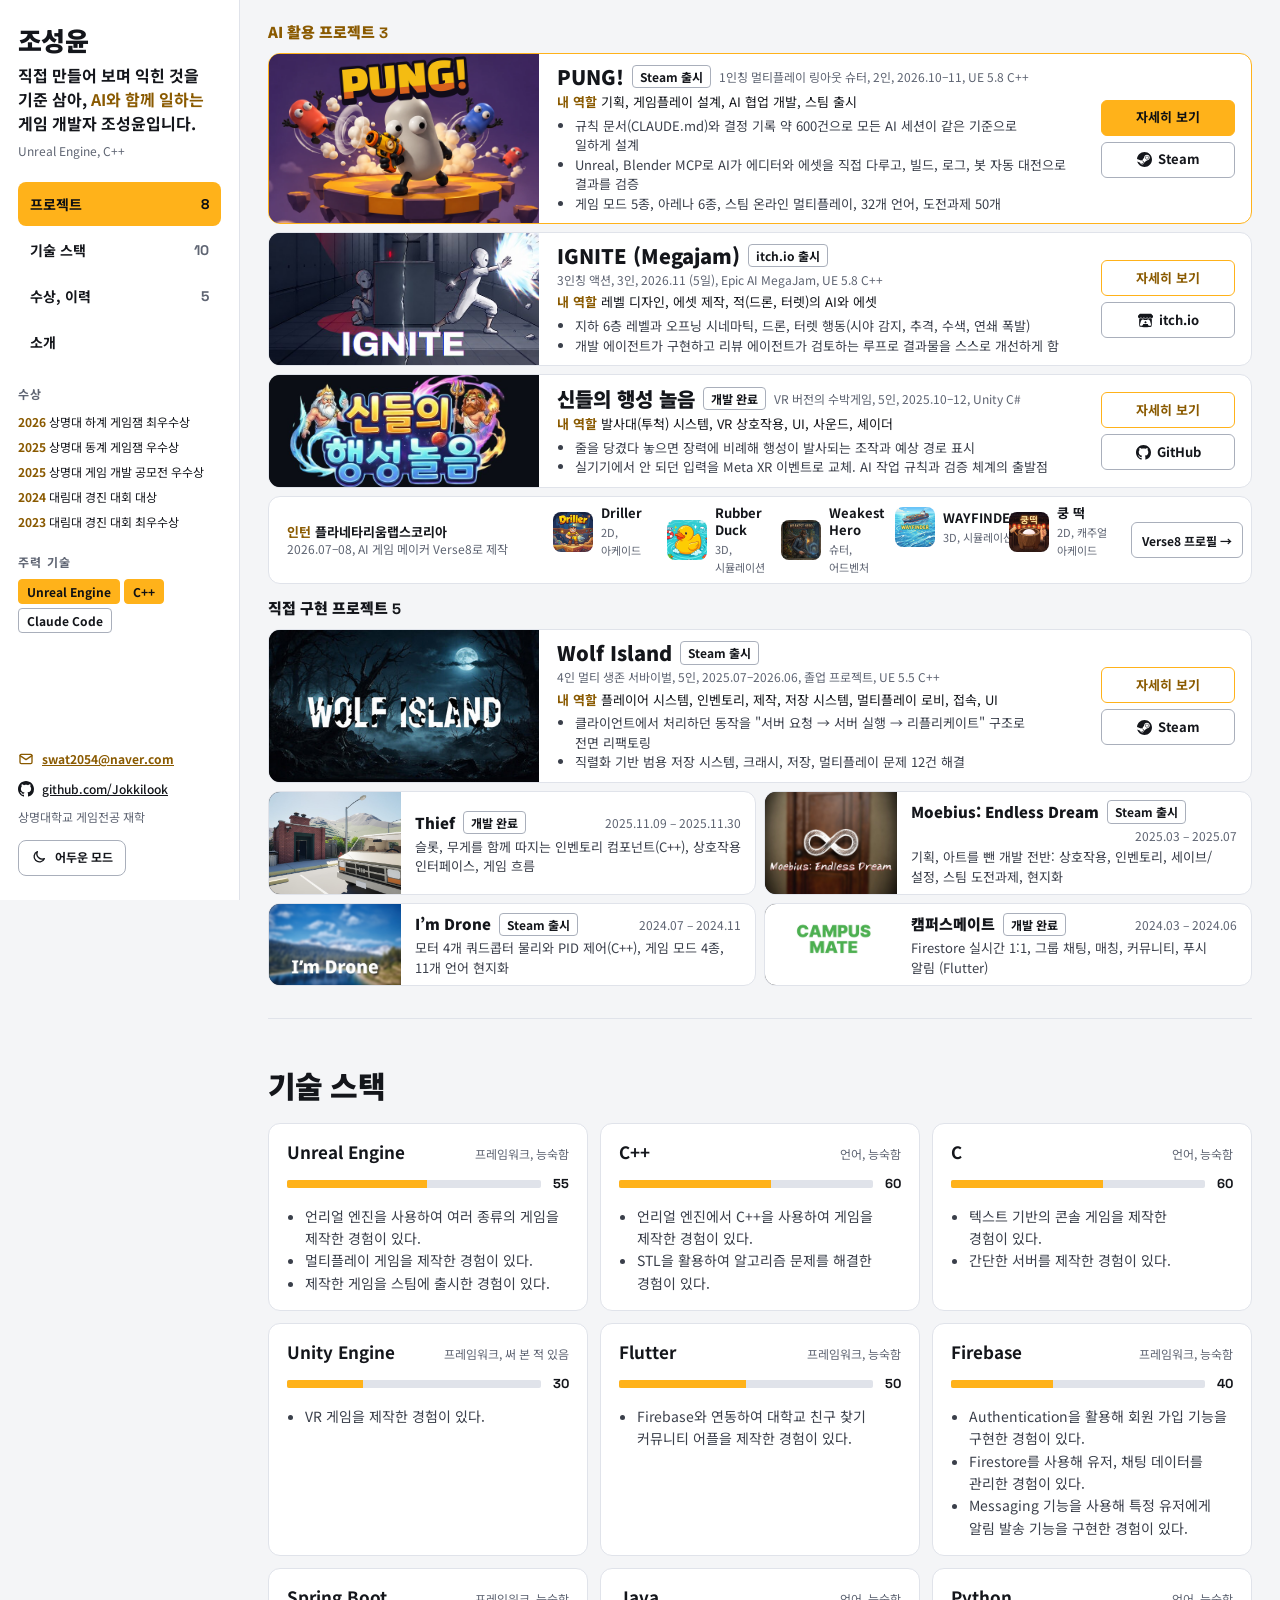
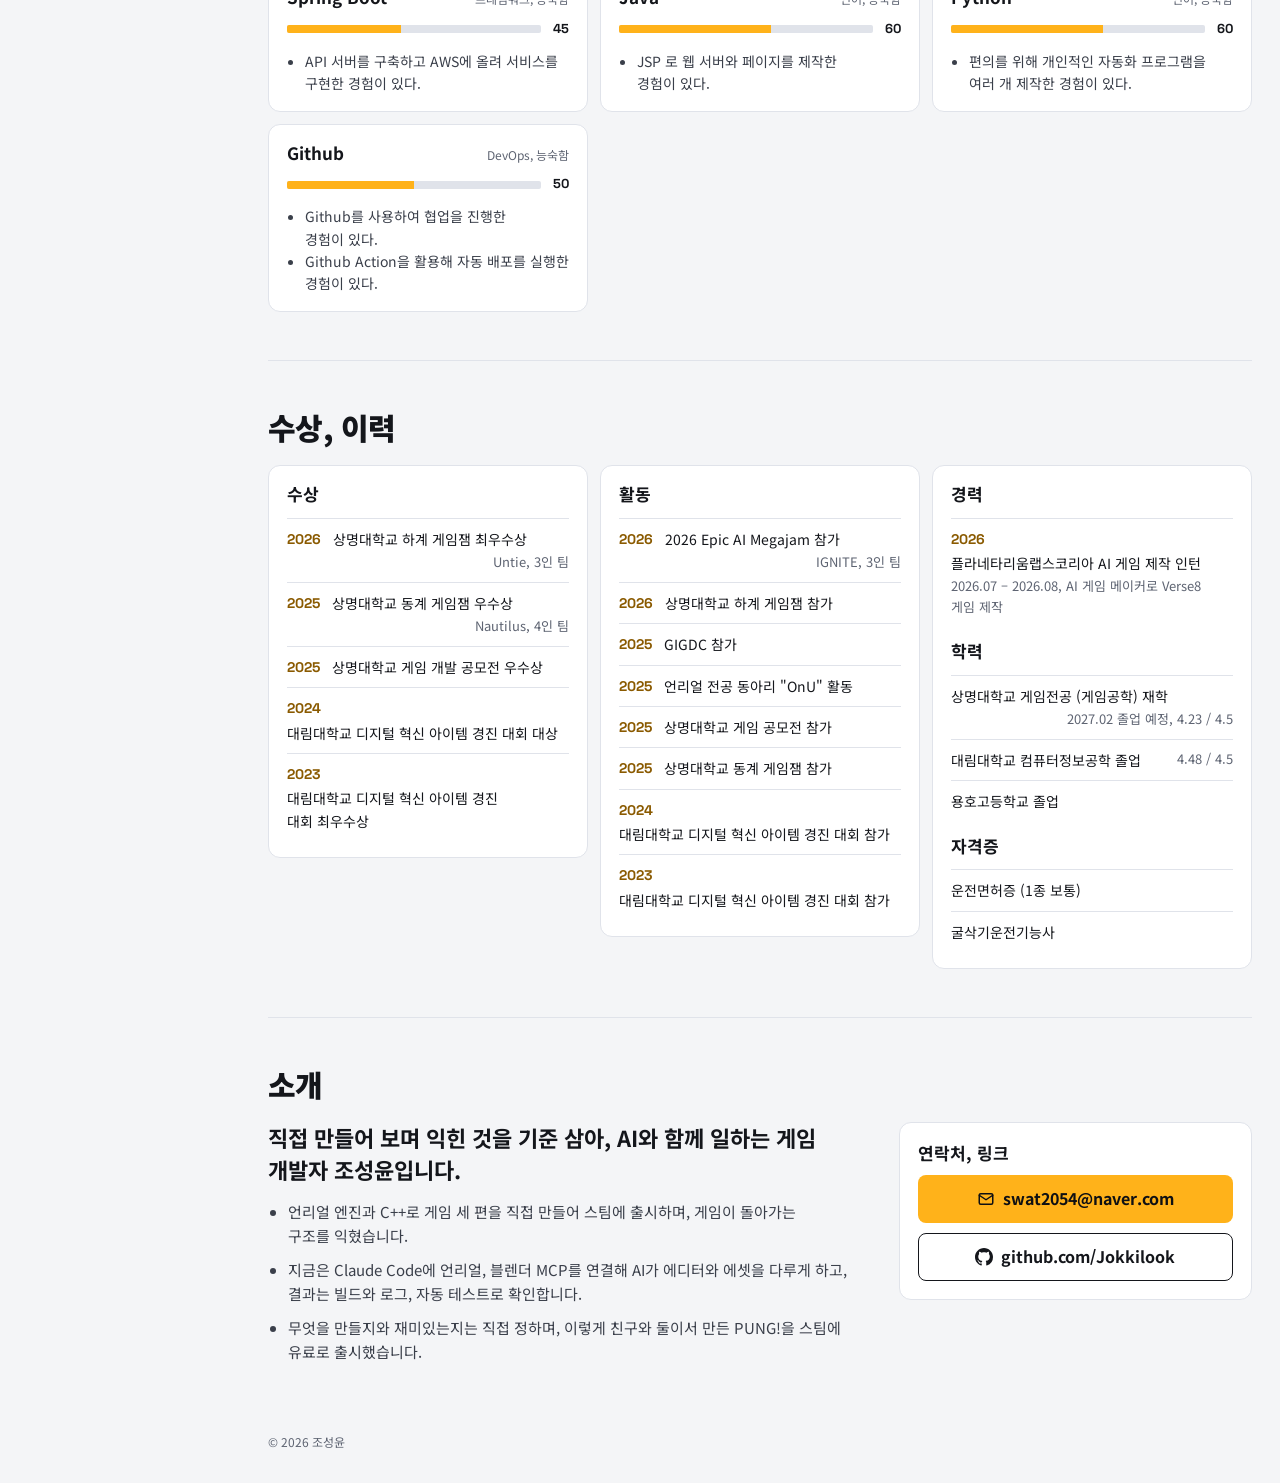
<file: index.html>
<!doctype html>
<html lang="ko">
<head>
  <meta charset="utf-8">
  <meta name="viewport" content="width=device-width, initial-scale=1">
  <title>조성윤, 게임 개발자 포트폴리오</title>
  <meta name="description" content="직접 만들어 보며 익힌 것을 기준 삼아 AI와 함께 일하는 게임 개발자 조성윤의 포트폴리오입니다.">
  <link rel="preconnect" href="https://fonts.googleapis.com">
  <link rel="preconnect" href="https://fonts.gstatic.com" crossorigin>
  <link href="https://fonts.googleapis.com/css2?family=Noto+Sans+KR:wght@400;500;700;900&family=Space+Grotesk:wght@500;700&display=swap" rel="stylesheet">
  <script>(function(){var t=null;try{t=localStorage.getItem('theme')}catch(e){}if(t!=='light'&&t!=='dark'){t=matchMedia('(prefers-color-scheme: light)').matches?'light':'dark'}document.documentElement.dataset.theme=t})();</script>
  <link rel="stylesheet" href="css/style.css?v=1795403365">
</head>
<body>
  <!-- rail:start (build.py가 생성) -->
  <aside class="rail">
    <div class="rail__top">
      <div>
        <a class="rail__name" href="#top">조성윤</a>
        <p class="rail__intro">직접 만들어 보며 익힌 것을 기준 삼아, <em>AI와 함께 일하는</em> 게임 개발자 조성윤입니다.</p>
        <div class="rail__role">Unreal Engine, C++</div>
      </div>
      <nav class="rail__nav" aria-label="섹션 이동">
        <a href="#top" class="is-active">프로젝트<span class="count">8</span></a>
        <a href="#skills">기술 스택<span class="count">10</span></a>
        <a href="#career">수상, 이력<span class="count">5</span></a>
        <a href="#about">소개</a>
      </nav>
      <div class="rail__block">
        <div class="eyebrow">수상</div>
        <ul>
          <li><b>2026</b> 상명대 하계 게임잼 최우수상</li>
          <li><b>2025</b> 상명대 동계 게임잼 우수상</li>
          <li><b>2025</b> 상명대 게임 개발 공모전 우수상</li>
          <li><b>2024</b> 대림대 경진 대회 대상</li>
          <li><b>2023</b> 대림대 경진 대회 최우수상</li>
        </ul>
      </div>
      <div class="rail__block">
        <div class="eyebrow">주력 기술</div>
        <ul class="chips">
          <li class="is-key">Unreal Engine</li>
          <li class="is-key">C++</li>
          <li>Claude Code</li>
        </ul>
      </div>
    </div>
    <div class="rail__bottom">
      <a class="icon-link" href="mailto:swat2054@naver.com"><svg viewBox="0 0 24 24" aria-hidden="true" fill="none" stroke="currentColor" stroke-width="2" stroke-linecap="round" stroke-linejoin="round"><rect x="3" y="5" width="18" height="14" rx="2"/><path d="M3 7l9 6 9-6"/></svg>swat2054@naver.com</a>
      <a class="icon-link plain" href="https://github.com/Jokkilook" target="_blank" rel="noopener"><svg viewBox="0 0 16 16" aria-hidden="true" fill="currentColor"><path d="M8 0C3.58 0 0 3.58 0 8c0 3.54 2.29 6.53 5.47 7.59.4.07.55-.17.55-.38 0-.19-.01-.82-.01-1.49-2.01.37-2.53-.49-2.69-.94-.09-.23-.48-.94-.82-1.13-.28-.15-.68-.52-.01-.53.63-.01 1.08.58 1.23.82.72 1.21 1.87.87 2.33.66.07-.52.28-.87.51-1.07-1.78-.2-3.64-.89-3.64-3.95 0-.87.31-1.59.82-2.15-.08-.2-.36-1.02.08-2.12 0 0 .67-.21 2.2.82.64-.18 1.32-.27 2-.27s1.36.09 2 .27c1.53-1.04 2.2-.82 2.2-.82.44 1.1.16 1.92.08 2.12.51.56.82 1.27.82 2.15 0 3.07-1.87 3.75-3.65 3.95.29.25.54.73.54 1.48 0 1.07-.01 1.93-.01 2.2 0 .21.15.46.55.38A8.01 8.01 0 0 0 16 8c0-4.42-3.58-8-8-8z"/></svg>github.com/Jokkilook</a>
      <span>상명대학교 게임전공 재학</span>
      <button type="button" class="theme-toggle" aria-label="밝은 모드와 어두운 모드 전환"><span class="when-dark"><svg viewBox="0 0 24 24" fill="none" stroke="currentColor" stroke-width="2" stroke-linecap="round" aria-hidden="true"><circle cx="12" cy="12" r="4"/><path d="M12 2v2M12 20v2M4.9 4.9l1.4 1.4M17.7 17.7l1.4 1.4M2 12h2M20 12h2M4.9 19.1l1.4-1.4M17.7 6.3l1.4-1.4"/></svg>밝은 모드</span><span class="when-light"><svg viewBox="0 0 24 24" fill="none" stroke="currentColor" stroke-width="2" stroke-linecap="round" stroke-linejoin="round" aria-hidden="true"><path d="M20 14.5A8 8 0 0 1 9.5 4a8 8 0 1 0 10.5 10.5z"/></svg>어두운 모드</span></button>
    </div>
  </aside>
        <!-- rail:end -->

  <main class="main">
    <div class="wrap">

      <section class="home" id="top">
        <!-- ai:start (build.py가 생성) -->
        <div class="group-head group-head--ai">
          <h2>AI 활용 프로젝트 <span class="count">3</span></h2>

        </div>
        <article class="row row--lead">
          <div class="row__media"><img src="assets/pung.png" alt="PUNG! 대표 이미지" loading="lazy"></div>
          <div class="row__body">
            <div class="row__head">
              <h3 class="row__title"><a href="projects/pung.html">PUNG!</a></h3>
              <span class="badge">Steam 출시</span>
              <span class="row__meta">1인칭 멀티플레이 링아웃 슈터, 2인, 2026.10–11, UE 5.8 C++</span>
            </div>
            <p class="row__role"><b>내 역할</b>기획, 게임플레이 설계, AI 협업 개발, 스팀 출시</p>
            <ul class="row__points"><li>규칙 문서(CLAUDE.md)와 결정 기록 약 600건으로 모든 AI 세션이 같은 기준으로 일하게 설계</li><li>Unreal, Blender MCP로 AI가 에디터와 에셋을 직접 다루고, 빌드, 로그, 봇 자동 대전으로 결과를 검증</li><li>게임 모드 5종, 아레나 6종, 스팀 온라인 멀티플레이, 32개 언어, 도전과제 50개</li></ul>
          </div>
          <div class="row__side"><a class="mini mini--primary" href="projects/pung.html">자세히 보기</a><a class="mini" href="https://store.steampowered.com/app/5458400/PUNG/" target="_blank" rel="noopener"><svg viewBox="0 0 24 24" aria-hidden="true" fill="currentColor"><path d="M11.979 0C5.678 0 .511 4.86.022 11.037l6.432 2.658c.545-.371 1.203-.59 1.912-.59.063 0 .125.004.188.006l2.861-4.142V8.91c0-2.495 2.028-4.524 4.524-4.524 2.494 0 4.524 2.031 4.524 4.527s-2.03 4.525-4.524 4.525h-.105l-4.076 2.911c0 .052.004.105.004.159 0 1.875-1.515 3.396-3.39 3.396-1.635 0-3.016-1.173-3.331-2.727L.436 15.27C1.862 20.307 6.486 24 11.979 24c6.627 0 11.999-5.373 11.999-12S18.605 0 11.979 0zM7.54 18.21l-1.473-.61c.262.543.714.999 1.314 1.25 1.297.539 2.793-.076 3.332-1.375.263-.63.264-1.319.005-1.949s-.75-1.121-1.377-1.383c-.624-.26-1.29-.249-1.878-.03l1.523.63c.956.4 1.409 1.5 1.009 2.455-.397.957-1.497 1.41-2.454 1.012H7.54zm11.415-9.303c0-1.662-1.353-3.015-3.015-3.015-1.665 0-3.015 1.353-3.015 3.015 0 1.665 1.35 3.015 3.015 3.015 1.663 0 3.015-1.35 3.015-3.015zm-5.273-.005c0-1.252 1.013-2.266 2.265-2.266 1.249 0 2.266 1.014 2.266 2.266 0 1.251-1.017 2.265-2.266 2.265-1.253 0-2.265-1.014-2.265-2.265z"/></svg>Steam</a></div>
        </article>
        <article class="row">
          <div class="row__media"><img src="assets/covers/ignite.jpg" alt="IGNITE (Megajam) 대표 이미지" loading="lazy" style="object-position: 50% 100%"></div>
          <div class="row__body">
            <div class="row__head">
              <h3 class="row__title"><a href="projects/ignite.html">IGNITE (Megajam)</a></h3>
              <span class="badge">itch.io 출시</span>
              <span class="row__meta">3인칭 액션, 3인, 2026.11 (5일), Epic AI MegaJam, UE 5.8 C++</span>
            </div>
            <p class="row__role"><b>내 역할</b>레벨 디자인, 에셋 제작, 적(드론, 터렛)의 AI와 에셋</p>
            <ul class="row__points"><li>지하 6층 레벨과 오프닝 시네마틱, 드론, 터렛 행동(시야 감지, 추격, 수색, 연쇄 폭발)</li><li>개발 에이전트가 구현하고 리뷰 에이전트가 검토하는 루프로 결과물을 스스로 개선하게 함</li></ul>
          </div>
          <div class="row__side"><a class="mini mini--accent" href="projects/ignite.html">자세히 보기</a><a class="mini" href="https://jokkilook.itch.io/ignite" target="_blank" rel="noopener"><svg viewBox="0 0 24 24" aria-hidden="true" fill="currentColor"><path d="M3.13 1.338C2.08 1.96.02 4.328 0 4.95v1.03c0 1.303 1.22 2.45 2.325 2.45 1.33 0 2.436-1.102 2.436-2.41 0 1.308 1.07 2.41 2.4 2.41 1.328 0 2.362-1.102 2.362-2.41 0 1.308 1.137 2.41 2.466 2.41h.024c1.33 0 2.466-1.102 2.466-2.41 0 1.308 1.034 2.41 2.363 2.41 1.33 0 2.4-1.102 2.4-2.41 0 1.308 1.106 2.41 2.435 2.41C22.78 8.43 24 7.282 24 5.98V4.95c-.02-.62-2.082-2.99-3.13-3.612-3.253-.114-5.508-.134-8.87-.133-3.362 0-7.945.053-8.87.133zm6.376 6.477a2.74 2.74 0 0 1-.468.602c-.5.49-1.19.795-1.947.795a2.786 2.786 0 0 1-1.95-.795c-.182-.178-.32-.37-.446-.59-.127.222-.303.412-.486.59a2.788 2.788 0 0 1-1.95.795c-.092 0-.187-.025-.264-.052-.107 1.113-.152 2.176-.168 2.95v.005l-.006 1.167c.02 2.334-.23 7.564 1.03 8.85 1.952.454 5.545.662 9.15.663 3.605 0 7.198-.21 9.15-.664 1.26-1.284 1.01-6.514 1.03-8.848l-.006-1.167v-.004c-.016-.775-.06-1.838-.168-2.95-.077.026-.172.052-.263.052a2.788 2.788 0 0 1-1.95-.795c-.184-.178-.36-.368-.486-.59-.127.22-.265.412-.447.59a2.786 2.786 0 0 1-1.95.794c-.76 0-1.446-.303-1.948-.793a2.74 2.74 0 0 1-.468-.602 2.738 2.738 0 0 1-.463.602 2.787 2.787 0 0 1-1.95.794h-.16a2.787 2.787 0 0 1-1.95-.793 2.738 2.738 0 0 1-.464-.602zm-2.004 2.59v.002c.795.002 1.5 0 2.373.953.687-.072 1.406-.108 2.125-.107.72 0 1.438.035 2.125.107.873-.953 1.578-.95 2.372-.953.376 0 1.876 0 2.92 2.934l1.123 4.028c.832 2.995-.266 3.068-1.636 3.07-2.03-.075-3.156-1.55-3.156-3.025-1.124.184-2.436.276-3.748.277-1.312 0-2.624-.093-3.748-.277 0 1.475-1.125 2.95-3.156 3.026-1.37-.004-2.468-.077-1.636-3.072l1.122-4.027c1.045-2.934 2.545-2.934 2.92-2.934zM12 12.714c-.002.002-2.14 1.964-2.523 2.662l1.4-.056v1.22c0 .056.56.033 1.123.007.562.026 1.124.05 1.124-.008v-1.22l1.4.055C14.138 14.677 12 12.713 12 12.713z"/></svg>itch.io</a></div>
        </article>
        <article class="row">
          <div class="row__media"><img src="assets/covers/planet.jpg" alt="신들의 행성 놀음 대표 이미지" loading="lazy"></div>
          <div class="row__body">
            <div class="row__head">
              <h3 class="row__title"><a href="projects/planet.html">신들의 행성 놀음</a></h3>
              <span class="badge">개발 완료</span>
              <span class="row__meta">VR 버전의 수박게임, 5인, 2025.10–12, Unity C#</span>
            </div>
            <p class="row__role"><b>내 역할</b>발사대(투척) 시스템, VR 상호작용, UI, 사운드, 셰이더</p>
            <ul class="row__points"><li>줄을 당겼다 놓으면 장력에 비례해 행성이 발사되는 조작과 예상 경로 표시</li><li>실기기에서 안 되던 입력을 Meta XR 이벤트로 교체. AI 작업 규칙과 검증 체계의 출발점</li></ul>
          </div>
          <div class="row__side"><a class="mini mini--accent" href="projects/planet.html">자세히 보기</a><a class="mini" href="https://github.com/Jokkilook/Planet" target="_blank" rel="noopener"><svg viewBox="0 0 16 16" aria-hidden="true" fill="currentColor"><path d="M8 0C3.58 0 0 3.58 0 8c0 3.54 2.29 6.53 5.47 7.59.4.07.55-.17.55-.38 0-.19-.01-.82-.01-1.49-2.01.37-2.53-.49-2.69-.94-.09-.23-.48-.94-.82-1.13-.28-.15-.68-.52-.01-.53.63-.01 1.08.58 1.23.82.72 1.21 1.87.87 2.33.66.07-.52.28-.87.51-1.07-1.78-.2-3.64-.89-3.64-3.95 0-.87.31-1.59.82-2.15-.08-.2-.36-1.02.08-2.12 0 0 .67-.21 2.2.82.64-.18 1.32-.27 2-.27s1.36.09 2 .27c1.53-1.04 2.2-.82 2.2-.82.44 1.1.16 1.92.08 2.12.51.56.82 1.27.82 2.15 0 3.07-1.87 3.75-3.65 3.95.29.25.54.73.54 1.48 0 1.07-.01 1.93-.01 2.2 0 .21.15.46.55.38A8.01 8.01 0 0 0 16 8c0-4.42-3.58-8-8-8z"/></svg>GitHub</a></div>
        </article>
        <!-- ai:end -->

        <div class="intern panel">
          <div class="intern__label">
            <strong><b>인턴</b> 플라네타리움랩스코리아</strong>
            <span>2026.07–08, AI 게임 메이커 Verse8로 제작</span>
          </div>
          <ul class="intern__games">
            <li><a href="https://verse8.io/x9L8X6b" target="_blank" rel="noopener"><img src="assets/verse8/driller.jpg" width="40" height="40" alt=""><span><strong>Driller</strong><small>2D, 아케이드</small></span></a></li>
            <li><a href="https://verse8.io/i7d7y2V" target="_blank" rel="noopener"><img src="assets/verse8/rubber-duck.jpg" width="40" height="40" alt=""><span><strong>Rubber Duck</strong><small>3D, 시뮬레이션</small></span></a></li>
            <li><a href="https://verse8.io/h7D5k6D" target="_blank" rel="noopener"><img src="assets/verse8/weakest-hero.jpg" width="40" height="40" alt=""><span><strong>Weakest Hero</strong><small>슈터, 어드벤처</small></span></a></li>
            <li><a href="https://verse8.io/A8D2V4D" target="_blank" rel="noopener"><img src="assets/verse8/wayfinder.jpg" width="40" height="40" alt=""><span><strong>WAYFINDER</strong><small>3D, 시뮬레이션</small></span></a></li>
            <li><a href="https://verse8.io/Z8P2u5K" target="_blank" rel="noopener"><img src="assets/verse8/kungtteok.jpg" width="40" height="40" alt=""><span><strong>쿵 떡</strong><small>2D, 캐주얼 아케이드</small></span></a></li>
          </ul>
          <a class="mini" href="https://verse8.io/@jokkilooks#creations" target="_blank" rel="noopener">Verse8 프로필 →</a>
        </div>

        <!-- hand:start (build.py가 생성) -->
        <div class="group-head group-head--hand">
          <h2>직접 구현 프로젝트 <span class="count">5</span></h2>

        </div>
        <article class="row">
          <div class="row__media"><img src="assets/covers/wolf-island.jpg" alt="Wolf Island 대표 이미지" loading="lazy"></div>
          <div class="row__body">
            <div class="row__head">
              <h3 class="row__title"><a href="projects/wolf-island.html">Wolf Island</a></h3>
              <span class="badge">Steam 출시</span>
              <span class="row__meta">4인 멀티 생존 서바이벌, 5인, 2025.07–2026.06, 졸업 프로젝트, UE 5.5 C++</span>
            </div>
            <p class="row__role"><b>내 역할</b>플레이어 시스템, 인벤토리, 제작, 저장 시스템, 멀티플레이 로비, 접속, UI</p>
            <ul class="row__points"><li>클라이언트에서 처리하던 동작을 "서버 요청 → 서버 실행 → 리플리케이트" 구조로 전면 리팩토링</li><li>직렬화 기반 범용 저장 시스템, 크래시, 저장, 멀티플레이 문제 12건 해결</li></ul>
          </div>
          <div class="row__side"><a class="mini mini--accent" href="projects/wolf-island.html">자세히 보기</a><a class="mini" href="https://store.steampowered.com/app/4729580/Wolf_Island/" target="_blank" rel="noopener"><svg viewBox="0 0 24 24" aria-hidden="true" fill="currentColor"><path d="M11.979 0C5.678 0 .511 4.86.022 11.037l6.432 2.658c.545-.371 1.203-.59 1.912-.59.063 0 .125.004.188.006l2.861-4.142V8.91c0-2.495 2.028-4.524 4.524-4.524 2.494 0 4.524 2.031 4.524 4.527s-2.03 4.525-4.524 4.525h-.105l-4.076 2.911c0 .052.004.105.004.159 0 1.875-1.515 3.396-3.39 3.396-1.635 0-3.016-1.173-3.331-2.727L.436 15.27C1.862 20.307 6.486 24 11.979 24c6.627 0 11.999-5.373 11.999-12S18.605 0 11.979 0zM7.54 18.21l-1.473-.61c.262.543.714.999 1.314 1.25 1.297.539 2.793-.076 3.332-1.375.263-.63.264-1.319.005-1.949s-.75-1.121-1.377-1.383c-.624-.26-1.29-.249-1.878-.03l1.523.63c.956.4 1.409 1.5 1.009 2.455-.397.957-1.497 1.41-2.454 1.012H7.54zm11.415-9.303c0-1.662-1.353-3.015-3.015-3.015-1.665 0-3.015 1.353-3.015 3.015 0 1.665 1.35 3.015 3.015 3.015 1.663 0 3.015-1.35 3.015-3.015zm-5.273-.005c0-1.252 1.013-2.266 2.265-2.266 1.249 0 2.266 1.014 2.266 2.266 0 1.251-1.017 2.265-2.266 2.265-1.253 0-2.265-1.014-2.265-2.265z"/></svg>Steam</a></div>
        </article>
        <div class="pcards">
          <a class="pcard" href="projects/thief.html">
            <span class="pcard__media"><img src="assets/covers/thief.jpg" alt="Thief 대표 이미지" loading="lazy"></span>
            <span class="pcard__body">
              <span class="pcard__head"><strong>Thief</strong><span class="badge">개발 완료</span><span class="pcard__period">2025.11.09 – 2025.11.30</span></span>
              <span class="pcard__brief">슬롯, 무게를 함께 따지는 인벤토리 컴포넌트(C++), 상호작용 인터페이스, 게임 흐름</span>
            </span>
          </a>
          <a class="pcard" href="projects/moebius.html">
            <span class="pcard__media"><img src="assets/covers/moebius.jpg" alt="Moebius: Endless Dream 대표 이미지" loading="lazy"></span>
            <span class="pcard__body">
              <span class="pcard__head"><strong>Moebius: Endless Dream</strong><span class="badge">Steam 출시</span><span class="pcard__period">2025.03 – 2025.07</span></span>
              <span class="pcard__brief">기획, 아트를 뺀 개발 전반: 상호작용, 인벤토리, 세이브/설정, 스팀 도전과제, 현지화</span>
            </span>
          </a>
          <a class="pcard" href="projects/im-drone.html">
            <span class="pcard__media"><img src="assets/covers/im-drone.jpg" alt="I’m Drone 대표 이미지" loading="lazy"></span>
            <span class="pcard__body">
              <span class="pcard__head"><strong>I’m Drone</strong><span class="badge">Steam 출시</span><span class="pcard__period">2024.07 – 2024.11</span></span>
              <span class="pcard__brief">모터 4개 쿼드콥터 물리와 PID 제어(C++), 게임 모드 4종, 11개 언어 현지화</span>
            </span>
          </a>
          <a class="pcard" href="projects/campusmate.html">
            <span class="pcard__media"><img src="assets/covers/campusmate.jpg" alt="캠퍼스메이트 대표 이미지" loading="lazy"></span>
            <span class="pcard__body">
              <span class="pcard__head"><strong>캠퍼스메이트</strong><span class="badge">개발 완료</span><span class="pcard__period">2024.03 – 2024.06</span></span>
              <span class="pcard__brief">Firestore 실시간 1:1, 그룹 채팅, 매칭, 커뮤니티, 푸시 알림 (Flutter)</span>
            </span>
          </a>
        </div>
        <!-- hand:end -->
      </section>

      <section class="section" id="skills">
        <h2 class="h1">기술 스택</h2>
        <div class="skills">
          <div class="skill panel">
            <div class="skill__head"><h3 class="h3">Unreal Engine</h3><span class="skill__kind">프레임워크, 능숙함</span></div>
            <div class="skill__bar"><span class="skill__track"><span class="skill__fill" style="width: 55%"></span></span>55</div>
            <ul>
              <li>언리얼 엔진을 사용하여 여러 종류의 게임을 제작한 경험이 있다.</li>
              <li>멀티플레이 게임을 제작한 경험이 있다.</li>
              <li>제작한 게임을 스팀에 출시한 경험이 있다.</li>
            </ul>
          </div>
          <div class="skill panel">
            <div class="skill__head"><h3 class="h3">C++</h3><span class="skill__kind">언어, 능숙함</span></div>
            <div class="skill__bar"><span class="skill__track"><span class="skill__fill" style="width: 60%"></span></span>60</div>
            <ul>
              <li>언리얼 엔진에서 C++을 사용하여 게임을 제작한 경험이 있다.</li>
              <li>STL을 활용하여 알고리즘 문제를 해결한 경험이 있다.</li>
            </ul>
          </div>
          <div class="skill panel">
            <div class="skill__head"><h3 class="h3">C</h3><span class="skill__kind">언어, 능숙함</span></div>
            <div class="skill__bar"><span class="skill__track"><span class="skill__fill" style="width: 60%"></span></span>60</div>
            <ul>
              <li>텍스트 기반의 콘솔 게임을 제작한 경험이 있다.</li>
              <li>간단한 서버를 제작한 경험이 있다.</li>
            </ul>
          </div>
          <div class="skill panel">
            <div class="skill__head"><h3 class="h3">Unity Engine</h3><span class="skill__kind">프레임워크, 써 본 적 있음</span></div>
            <div class="skill__bar"><span class="skill__track"><span class="skill__fill" style="width: 30%"></span></span>30</div>
            <ul>
              <li>VR 게임을 제작한 경험이 있다.</li>
            </ul>
          </div>
          <div class="skill panel">
            <div class="skill__head"><h3 class="h3">Flutter</h3><span class="skill__kind">프레임워크, 능숙함</span></div>
            <div class="skill__bar"><span class="skill__track"><span class="skill__fill" style="width: 50%"></span></span>50</div>
            <ul>
              <li>Firebase와 연동하여 대학교 친구 찾기 커뮤니티 어플을 제작한 경험이 있다.</li>
            </ul>
          </div>
          <div class="skill panel">
            <div class="skill__head"><h3 class="h3">Firebase</h3><span class="skill__kind">프레임워크, 능숙함</span></div>
            <div class="skill__bar"><span class="skill__track"><span class="skill__fill" style="width: 40%"></span></span>40</div>
            <ul>
              <li>Authentication을 활용해 회원 가입 기능을 구현한 경험이 있다.</li>
              <li>Firestore를 사용해 유저, 채팅 데이터를 관리한 경험이 있다.</li>
              <li>Messaging 기능을 사용해 특정 유저에게 알림 발송 기능을 구현한 경험이 있다.</li>
            </ul>
          </div>
          <div class="skill panel">
            <div class="skill__head"><h3 class="h3">Spring Boot</h3><span class="skill__kind">프레임워크, 능숙함</span></div>
            <div class="skill__bar"><span class="skill__track"><span class="skill__fill" style="width: 45%"></span></span>45</div>
            <ul>
              <li>API 서버를 구축하고 AWS에 올려 서비스를 구현한 경험이 있다.</li>
            </ul>
          </div>
          <div class="skill panel">
            <div class="skill__head"><h3 class="h3">Java</h3><span class="skill__kind">언어, 능숙함</span></div>
            <div class="skill__bar"><span class="skill__track"><span class="skill__fill" style="width: 60%"></span></span>60</div>
            <ul>
              <li>JSP 로 웹 서버와 페이지를 제작한 경험이 있다.</li>
            </ul>
          </div>
          <div class="skill panel">
            <div class="skill__head"><h3 class="h3">Python</h3><span class="skill__kind">언어, 능숙함</span></div>
            <div class="skill__bar"><span class="skill__track"><span class="skill__fill" style="width: 60%"></span></span>60</div>
            <ul>
              <li>편의를 위해 개인적인 자동화 프로그램을 여러 개 제작한 경험이 있다.</li>
            </ul>
          </div>
          <div class="skill panel">
            <div class="skill__head"><h3 class="h3">Github</h3><span class="skill__kind">DevOps, 능숙함</span></div>
            <div class="skill__bar"><span class="skill__track"><span class="skill__fill" style="width: 50%"></span></span>50</div>
            <ul>
              <li>Github를 사용하여 협업을 진행한 경험이 있다.</li>
              <li>Github Action을 활용해 자동 배포를 실행한 경험이 있다.</li>
            </ul>
          </div>
        </div>
      </section>

      <section class="section" id="career">
        <h2 class="h1">수상, 이력</h2>
        <div class="career">
          <div class="career__card panel">
            <h3 class="h3">수상</h3>
            <ul class="career__list">
              <li><span class="when">2026</span>상명대학교 하계 게임잼 최우수상<span class="sub">Untie, 3인 팀</span></li>
              <li><span class="when">2025</span>상명대학교 동계 게임잼 우수상<span class="sub">Nautilus, 4인 팀</span></li>
              <li><span class="when">2025</span>상명대학교 게임 개발 공모전 우수상</li>
              <li><span class="when">2024</span>대림대학교 디지털 혁신 아이템 경진 대회 대상</li>
              <li><span class="when">2023</span>대림대학교 디지털 혁신 아이템 경진 대회 최우수상</li>
            </ul>
          </div>
          <div class="career__card panel">
            <h3 class="h3">활동</h3>
            <ul class="career__list">
              <li><span class="when">2026</span>2026 Epic AI Megajam 참가<span class="sub">IGNITE, 3인 팀</span></li>
              <li><span class="when">2026</span>상명대학교 하계 게임잼 참가</li>
              <li><span class="when">2025</span>GIGDC 참가</li>
              <li><span class="when">2025</span>언리얼 전공 동아리 "OnU" 활동</li>
              <li><span class="when">2025</span>상명대학교 게임 공모전 참가</li>
              <li><span class="when">2025</span>상명대학교 동계 게임잼 참가</li>
              <li><span class="when">2024</span>대림대학교 디지털 혁신 아이템 경진 대회 참가</li>
              <li><span class="when">2023</span>대림대학교 디지털 혁신 아이템 경진 대회 참가</li>
            </ul>
          </div>
          <div class="career__card panel">
            <h3 class="h3">경력</h3>
            <ul class="career__list">
              <li><span class="when">2026</span>플라네타리움랩스코리아 AI 게임 제작 인턴<span class="sub">2026.07 – 2026.08, AI 게임 메이커로 Verse8 게임 제작</span></li>
            </ul>
            <h3 class="h3">학력</h3>
            <ul class="career__list">
              <li>상명대학교 게임전공 (게임공학) 재학<span class="sub">2027.02 졸업 예정, 4.23 / 4.5</span></li>
              <li>대림대학교 컴퓨터정보공학 졸업<span class="sub">4.48 / 4.5</span></li>
              <li>용호고등학교 졸업</li>
            </ul>
            <h3 class="h3">자격증</h3>
            <ul class="career__list">
              <li>운전면허증 (1종 보통)</li>
              <li>굴삭기운전기능사</li>
            </ul>
          </div>
        </div>
      </section>

      <section class="section" id="about">
        <h2 class="h1">소개</h2>
        <div class="about">
          <div class="about__text">
            <p class="about__headline">직접 만들어 보며 익힌 것을 기준 삼아, AI와 함께 일하는 게임 개발자 조성윤입니다.</p>
            <ul class="about__points">
              <li>언리얼 엔진과 C++로 게임 세 편을 직접 만들어 스팀에 출시하며, 게임이 돌아가는 구조를 익혔습니다.</li>
              <li>지금은 Claude Code에 언리얼, 블렌더 MCP를 연결해 AI가 에디터와 에셋을 다루게 하고, 결과는 빌드와 로그, 자동 테스트로 확인합니다.</li>
              <li>무엇을 만들지와 재미있는지는 직접 정하며, 이렇게 친구와 둘이서 만든 PUNG!을 스팀에 유료로 출시했습니다.</li>
            </ul>
          </div>
          <div class="about__contact panel">
            <h3 class="h3">연락처, 링크</h3>
            <a class="btn btn--primary" href="mailto:swat2054@naver.com"><svg viewBox="0 0 24 24" aria-hidden="true" fill="none" stroke="currentColor" stroke-width="2" stroke-linecap="round" stroke-linejoin="round"><rect x="3" y="5" width="18" height="14" rx="2"/><path d="M3 7l9 6 9-6"/></svg>swat2054@naver.com</a>
            <a class="btn btn--ghost" href="https://github.com/Jokkilook" target="_blank" rel="noopener"><svg viewBox="0 0 16 16" aria-hidden="true" fill="currentColor"><path d="M8 0C3.58 0 0 3.58 0 8c0 3.54 2.29 6.53 5.47 7.59.4.07.55-.17.55-.38 0-.19-.01-.82-.01-1.49-2.01.37-2.53-.49-2.69-.94-.09-.23-.48-.94-.82-1.13-.28-.15-.68-.52-.01-.53.63-.01 1.08.58 1.23.82.72 1.21 1.87.87 2.33.66.07-.52.28-.87.51-1.07-1.78-.2-3.64-.89-3.64-3.95 0-.87.31-1.59.82-2.15-.08-.2-.36-1.02.08-2.12 0 0 .67-.21 2.2.82.64-.18 1.32-.27 2-.27s1.36.09 2 .27c1.53-1.04 2.2-.82 2.2-.82.44 1.1.16 1.92.08 2.12.51.56.82 1.27.82 2.15 0 3.07-1.87 3.75-3.65 3.95.29.25.54.73.54 1.48 0 1.07-.01 1.93-.01 2.2 0 .21.15.46.55.38A8.01 8.01 0 0 0 16 8c0-4.42-3.58-8-8-8z"/></svg>github.com/Jokkilook</a>
          </div>
        </div>
      </section>

      <div class="footer">© 2026 조성윤</div>
    </div>
  </main>
<script src="js/main.js?v=1795403365"></script>
</body>
</html>
</file>
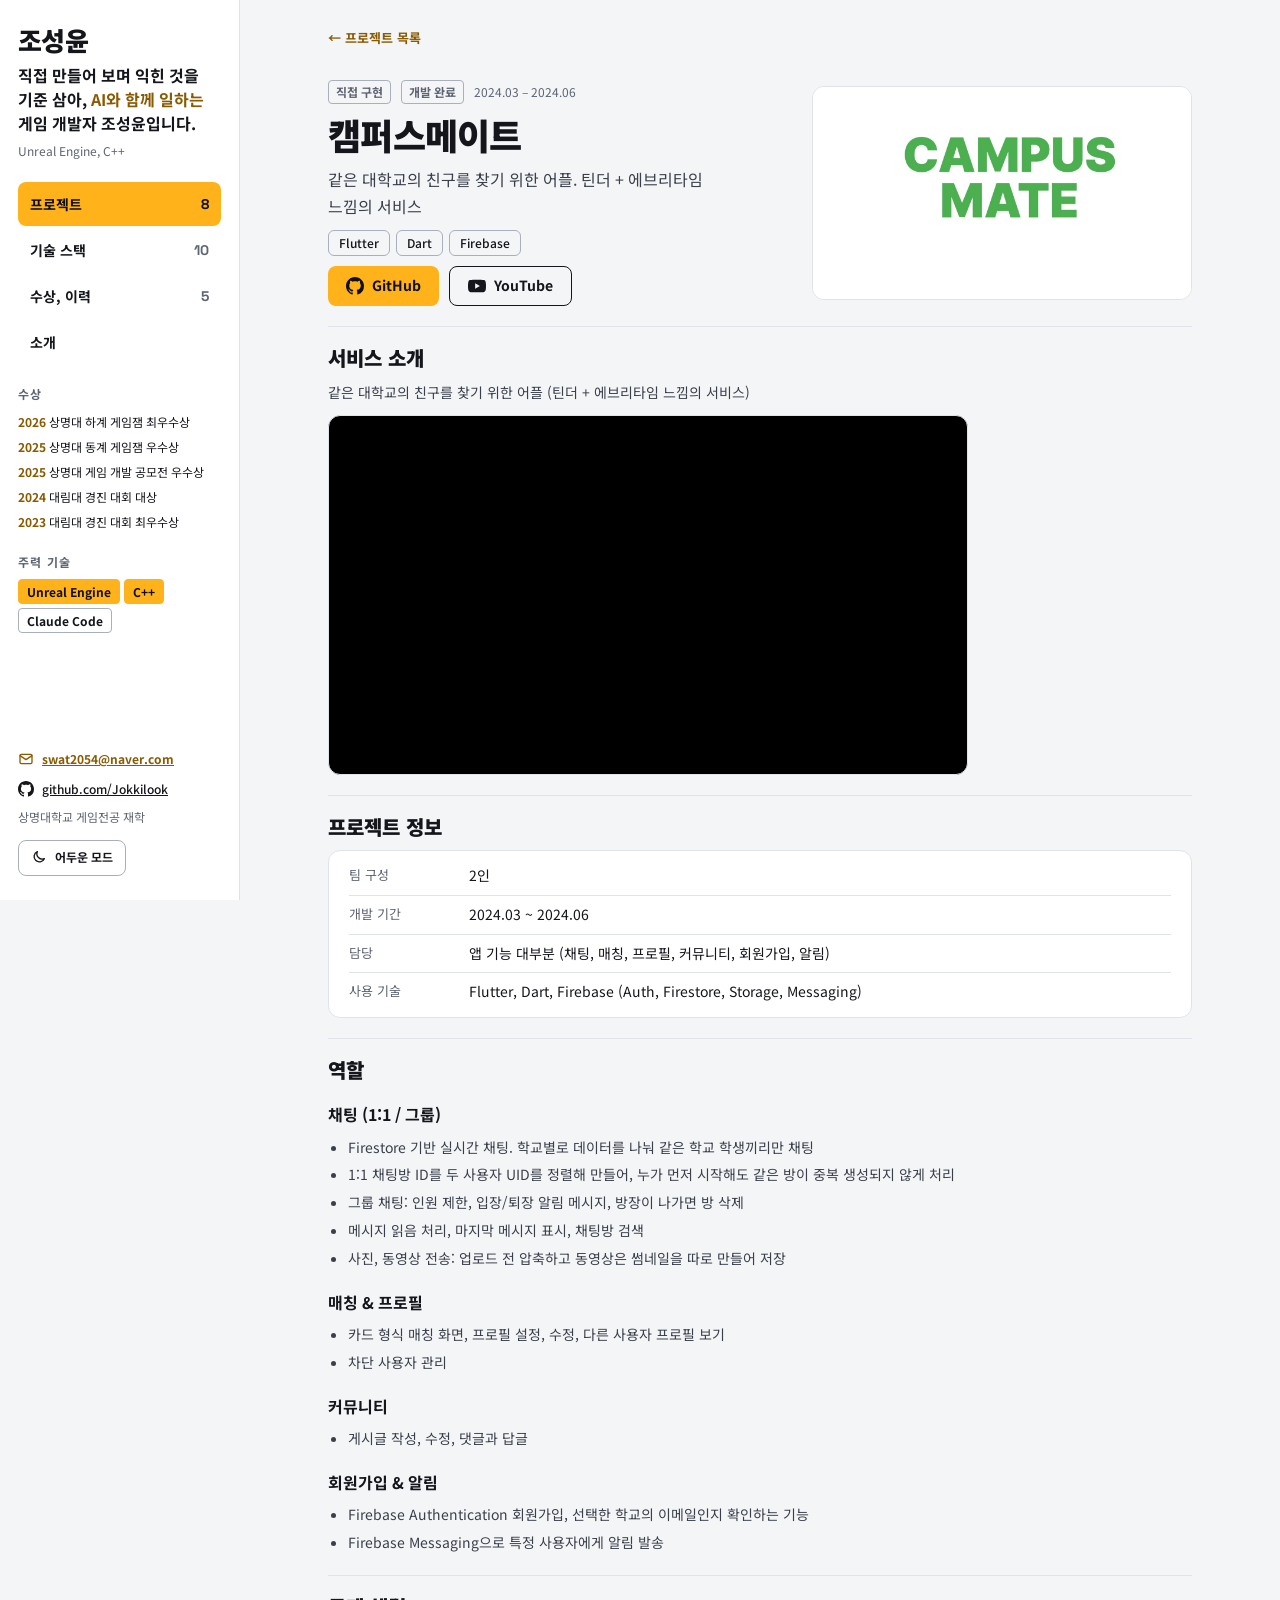
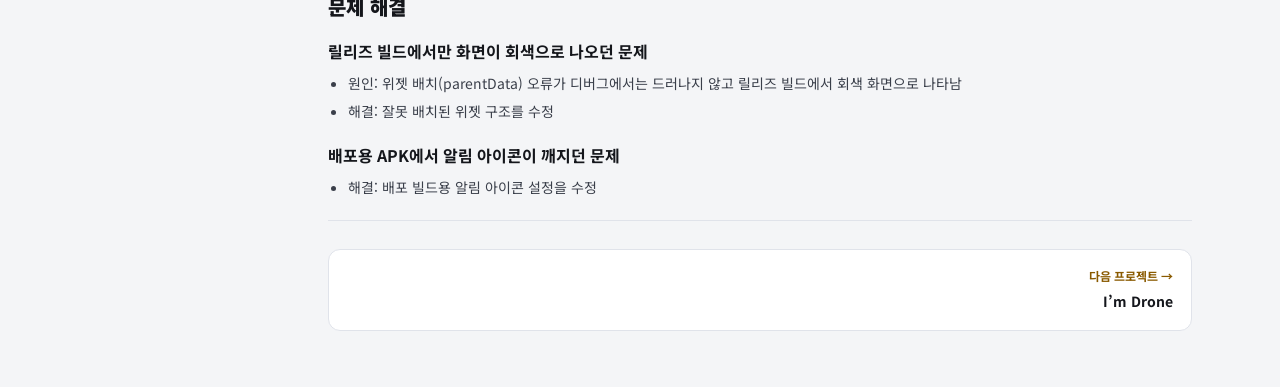
<file: projects/campusmate.html>
<!doctype html>
<html lang="ko">
<head>
  <meta charset="utf-8">
  <meta name="viewport" content="width=device-width, initial-scale=1">
  <title>캠퍼스메이트, 조성윤 포트폴리오</title>
  <meta name="description" content="같은 대학교의 친구를 찾기 위한 어플. 틴더 + 에브리타임 느낌의 서비스">
  <link rel="preconnect" href="https://fonts.googleapis.com">
  <link rel="preconnect" href="https://fonts.gstatic.com" crossorigin>
  <link href="https://fonts.googleapis.com/css2?family=Noto+Sans+KR:wght@400;500;700;900&family=Space+Grotesk:wght@500;700&display=swap" rel="stylesheet">
  <script>(function(){var t=null;try{t=localStorage.getItem('theme')}catch(e){}if(t!=='light'&&t!=='dark'){t=matchMedia('(prefers-color-scheme: light)').matches?'light':'dark'}document.documentElement.dataset.theme=t})();</script>
  <link rel="stylesheet" href="../css/style.css?v=1795403365">
</head>
<body>
  <aside class="rail">
    <div class="rail__top">
      <div>
        <a class="rail__name" href="../index.html#top">조성윤</a>
        <p class="rail__intro">직접 만들어 보며 익힌 것을 기준 삼아, <em>AI와 함께 일하는</em> 게임 개발자 조성윤입니다.</p>
        <div class="rail__role">Unreal Engine, C++</div>
      </div>
      <nav class="rail__nav" aria-label="섹션 이동">
        <a href="../index.html#top" class="is-active">프로젝트<span class="count">8</span></a>
        <a href="../index.html#skills">기술 스택<span class="count">10</span></a>
        <a href="../index.html#career">수상, 이력<span class="count">5</span></a>
        <a href="../index.html#about">소개</a>
      </nav>
      <div class="rail__block">
        <div class="eyebrow">수상</div>
        <ul>
          <li><b>2026</b> 상명대 하계 게임잼 최우수상</li>
          <li><b>2025</b> 상명대 동계 게임잼 우수상</li>
          <li><b>2025</b> 상명대 게임 개발 공모전 우수상</li>
          <li><b>2024</b> 대림대 경진 대회 대상</li>
          <li><b>2023</b> 대림대 경진 대회 최우수상</li>
        </ul>
      </div>
      <div class="rail__block">
        <div class="eyebrow">주력 기술</div>
        <ul class="chips">
          <li class="is-key">Unreal Engine</li>
          <li class="is-key">C++</li>
          <li>Claude Code</li>
        </ul>
      </div>
    </div>
    <div class="rail__bottom">
      <a class="icon-link" href="mailto:swat2054@naver.com"><svg viewBox="0 0 24 24" aria-hidden="true" fill="none" stroke="currentColor" stroke-width="2" stroke-linecap="round" stroke-linejoin="round"><rect x="3" y="5" width="18" height="14" rx="2"/><path d="M3 7l9 6 9-6"/></svg>swat2054@naver.com</a>
      <a class="icon-link plain" href="https://github.com/Jokkilook" target="_blank" rel="noopener"><svg viewBox="0 0 16 16" aria-hidden="true" fill="currentColor"><path d="M8 0C3.58 0 0 3.58 0 8c0 3.54 2.29 6.53 5.47 7.59.4.07.55-.17.55-.38 0-.19-.01-.82-.01-1.49-2.01.37-2.53-.49-2.69-.94-.09-.23-.48-.94-.82-1.13-.28-.15-.68-.52-.01-.53.63-.01 1.08.58 1.23.82.72 1.21 1.87.87 2.33.66.07-.52.28-.87.51-1.07-1.78-.2-3.64-.89-3.64-3.95 0-.87.31-1.59.82-2.15-.08-.2-.36-1.02.08-2.12 0 0 .67-.21 2.2.82.64-.18 1.32-.27 2-.27s1.36.09 2 .27c1.53-1.04 2.2-.82 2.2-.82.44 1.1.16 1.92.08 2.12.51.56.82 1.27.82 2.15 0 3.07-1.87 3.75-3.65 3.95.29.25.54.73.54 1.48 0 1.07-.01 1.93-.01 2.2 0 .21.15.46.55.38A8.01 8.01 0 0 0 16 8c0-4.42-3.58-8-8-8z"/></svg>github.com/Jokkilook</a>
      <span>상명대학교 게임전공 재학</span>
      <button type="button" class="theme-toggle" aria-label="밝은 모드와 어두운 모드 전환"><span class="when-dark"><svg viewBox="0 0 24 24" fill="none" stroke="currentColor" stroke-width="2" stroke-linecap="round" aria-hidden="true"><circle cx="12" cy="12" r="4"/><path d="M12 2v2M12 20v2M4.9 4.9l1.4 1.4M17.7 17.7l1.4 1.4M2 12h2M20 12h2M4.9 19.1l1.4-1.4M17.7 6.3l1.4-1.4"/></svg>밝은 모드</span><span class="when-light"><svg viewBox="0 0 24 24" fill="none" stroke="currentColor" stroke-width="2" stroke-linecap="round" stroke-linejoin="round" aria-hidden="true"><path d="M20 14.5A8 8 0 0 1 9.5 4a8 8 0 1 0 10.5 10.5z"/></svg>어두운 모드</span></button>
    </div>
  </aside>

  <main class="main">
    <div class="wrap doc">
      <a class="doc__back" href="../index.html">← 프로젝트 목록</a>
      <div class="doc__top">
      <header class="doc__head">
        <div class="meta"><span class="badge">직접 구현</span><span class="badge">개발 완료</span><span>2024.03 – 2024.06</span></div>
        <h1 class="doc__title">캠퍼스메이트</h1>
        <p class="doc__summary">같은 대학교의 친구를 찾기 위한 어플. 틴더 + 에브리타임 느낌의 서비스</p>
        <ul class="tags"><li>Flutter</li><li>Dart</li><li>Firebase</li></ul>
        <div class="btn-row"><a class="btn btn--primary" href="https://github.com/Jokkilook/campusmate" target="_blank" rel="noopener"><svg viewBox="0 0 16 16" aria-hidden="true" fill="currentColor"><path d="M8 0C3.58 0 0 3.58 0 8c0 3.54 2.29 6.53 5.47 7.59.4.07.55-.17.55-.38 0-.19-.01-.82-.01-1.49-2.01.37-2.53-.49-2.69-.94-.09-.23-.48-.94-.82-1.13-.28-.15-.68-.52-.01-.53.63-.01 1.08.58 1.23.82.72 1.21 1.87.87 2.33.66.07-.52.28-.87.51-1.07-1.78-.2-3.64-.89-3.64-3.95 0-.87.31-1.59.82-2.15-.08-.2-.36-1.02.08-2.12 0 0 .67-.21 2.2.82.64-.18 1.32-.27 2-.27s1.36.09 2 .27c1.53-1.04 2.2-.82 2.2-.82.44 1.1.16 1.92.08 2.12.51.56.82 1.27.82 2.15 0 3.07-1.87 3.75-3.65 3.95.29.25.54.73.54 1.48 0 1.07-.01 1.93-.01 2.2 0 .21.15.46.55.38A8.01 8.01 0 0 0 16 8c0-4.42-3.58-8-8-8z"/></svg>GitHub</a><a class="btn btn--ghost" href="https://www.youtube.com/watch?v=pJp_Et6P1Sk" target="_blank" rel="noopener"><svg viewBox="0 0 24 24" aria-hidden="true" fill="currentColor"><path d="M23.498 6.186a3.016 3.016 0 0 0-2.122-2.136C19.505 3.545 12 3.545 12 3.545s-7.505 0-9.377.505A3.017 3.017 0 0 0 .502 6.186C0 8.07 0 12 0 12s0 3.93.502 5.814a3.016 3.016 0 0 0 2.122 2.136c1.871.505 9.376.505 9.376.505s7.505 0 9.377-.505a3.015 3.015 0 0 0 2.122-2.136C24 15.93 24 12 24 12s0-3.93-.502-5.814zM9.545 15.568V8.432L15.818 12l-6.273 3.568z"/></svg>YouTube</a></div>
      </header>
      <div class="cover"><img src="../assets/covers/campusmate.jpg" alt="캠퍼스메이트 대표 이미지" loading="lazy"></div>
      </div>
<section class="doc__section">
<h2>서비스 소개</h2>
<p>같은 대학교의 친구를 찾기 위한 어플 (틴더 + 에브리타임 느낌의 서비스)</p>
<div class="video"><iframe src="https://www.youtube-nocookie.com/embed/pJp_Et6P1Sk" title="플레이 영상" loading="lazy" allowfullscreen allow="accelerometer; encrypted-media; gyroscope; picture-in-picture"></iframe></div>
</section>
<section class="doc__section">
<h2>프로젝트 정보</h2>
<dl class="info">
<div class="info__row"><dt>팀 구성</dt><dd>2인</dd></div>
<div class="info__row"><dt>개발 기간</dt><dd>2024.03 ~ 2024.06</dd></div>
<div class="info__row"><dt>담당</dt><dd>앱 기능 대부분 (채팅, 매칭, 프로필, 커뮤니티, 회원가입, 알림)</dd></div>
<div class="info__row"><dt>사용 기술</dt><dd>Flutter, Dart, Firebase (Auth, Firestore, Storage, Messaging)</dd></div>
</dl>
</section>
<section class="doc__section">
<h2>역할</h2>
<h3>채팅 (1:1 / 그룹)</h3>
<ul>
<li>Firestore 기반 실시간 채팅. 학교별로 데이터를 나눠 같은 학교 학생끼리만 채팅</li>
<li>1:1 채팅방 ID를 두 사용자 UID를 정렬해 만들어, 누가 먼저 시작해도 같은 방이 중복 생성되지 않게 처리</li>
<li>그룹 채팅: 인원 제한, 입장/퇴장 알림 메시지, 방장이 나가면 방 삭제</li>
<li>메시지 읽음 처리, 마지막 메시지 표시, 채팅방 검색</li>
<li>사진, 동영상 전송: 업로드 전 압축하고 동영상은 썸네일을 따로 만들어 저장</li>
</ul>
<h3>매칭 &amp; 프로필</h3>
<ul>
<li>카드 형식 매칭 화면, 프로필 설정, 수정, 다른 사용자 프로필 보기</li>
<li>차단 사용자 관리</li>
</ul>
<h3>커뮤니티</h3>
<ul>
<li>게시글 작성, 수정, 댓글과 답글</li>
</ul>
<h3>회원가입 &amp; 알림</h3>
<ul>
<li>Firebase Authentication 회원가입, 선택한 학교의 이메일인지 확인하는 기능</li>
<li>Firebase Messaging으로 특정 사용자에게 알림 발송</li>
</ul>
</section>
<section class="doc__section">
<h2>문제 해결</h2>
<h3>릴리즈 빌드에서만 화면이 회색으로 나오던 문제</h3>
<ul>
<li>원인: 위젯 배치(parentData) 오류가 디버그에서는 드러나지 않고 릴리즈 빌드에서 회색 화면으로 나타남</li>
<li>해결: 잘못 배치된 위젯 구조를 수정</li>
</ul>
<h3>배포용 APK에서 알림 아이콘이 깨지던 문제</h3>
<ul>
<li>해결: 배포 빌드용 알림 아이콘 설정을 수정</li>
</ul>
</section>
      <nav class="doc__pager" aria-label="다른 프로젝트"><a class="next" href="im-drone.html"><span class="dir">다음 프로젝트 →</span>I’m Drone</a></nav>
    </div>
  </main>
<script src="../js/main.js?v=1795403365"></script>
</body>
</html>
</file>
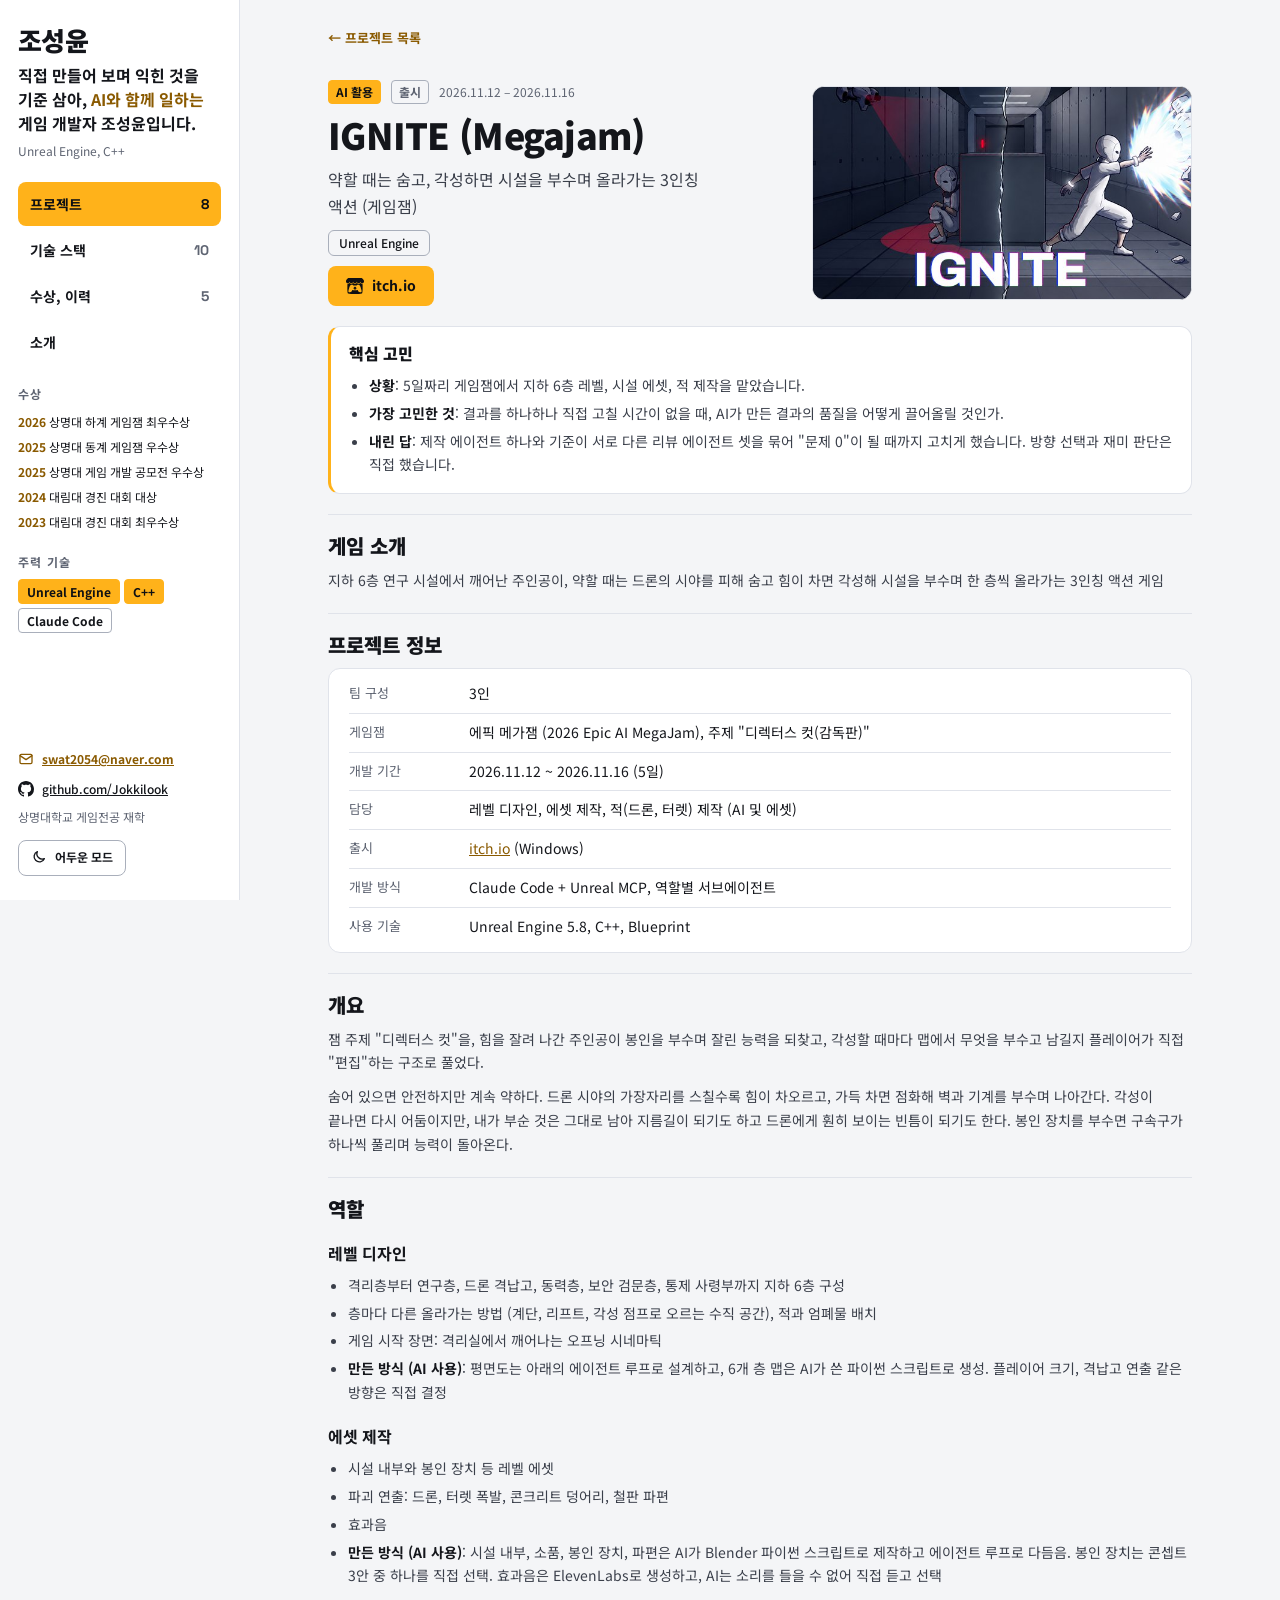
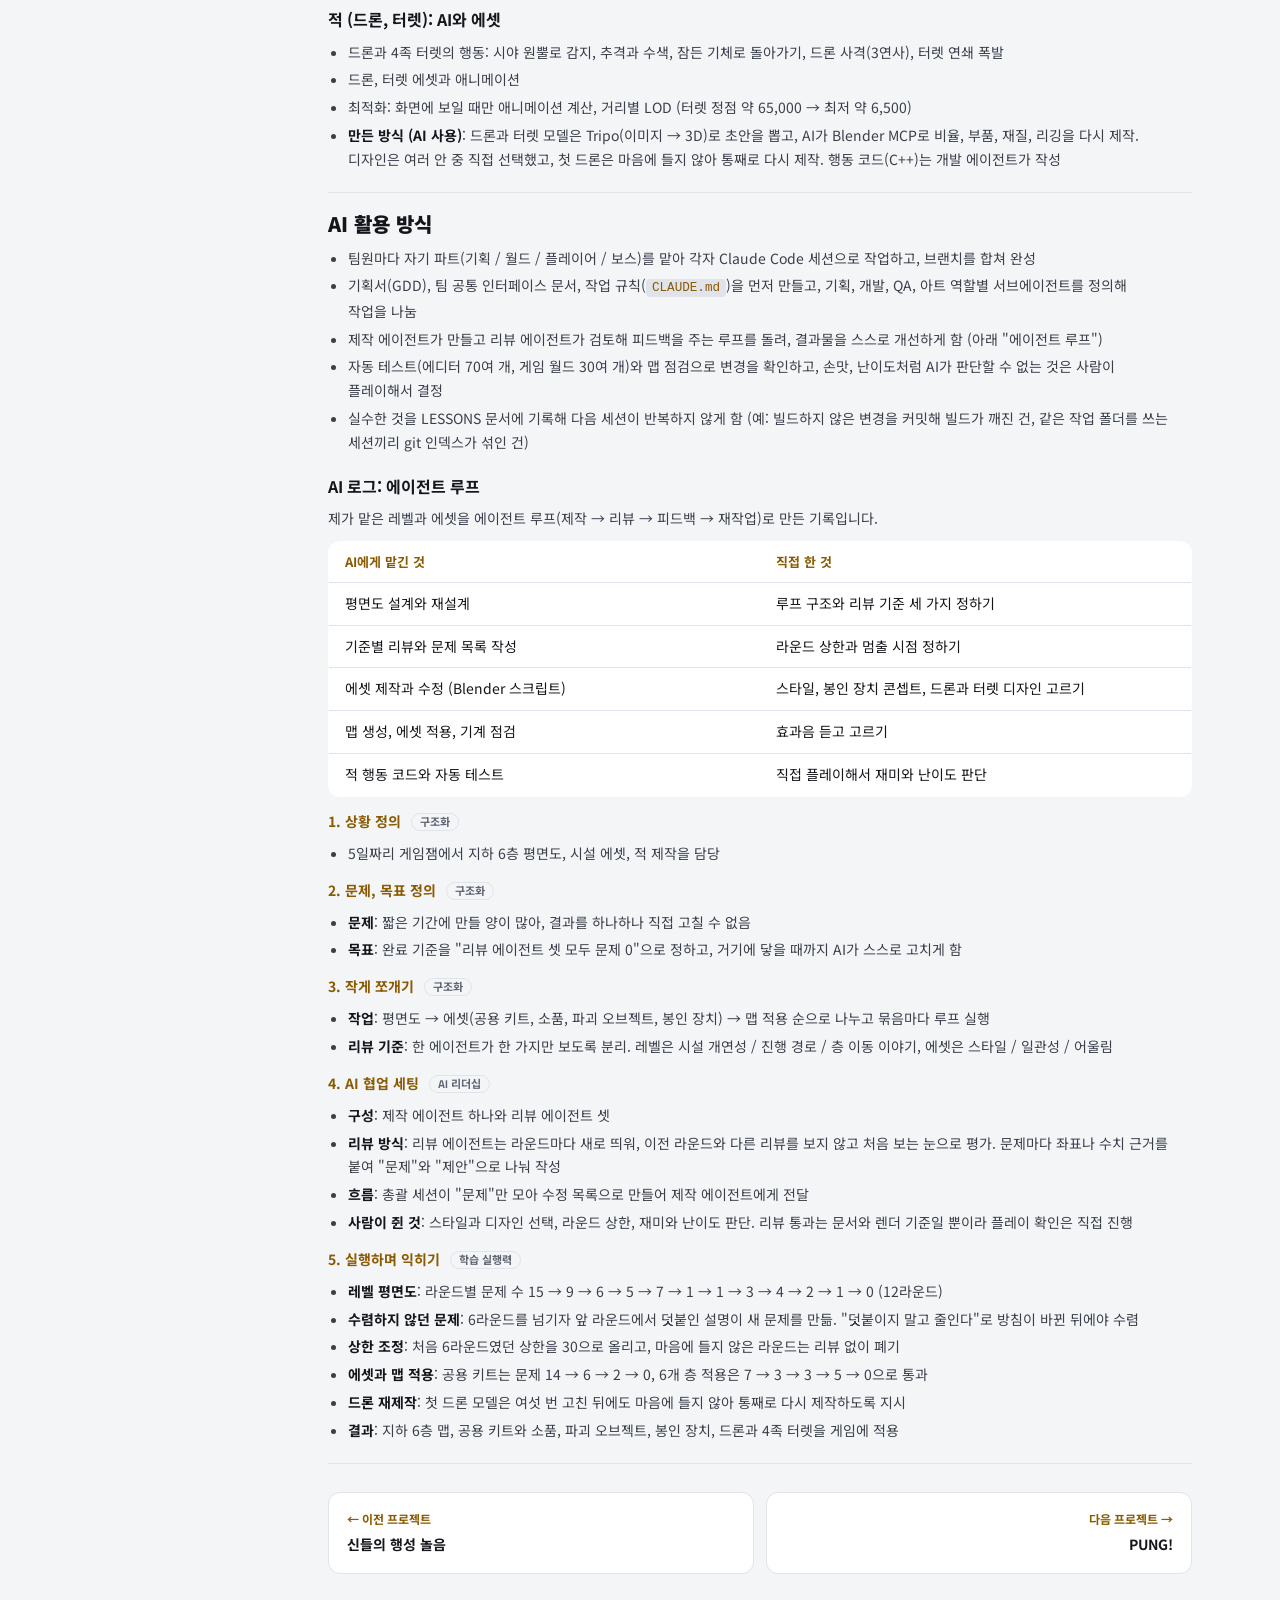
<file: projects/ignite.html>
<!doctype html>
<html lang="ko">
<head>
  <meta charset="utf-8">
  <meta name="viewport" content="width=device-width, initial-scale=1">
  <title>IGNITE (Megajam), 조성윤 포트폴리오</title>
  <meta name="description" content="약할 때는 숨고, 각성하면 시설을 부수며 올라가는 3인칭 액션 (게임잼)">
  <link rel="preconnect" href="https://fonts.googleapis.com">
  <link rel="preconnect" href="https://fonts.gstatic.com" crossorigin>
  <link href="https://fonts.googleapis.com/css2?family=Noto+Sans+KR:wght@400;500;700;900&family=Space+Grotesk:wght@500;700&display=swap" rel="stylesheet">
  <script>(function(){var t=null;try{t=localStorage.getItem('theme')}catch(e){}if(t!=='light'&&t!=='dark'){t=matchMedia('(prefers-color-scheme: light)').matches?'light':'dark'}document.documentElement.dataset.theme=t})();</script>
  <link rel="stylesheet" href="../css/style.css?v=1795403365">
</head>
<body>
  <aside class="rail">
    <div class="rail__top">
      <div>
        <a class="rail__name" href="../index.html#top">조성윤</a>
        <p class="rail__intro">직접 만들어 보며 익힌 것을 기준 삼아, <em>AI와 함께 일하는</em> 게임 개발자 조성윤입니다.</p>
        <div class="rail__role">Unreal Engine, C++</div>
      </div>
      <nav class="rail__nav" aria-label="섹션 이동">
        <a href="../index.html#top" class="is-active">프로젝트<span class="count">8</span></a>
        <a href="../index.html#skills">기술 스택<span class="count">10</span></a>
        <a href="../index.html#career">수상, 이력<span class="count">5</span></a>
        <a href="../index.html#about">소개</a>
      </nav>
      <div class="rail__block">
        <div class="eyebrow">수상</div>
        <ul>
          <li><b>2026</b> 상명대 하계 게임잼 최우수상</li>
          <li><b>2025</b> 상명대 동계 게임잼 우수상</li>
          <li><b>2025</b> 상명대 게임 개발 공모전 우수상</li>
          <li><b>2024</b> 대림대 경진 대회 대상</li>
          <li><b>2023</b> 대림대 경진 대회 최우수상</li>
        </ul>
      </div>
      <div class="rail__block">
        <div class="eyebrow">주력 기술</div>
        <ul class="chips">
          <li class="is-key">Unreal Engine</li>
          <li class="is-key">C++</li>
          <li>Claude Code</li>
        </ul>
      </div>
    </div>
    <div class="rail__bottom">
      <a class="icon-link" href="mailto:swat2054@naver.com"><svg viewBox="0 0 24 24" aria-hidden="true" fill="none" stroke="currentColor" stroke-width="2" stroke-linecap="round" stroke-linejoin="round"><rect x="3" y="5" width="18" height="14" rx="2"/><path d="M3 7l9 6 9-6"/></svg>swat2054@naver.com</a>
      <a class="icon-link plain" href="https://github.com/Jokkilook" target="_blank" rel="noopener"><svg viewBox="0 0 16 16" aria-hidden="true" fill="currentColor"><path d="M8 0C3.58 0 0 3.58 0 8c0 3.54 2.29 6.53 5.47 7.59.4.07.55-.17.55-.38 0-.19-.01-.82-.01-1.49-2.01.37-2.53-.49-2.69-.94-.09-.23-.48-.94-.82-1.13-.28-.15-.68-.52-.01-.53.63-.01 1.08.58 1.23.82.72 1.21 1.87.87 2.33.66.07-.52.28-.87.51-1.07-1.78-.2-3.64-.89-3.64-3.95 0-.87.31-1.59.82-2.15-.08-.2-.36-1.02.08-2.12 0 0 .67-.21 2.2.82.64-.18 1.32-.27 2-.27s1.36.09 2 .27c1.53-1.04 2.2-.82 2.2-.82.44 1.1.16 1.92.08 2.12.51.56.82 1.27.82 2.15 0 3.07-1.87 3.75-3.65 3.95.29.25.54.73.54 1.48 0 1.07-.01 1.93-.01 2.2 0 .21.15.46.55.38A8.01 8.01 0 0 0 16 8c0-4.42-3.58-8-8-8z"/></svg>github.com/Jokkilook</a>
      <span>상명대학교 게임전공 재학</span>
      <button type="button" class="theme-toggle" aria-label="밝은 모드와 어두운 모드 전환"><span class="when-dark"><svg viewBox="0 0 24 24" fill="none" stroke="currentColor" stroke-width="2" stroke-linecap="round" aria-hidden="true"><circle cx="12" cy="12" r="4"/><path d="M12 2v2M12 20v2M4.9 4.9l1.4 1.4M17.7 17.7l1.4 1.4M2 12h2M20 12h2M4.9 19.1l1.4-1.4M17.7 6.3l1.4-1.4"/></svg>밝은 모드</span><span class="when-light"><svg viewBox="0 0 24 24" fill="none" stroke="currentColor" stroke-width="2" stroke-linecap="round" stroke-linejoin="round" aria-hidden="true"><path d="M20 14.5A8 8 0 0 1 9.5 4a8 8 0 1 0 10.5 10.5z"/></svg>어두운 모드</span></button>
    </div>
  </aside>

  <main class="main">
    <div class="wrap doc">
      <a class="doc__back" href="../index.html">← 프로젝트 목록</a>
      <div class="doc__top">
      <header class="doc__head">
        <div class="meta"><span class="badge badge--ai">AI 활용</span><span class="badge">출시</span><span>2026.11.12 – 2026.11.16</span></div>
        <h1 class="doc__title">IGNITE (Megajam)</h1>
        <p class="doc__summary">약할 때는 숨고, 각성하면 시설을 부수며 올라가는 3인칭 액션 (게임잼)</p>
        <ul class="tags"><li>Unreal Engine</li></ul>
        <div class="btn-row"><a class="btn btn--primary" href="https://jokkilook.itch.io/ignite" target="_blank" rel="noopener"><svg viewBox="0 0 24 24" aria-hidden="true" fill="currentColor"><path d="M3.13 1.338C2.08 1.96.02 4.328 0 4.95v1.03c0 1.303 1.22 2.45 2.325 2.45 1.33 0 2.436-1.102 2.436-2.41 0 1.308 1.07 2.41 2.4 2.41 1.328 0 2.362-1.102 2.362-2.41 0 1.308 1.137 2.41 2.466 2.41h.024c1.33 0 2.466-1.102 2.466-2.41 0 1.308 1.034 2.41 2.363 2.41 1.33 0 2.4-1.102 2.4-2.41 0 1.308 1.106 2.41 2.435 2.41C22.78 8.43 24 7.282 24 5.98V4.95c-.02-.62-2.082-2.99-3.13-3.612-3.253-.114-5.508-.134-8.87-.133-3.362 0-7.945.053-8.87.133zm6.376 6.477a2.74 2.74 0 0 1-.468.602c-.5.49-1.19.795-1.947.795a2.786 2.786 0 0 1-1.95-.795c-.182-.178-.32-.37-.446-.59-.127.222-.303.412-.486.59a2.788 2.788 0 0 1-1.95.795c-.092 0-.187-.025-.264-.052-.107 1.113-.152 2.176-.168 2.95v.005l-.006 1.167c.02 2.334-.23 7.564 1.03 8.85 1.952.454 5.545.662 9.15.663 3.605 0 7.198-.21 9.15-.664 1.26-1.284 1.01-6.514 1.03-8.848l-.006-1.167v-.004c-.016-.775-.06-1.838-.168-2.95-.077.026-.172.052-.263.052a2.788 2.788 0 0 1-1.95-.795c-.184-.178-.36-.368-.486-.59-.127.22-.265.412-.447.59a2.786 2.786 0 0 1-1.95.794c-.76 0-1.446-.303-1.948-.793a2.74 2.74 0 0 1-.468-.602 2.738 2.738 0 0 1-.463.602 2.787 2.787 0 0 1-1.95.794h-.16a2.787 2.787 0 0 1-1.95-.793 2.738 2.738 0 0 1-.464-.602zm-2.004 2.59v.002c.795.002 1.5 0 2.373.953.687-.072 1.406-.108 2.125-.107.72 0 1.438.035 2.125.107.873-.953 1.578-.95 2.372-.953.376 0 1.876 0 2.92 2.934l1.123 4.028c.832 2.995-.266 3.068-1.636 3.07-2.03-.075-3.156-1.55-3.156-3.025-1.124.184-2.436.276-3.748.277-1.312 0-2.624-.093-3.748-.277 0 1.475-1.125 2.95-3.156 3.026-1.37-.004-2.468-.077-1.636-3.072l1.122-4.027c1.045-2.934 2.545-2.934 2.92-2.934zM12 12.714c-.002.002-2.14 1.964-2.523 2.662l1.4-.056v1.22c0 .056.56.033 1.123.007.562.026 1.124.05 1.124-.008v-1.22l1.4.055C14.138 14.677 12 12.713 12 12.713z"/></svg>itch.io</a></div>
      </header>
      <div class="cover"><img src="../assets/covers/ignite.jpg" alt="IGNITE (Megajam) 대표 이미지" loading="lazy" style="object-position: 50% 100%"></div>
      </div>
<section class="doc__section doc__key">
<h2>핵심 고민</h2>
<ul>
<li><strong>상황</strong>: 5일짜리 게임잼에서 지하 6층 레벨, 시설 에셋, 적 제작을 맡았습니다.</li>
<li><strong>가장 고민한 것</strong>: 결과를 하나하나 직접 고칠 시간이 없을 때, AI가 만든 결과의 품질을 어떻게 끌어올릴 것인가.</li>
<li><strong>내린 답</strong>: 제작 에이전트 하나와 기준이 서로 다른 리뷰 에이전트 셋을 묶어 "문제 0"이 될 때까지 고치게 했습니다. 방향 선택과 재미 판단은 직접 했습니다.</li>
</ul>
</section>
<section class="doc__section">
<h2>게임 소개</h2>
<p>지하 6층 연구 시설에서 깨어난 주인공이, 약할 때는 드론의 시야를 피해 숨고 힘이 차면 각성해 시설을 부수며 한 층씩 올라가는 3인칭 액션 게임</p>
</section>
<section class="doc__section">
<h2>프로젝트 정보</h2>
<dl class="info">
<div class="info__row"><dt>팀 구성</dt><dd>3인</dd></div>
<div class="info__row"><dt>게임잼</dt><dd>에픽 메가잼 (2026 Epic AI MegaJam), 주제 "디렉터스 컷(감독판)"</dd></div>
<div class="info__row"><dt>개발 기간</dt><dd>2026.11.12 ~ 2026.11.16 (5일)</dd></div>
<div class="info__row"><dt>담당</dt><dd>레벨 디자인, 에셋 제작, 적(드론, 터렛) 제작 (AI 및 에셋)</dd></div>
<div class="info__row"><dt>출시</dt><dd><a href="https://jokkilook.itch.io/ignite" target="_blank" rel="noopener">itch.io</a> (Windows)</dd></div>
<div class="info__row"><dt>개발 방식</dt><dd>Claude Code + Unreal MCP, 역할별 서브에이전트</dd></div>
<div class="info__row"><dt>사용 기술</dt><dd>Unreal Engine 5.8, C++, Blueprint</dd></div>
</dl>
</section>
<section class="doc__section">
<h2>개요</h2>
<p>잼 주제 "디렉터스 컷"을, 힘을 잘려 나간 주인공이 봉인을 부수며 잘린 능력을 되찾고, 각성할 때마다 맵에서 무엇을 부수고 남길지 플레이어가 직접 "편집"하는 구조로 풀었다.</p>
<p>숨어 있으면 안전하지만 계속 약하다. 드론 시야의 가장자리를 스칠수록 힘이 차오르고, 가득 차면 점화해 벽과 기계를 부수며 나아간다. 각성이 끝나면 다시 어둠이지만, 내가 부순 것은 그대로 남아 지름길이 되기도 하고 드론에게 훤히 보이는 빈틈이 되기도 한다. 봉인 장치를 부수면 구속구가 하나씩 풀리며 능력이 돌아온다.</p>
</section>
<section class="doc__section">
<h2>역할</h2>
<h3>레벨 디자인</h3>
<ul>
<li>격리층부터 연구층, 드론 격납고, 동력층, 보안 검문층, 통제 사령부까지 지하 6층 구성</li>
<li>층마다 다른 올라가는 방법 (계단, 리프트, 각성 점프로 오르는 수직 공간), 적과 엄폐물 배치</li>
<li>게임 시작 장면: 격리실에서 깨어나는 오프닝 시네마틱</li>
<li><strong>만든 방식 (AI 사용)</strong>: 평면도는 아래의 에이전트 루프로 설계하고, 6개 층 맵은 AI가 쓴 파이썬 스크립트로 생성. 플레이어 크기, 격납고 연출 같은 방향은 직접 결정</li>
</ul>
<h3>에셋 제작</h3>
<ul>
<li>시설 내부와 봉인 장치 등 레벨 에셋</li>
<li>파괴 연출: 드론, 터렛 폭발, 콘크리트 덩어리, 철판 파편</li>
<li>효과음</li>
<li><strong>만든 방식 (AI 사용)</strong>: 시설 내부, 소품, 봉인 장치, 파편은 AI가 Blender 파이썬 스크립트로 제작하고 에이전트 루프로 다듬음. 봉인 장치는 콘셉트 3안 중 하나를 직접 선택. 효과음은 ElevenLabs로 생성하고, AI는 소리를 들을 수 없어 직접 듣고 선택</li>
</ul>
<h3>적 (드론, 터렛): AI와 에셋</h3>
<ul>
<li>드론과 4족 터렛의 행동: 시야 원뿔로 감지, 추격과 수색, 잠든 기체로 돌아가기, 드론 사격(3연사), 터렛 연쇄 폭발</li>
<li>드론, 터렛 에셋과 애니메이션</li>
<li>최적화: 화면에 보일 때만 애니메이션 계산, 거리별 LOD (터렛 정점 약 65,000 → 최저 약 6,500)</li>
<li><strong>만든 방식 (AI 사용)</strong>: 드론과 터렛 모델은 Tripo(이미지 → 3D)로 초안을 뽑고, AI가 Blender MCP로 비율, 부품, 재질, 리깅을 다시 제작. 디자인은 여러 안 중 직접 선택했고, 첫 드론은 마음에 들지 않아 통째로 다시 제작. 행동 코드(C++)는 개발 에이전트가 작성</li>
</ul>
</section>
<section class="doc__section">
<h2>AI 활용 방식</h2>
<ul>
<li>팀원마다 자기 파트(기획 / 월드 / 플레이어 / 보스)를 맡아 각자 Claude Code 세션으로 작업하고, 브랜치를 합쳐 완성</li>
<li>기획서(GDD), 팀 공통 인터페이스 문서, 작업 규칙(<code>CLAUDE.md</code>)을 먼저 만들고, 기획, 개발, QA, 아트 역할별 서브에이전트를 정의해 작업을 나눔</li>
<li>제작 에이전트가 만들고 리뷰 에이전트가 검토해 피드백을 주는 루프를 돌려, 결과물을 스스로 개선하게 함 (아래 "에이전트 루프")</li>
<li>자동 테스트(에디터 70여 개, 게임 월드 30여 개)와 맵 점검으로 변경을 확인하고, 손맛, 난이도처럼 AI가 판단할 수 없는 것은 사람이 플레이해서 결정</li>
<li>실수한 것을 LESSONS 문서에 기록해 다음 세션이 반복하지 않게 함 (예: 빌드하지 않은 변경을 커밋해 빌드가 깨진 건, 같은 작업 폴더를 쓰는 세션끼리 git 인덱스가 섞인 건)</li>
</ul>
<h3>AI 로그: 에이전트 루프</h3>
<p>제가 맡은 레벨과 에셋을 에이전트 루프(제작 → 리뷰 → 피드백 → 재작업)로 만든 기록입니다.</p>
<div class="tablewrap"><table class="doc-table"><thead><tr><th>AI에게 맡긴 것</th><th>직접 한 것</th></tr></thead><tbody><tr><td>평면도 설계와 재설계</td><td>루프 구조와 리뷰 기준 세 가지 정하기</td></tr><tr><td>기준별 리뷰와 문제 목록 작성</td><td>라운드 상한과 멈출 시점 정하기</td></tr><tr><td>에셋 제작과 수정 (Blender 스크립트)</td><td>스타일, 봉인 장치 콘셉트, 드론과 터렛 디자인 고르기</td></tr><tr><td>맵 생성, 에셋 적용, 기계 점검</td><td>효과음 듣고 고르기</td></tr><tr><td>적 행동 코드와 자동 테스트</td><td>직접 플레이해서 재미와 난이도 판단</td></tr></tbody></table></div>
<h4>1. 상황 정의 <span class="comp">구조화</span></h4>
<ul>
<li>5일짜리 게임잼에서 지하 6층 평면도, 시설 에셋, 적 제작을 담당</li>
</ul>
<h4>2. 문제, 목표 정의 <span class="comp">구조화</span></h4>
<ul>
<li><strong>문제</strong>: 짧은 기간에 만들 양이 많아, 결과를 하나하나 직접 고칠 수 없음</li>
<li><strong>목표</strong>: 완료 기준을 "리뷰 에이전트 셋 모두 문제 0"으로 정하고, 거기에 닿을 때까지 AI가 스스로 고치게 함</li>
</ul>
<h4>3. 작게 쪼개기 <span class="comp">구조화</span></h4>
<ul>
<li><strong>작업</strong>: 평면도 → 에셋(공용 키트, 소품, 파괴 오브젝트, 봉인 장치) → 맵 적용 순으로 나누고 묶음마다 루프 실행</li>
<li><strong>리뷰 기준</strong>: 한 에이전트가 한 가지만 보도록 분리. 레벨은 시설 개연성 / 진행 경로 / 층 이동 이야기, 에셋은 스타일 / 일관성 / 어울림</li>
</ul>
<h4>4. AI 협업 세팅 <span class="comp">AI 리더십</span></h4>
<ul>
<li><strong>구성</strong>: 제작 에이전트 하나와 리뷰 에이전트 셋</li>
<li><strong>리뷰 방식</strong>: 리뷰 에이전트는 라운드마다 새로 띄워, 이전 라운드와 다른 리뷰를 보지 않고 처음 보는 눈으로 평가. 문제마다 좌표나 수치 근거를 붙여 "문제"와 "제안"으로 나눠 작성</li>
<li><strong>흐름</strong>: 총괄 세션이 "문제"만 모아 수정 목록으로 만들어 제작 에이전트에게 전달</li>
<li><strong>사람이 쥔 것</strong>: 스타일과 디자인 선택, 라운드 상한, 재미와 난이도 판단. 리뷰 통과는 문서와 렌더 기준일 뿐이라 플레이 확인은 직접 진행</li>
</ul>
<h4>5. 실행하며 익히기 <span class="comp">학습 실행력</span></h4>
<ul>
<li><strong>레벨 평면도</strong>: 라운드별 문제 수 15 → 9 → 6 → 5 → 7 → 1 → 1 → 3 → 4 → 2 → 1 → 0 (12라운드)</li>
<li><strong>수렴하지 않던 문제</strong>: 6라운드를 넘기자 앞 라운드에서 덧붙인 설명이 새 문제를 만듦. "덧붙이지 말고 줄인다"로 방침이 바뀐 뒤에야 수렴</li>
<li><strong>상한 조정</strong>: 처음 6라운드였던 상한을 30으로 올리고, 마음에 들지 않은 라운드는 리뷰 없이 폐기</li>
<li><strong>에셋과 맵 적용</strong>: 공용 키트는 문제 14 → 6 → 2 → 0, 6개 층 적용은 7 → 3 → 3 → 5 → 0으로 통과</li>
<li><strong>드론 재제작</strong>: 첫 드론 모델은 여섯 번 고친 뒤에도 마음에 들지 않아 통째로 다시 제작하도록 지시</li>
<li><strong>결과</strong>: 지하 6층 맵, 공용 키트와 소품, 파괴 오브젝트, 봉인 장치, 드론과 4족 터렛을 게임에 적용</li>
</ul>
</section>
      <nav class="doc__pager" aria-label="다른 프로젝트"><a href="planet.html"><span class="dir">← 이전 프로젝트</span>신들의 행성 놀음</a><a class="next" href="pung.html"><span class="dir">다음 프로젝트 →</span>PUNG!</a></nav>
    </div>
  </main>
<script src="../js/main.js?v=1795403365"></script>
</body>
</html>
</file>
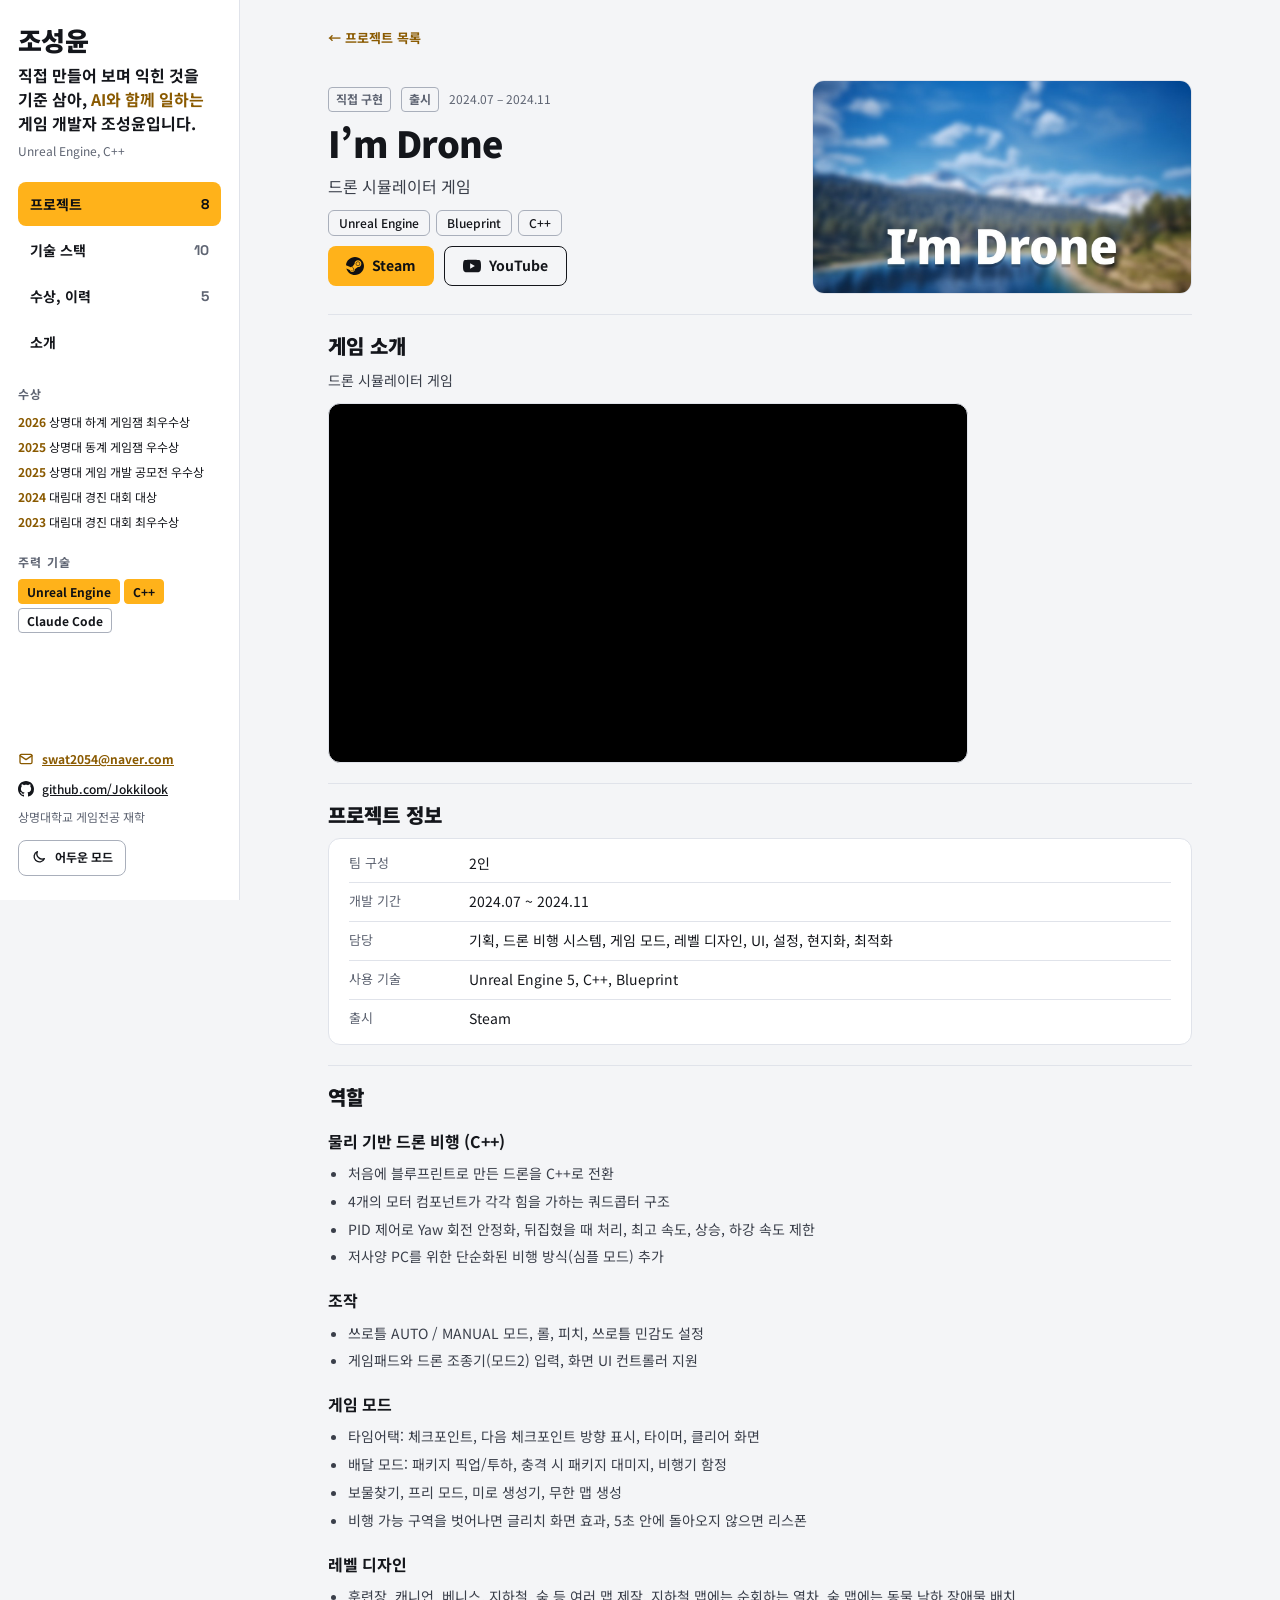
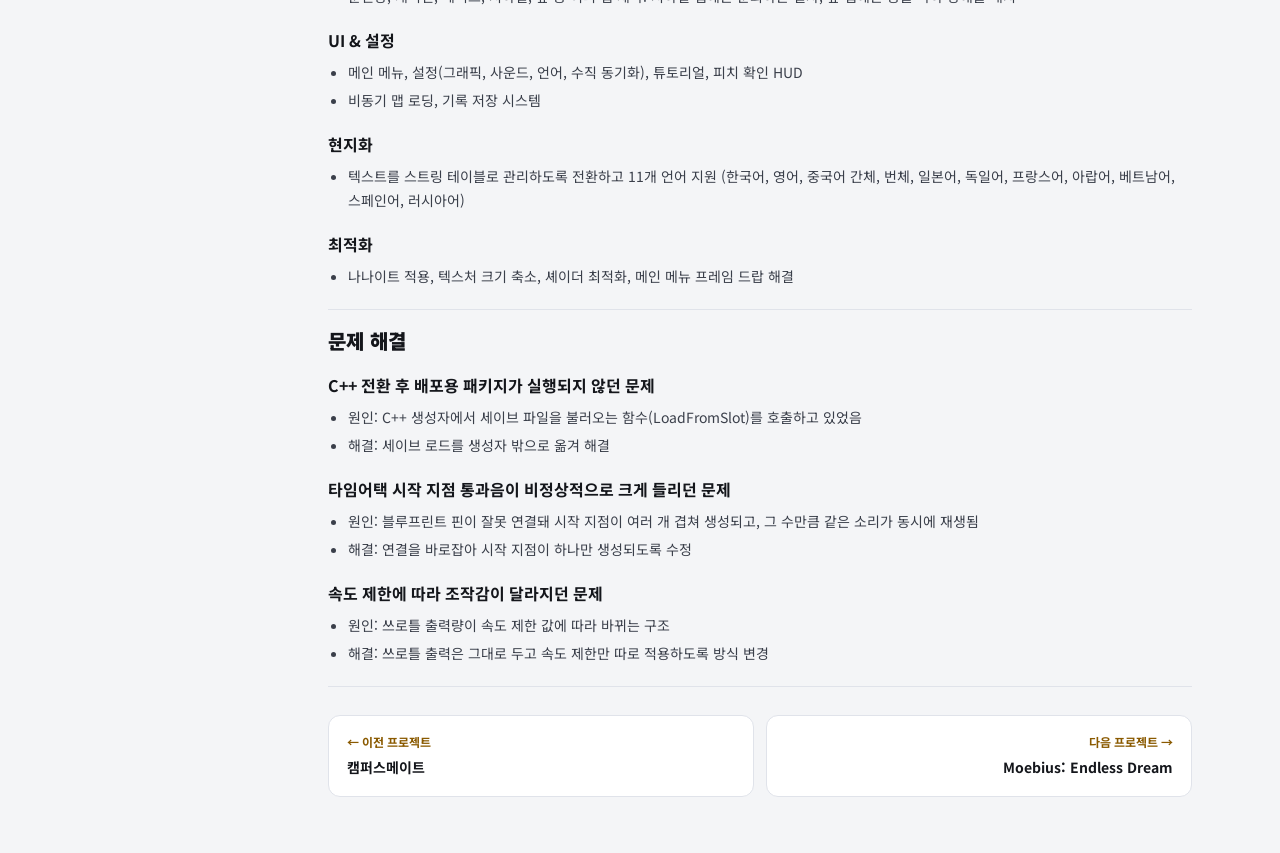
<file: projects/im-drone.html>
<!doctype html>
<html lang="ko">
<head>
  <meta charset="utf-8">
  <meta name="viewport" content="width=device-width, initial-scale=1">
  <title>I’m Drone, 조성윤 포트폴리오</title>
  <meta name="description" content="드론 시뮬레이터 게임">
  <link rel="preconnect" href="https://fonts.googleapis.com">
  <link rel="preconnect" href="https://fonts.gstatic.com" crossorigin>
  <link href="https://fonts.googleapis.com/css2?family=Noto+Sans+KR:wght@400;500;700;900&family=Space+Grotesk:wght@500;700&display=swap" rel="stylesheet">
  <script>(function(){var t=null;try{t=localStorage.getItem('theme')}catch(e){}if(t!=='light'&&t!=='dark'){t=matchMedia('(prefers-color-scheme: light)').matches?'light':'dark'}document.documentElement.dataset.theme=t})();</script>
  <link rel="stylesheet" href="../css/style.css?v=1795403365">
</head>
<body>
  <aside class="rail">
    <div class="rail__top">
      <div>
        <a class="rail__name" href="../index.html#top">조성윤</a>
        <p class="rail__intro">직접 만들어 보며 익힌 것을 기준 삼아, <em>AI와 함께 일하는</em> 게임 개발자 조성윤입니다.</p>
        <div class="rail__role">Unreal Engine, C++</div>
      </div>
      <nav class="rail__nav" aria-label="섹션 이동">
        <a href="../index.html#top" class="is-active">프로젝트<span class="count">8</span></a>
        <a href="../index.html#skills">기술 스택<span class="count">10</span></a>
        <a href="../index.html#career">수상, 이력<span class="count">5</span></a>
        <a href="../index.html#about">소개</a>
      </nav>
      <div class="rail__block">
        <div class="eyebrow">수상</div>
        <ul>
          <li><b>2026</b> 상명대 하계 게임잼 최우수상</li>
          <li><b>2025</b> 상명대 동계 게임잼 우수상</li>
          <li><b>2025</b> 상명대 게임 개발 공모전 우수상</li>
          <li><b>2024</b> 대림대 경진 대회 대상</li>
          <li><b>2023</b> 대림대 경진 대회 최우수상</li>
        </ul>
      </div>
      <div class="rail__block">
        <div class="eyebrow">주력 기술</div>
        <ul class="chips">
          <li class="is-key">Unreal Engine</li>
          <li class="is-key">C++</li>
          <li>Claude Code</li>
        </ul>
      </div>
    </div>
    <div class="rail__bottom">
      <a class="icon-link" href="mailto:swat2054@naver.com"><svg viewBox="0 0 24 24" aria-hidden="true" fill="none" stroke="currentColor" stroke-width="2" stroke-linecap="round" stroke-linejoin="round"><rect x="3" y="5" width="18" height="14" rx="2"/><path d="M3 7l9 6 9-6"/></svg>swat2054@naver.com</a>
      <a class="icon-link plain" href="https://github.com/Jokkilook" target="_blank" rel="noopener"><svg viewBox="0 0 16 16" aria-hidden="true" fill="currentColor"><path d="M8 0C3.58 0 0 3.58 0 8c0 3.54 2.29 6.53 5.47 7.59.4.07.55-.17.55-.38 0-.19-.01-.82-.01-1.49-2.01.37-2.53-.49-2.69-.94-.09-.23-.48-.94-.82-1.13-.28-.15-.68-.52-.01-.53.63-.01 1.08.58 1.23.82.72 1.21 1.87.87 2.33.66.07-.52.28-.87.51-1.07-1.78-.2-3.64-.89-3.64-3.95 0-.87.31-1.59.82-2.15-.08-.2-.36-1.02.08-2.12 0 0 .67-.21 2.2.82.64-.18 1.32-.27 2-.27s1.36.09 2 .27c1.53-1.04 2.2-.82 2.2-.82.44 1.1.16 1.92.08 2.12.51.56.82 1.27.82 2.15 0 3.07-1.87 3.75-3.65 3.95.29.25.54.73.54 1.48 0 1.07-.01 1.93-.01 2.2 0 .21.15.46.55.38A8.01 8.01 0 0 0 16 8c0-4.42-3.58-8-8-8z"/></svg>github.com/Jokkilook</a>
      <span>상명대학교 게임전공 재학</span>
      <button type="button" class="theme-toggle" aria-label="밝은 모드와 어두운 모드 전환"><span class="when-dark"><svg viewBox="0 0 24 24" fill="none" stroke="currentColor" stroke-width="2" stroke-linecap="round" aria-hidden="true"><circle cx="12" cy="12" r="4"/><path d="M12 2v2M12 20v2M4.9 4.9l1.4 1.4M17.7 17.7l1.4 1.4M2 12h2M20 12h2M4.9 19.1l1.4-1.4M17.7 6.3l1.4-1.4"/></svg>밝은 모드</span><span class="when-light"><svg viewBox="0 0 24 24" fill="none" stroke="currentColor" stroke-width="2" stroke-linecap="round" stroke-linejoin="round" aria-hidden="true"><path d="M20 14.5A8 8 0 0 1 9.5 4a8 8 0 1 0 10.5 10.5z"/></svg>어두운 모드</span></button>
    </div>
  </aside>

  <main class="main">
    <div class="wrap doc">
      <a class="doc__back" href="../index.html">← 프로젝트 목록</a>
      <div class="doc__top">
      <header class="doc__head">
        <div class="meta"><span class="badge">직접 구현</span><span class="badge">출시</span><span>2024.07 – 2024.11</span></div>
        <h1 class="doc__title">I’m Drone</h1>
        <p class="doc__summary">드론 시뮬레이터 게임</p>
        <ul class="tags"><li>Unreal Engine</li><li>Blueprint</li><li>C++</li></ul>
        <div class="btn-row"><a class="btn btn--primary" href="https://store.steampowered.com/app/3272680/Im_drone/" target="_blank" rel="noopener"><svg viewBox="0 0 24 24" aria-hidden="true" fill="currentColor"><path d="M11.979 0C5.678 0 .511 4.86.022 11.037l6.432 2.658c.545-.371 1.203-.59 1.912-.59.063 0 .125.004.188.006l2.861-4.142V8.91c0-2.495 2.028-4.524 4.524-4.524 2.494 0 4.524 2.031 4.524 4.527s-2.03 4.525-4.524 4.525h-.105l-4.076 2.911c0 .052.004.105.004.159 0 1.875-1.515 3.396-3.39 3.396-1.635 0-3.016-1.173-3.331-2.727L.436 15.27C1.862 20.307 6.486 24 11.979 24c6.627 0 11.999-5.373 11.999-12S18.605 0 11.979 0zM7.54 18.21l-1.473-.61c.262.543.714.999 1.314 1.25 1.297.539 2.793-.076 3.332-1.375.263-.63.264-1.319.005-1.949s-.75-1.121-1.377-1.383c-.624-.26-1.29-.249-1.878-.03l1.523.63c.956.4 1.409 1.5 1.009 2.455-.397.957-1.497 1.41-2.454 1.012H7.54zm11.415-9.303c0-1.662-1.353-3.015-3.015-3.015-1.665 0-3.015 1.353-3.015 3.015 0 1.665 1.35 3.015 3.015 3.015 1.663 0 3.015-1.35 3.015-3.015zm-5.273-.005c0-1.252 1.013-2.266 2.265-2.266 1.249 0 2.266 1.014 2.266 2.266 0 1.251-1.017 2.265-2.266 2.265-1.253 0-2.265-1.014-2.265-2.265z"/></svg>Steam</a><a class="btn btn--ghost" href="https://www.youtube.com/watch?v=fEtQH9LUydU" target="_blank" rel="noopener"><svg viewBox="0 0 24 24" aria-hidden="true" fill="currentColor"><path d="M23.498 6.186a3.016 3.016 0 0 0-2.122-2.136C19.505 3.545 12 3.545 12 3.545s-7.505 0-9.377.505A3.017 3.017 0 0 0 .502 6.186C0 8.07 0 12 0 12s0 3.93.502 5.814a3.016 3.016 0 0 0 2.122 2.136c1.871.505 9.376.505 9.376.505s7.505 0 9.377-.505a3.015 3.015 0 0 0 2.122-2.136C24 15.93 24 12 24 12s0-3.93-.502-5.814zM9.545 15.568V8.432L15.818 12l-6.273 3.568z"/></svg>YouTube</a></div>
      </header>
      <div class="cover"><img src="../assets/covers/im-drone.jpg" alt="I’m Drone 대표 이미지" loading="lazy"></div>
      </div>
<section class="doc__section">
<h2>게임 소개</h2>
<p>드론 시뮬레이터 게임</p>
<div class="video"><iframe src="https://www.youtube-nocookie.com/embed/fEtQH9LUydU" title="플레이 영상" loading="lazy" allowfullscreen allow="accelerometer; encrypted-media; gyroscope; picture-in-picture"></iframe></div>
</section>
<section class="doc__section">
<h2>프로젝트 정보</h2>
<dl class="info">
<div class="info__row"><dt>팀 구성</dt><dd>2인</dd></div>
<div class="info__row"><dt>개발 기간</dt><dd>2024.07 ~ 2024.11</dd></div>
<div class="info__row"><dt>담당</dt><dd>기획, 드론 비행 시스템, 게임 모드, 레벨 디자인, UI, 설정, 현지화, 최적화</dd></div>
<div class="info__row"><dt>사용 기술</dt><dd>Unreal Engine 5, C++, Blueprint</dd></div>
<div class="info__row"><dt>출시</dt><dd>Steam</dd></div>
</dl>
</section>
<section class="doc__section">
<h2>역할</h2>
<h3>물리 기반 드론 비행 (C++)</h3>
<ul>
<li>처음에 블루프린트로 만든 드론을 C++로 전환</li>
<li>4개의 모터 컴포넌트가 각각 힘을 가하는 쿼드콥터 구조</li>
<li>PID 제어로 Yaw 회전 안정화, 뒤집혔을 때 처리, 최고 속도, 상승, 하강 속도 제한</li>
<li>저사양 PC를 위한 단순화된 비행 방식(심플 모드) 추가</li>
</ul>
<h3>조작</h3>
<ul>
<li>쓰로틀 AUTO / MANUAL 모드, 롤, 피치, 쓰로틀 민감도 설정</li>
<li>게임패드와 드론 조종기(모드2) 입력, 화면 UI 컨트롤러 지원</li>
</ul>
<h3>게임 모드</h3>
<ul>
<li>타임어택: 체크포인트, 다음 체크포인트 방향 표시, 타이머, 클리어 화면</li>
<li>배달 모드: 패키지 픽업/투하, 충격 시 패키지 대미지, 비행기 함정</li>
<li>보물찾기, 프리 모드, 미로 생성기, 무한 맵 생성</li>
<li>비행 가능 구역을 벗어나면 글리치 화면 효과, 5초 안에 돌아오지 않으면 리스폰</li>
</ul>
<h3>레벨 디자인</h3>
<ul>
<li>훈련장, 캐니언, 베니스, 지하철, 숲 등 여러 맵 제작. 지하철 맵에는 순회하는 열차, 숲 맵에는 동물 낙하 장애물 배치</li>
</ul>
<h3>UI &amp; 설정</h3>
<ul>
<li>메인 메뉴, 설정(그래픽, 사운드, 언어, 수직 동기화), 튜토리얼, 피치 확인 HUD</li>
<li>비동기 맵 로딩, 기록 저장 시스템</li>
</ul>
<h3>현지화</h3>
<ul>
<li>텍스트를 스트링 테이블로 관리하도록 전환하고 11개 언어 지원 (한국어, 영어, 중국어 간체, 번체, 일본어, 독일어, 프랑스어, 아랍어, 베트남어, 스페인어, 러시아어)</li>
</ul>
<h3>최적화</h3>
<ul>
<li>나나이트 적용, 텍스처 크기 축소, 셰이더 최적화, 메인 메뉴 프레임 드랍 해결</li>
</ul>
</section>
<section class="doc__section">
<h2>문제 해결</h2>
<h3>C++ 전환 후 배포용 패키지가 실행되지 않던 문제</h3>
<ul>
<li>원인: C++ 생성자에서 세이브 파일을 불러오는 함수(LoadFromSlot)를 호출하고 있었음</li>
<li>해결: 세이브 로드를 생성자 밖으로 옮겨 해결</li>
</ul>
<h3>타임어택 시작 지점 통과음이 비정상적으로 크게 들리던 문제</h3>
<ul>
<li>원인: 블루프린트 핀이 잘못 연결돼 시작 지점이 여러 개 겹쳐 생성되고, 그 수만큼 같은 소리가 동시에 재생됨</li>
<li>해결: 연결을 바로잡아 시작 지점이 하나만 생성되도록 수정</li>
</ul>
<h3>속도 제한에 따라 조작감이 달라지던 문제</h3>
<ul>
<li>원인: 쓰로틀 출력량이 속도 제한 값에 따라 바뀌는 구조</li>
<li>해결: 쓰로틀 출력은 그대로 두고 속도 제한만 따로 적용하도록 방식 변경</li>
</ul>
</section>
      <nav class="doc__pager" aria-label="다른 프로젝트"><a href="campusmate.html"><span class="dir">← 이전 프로젝트</span>캠퍼스메이트</a><a class="next" href="moebius.html"><span class="dir">다음 프로젝트 →</span>Moebius: Endless Dream</a></nav>
    </div>
  </main>
<script src="../js/main.js?v=1795403365"></script>
</body>
</html>
</file>
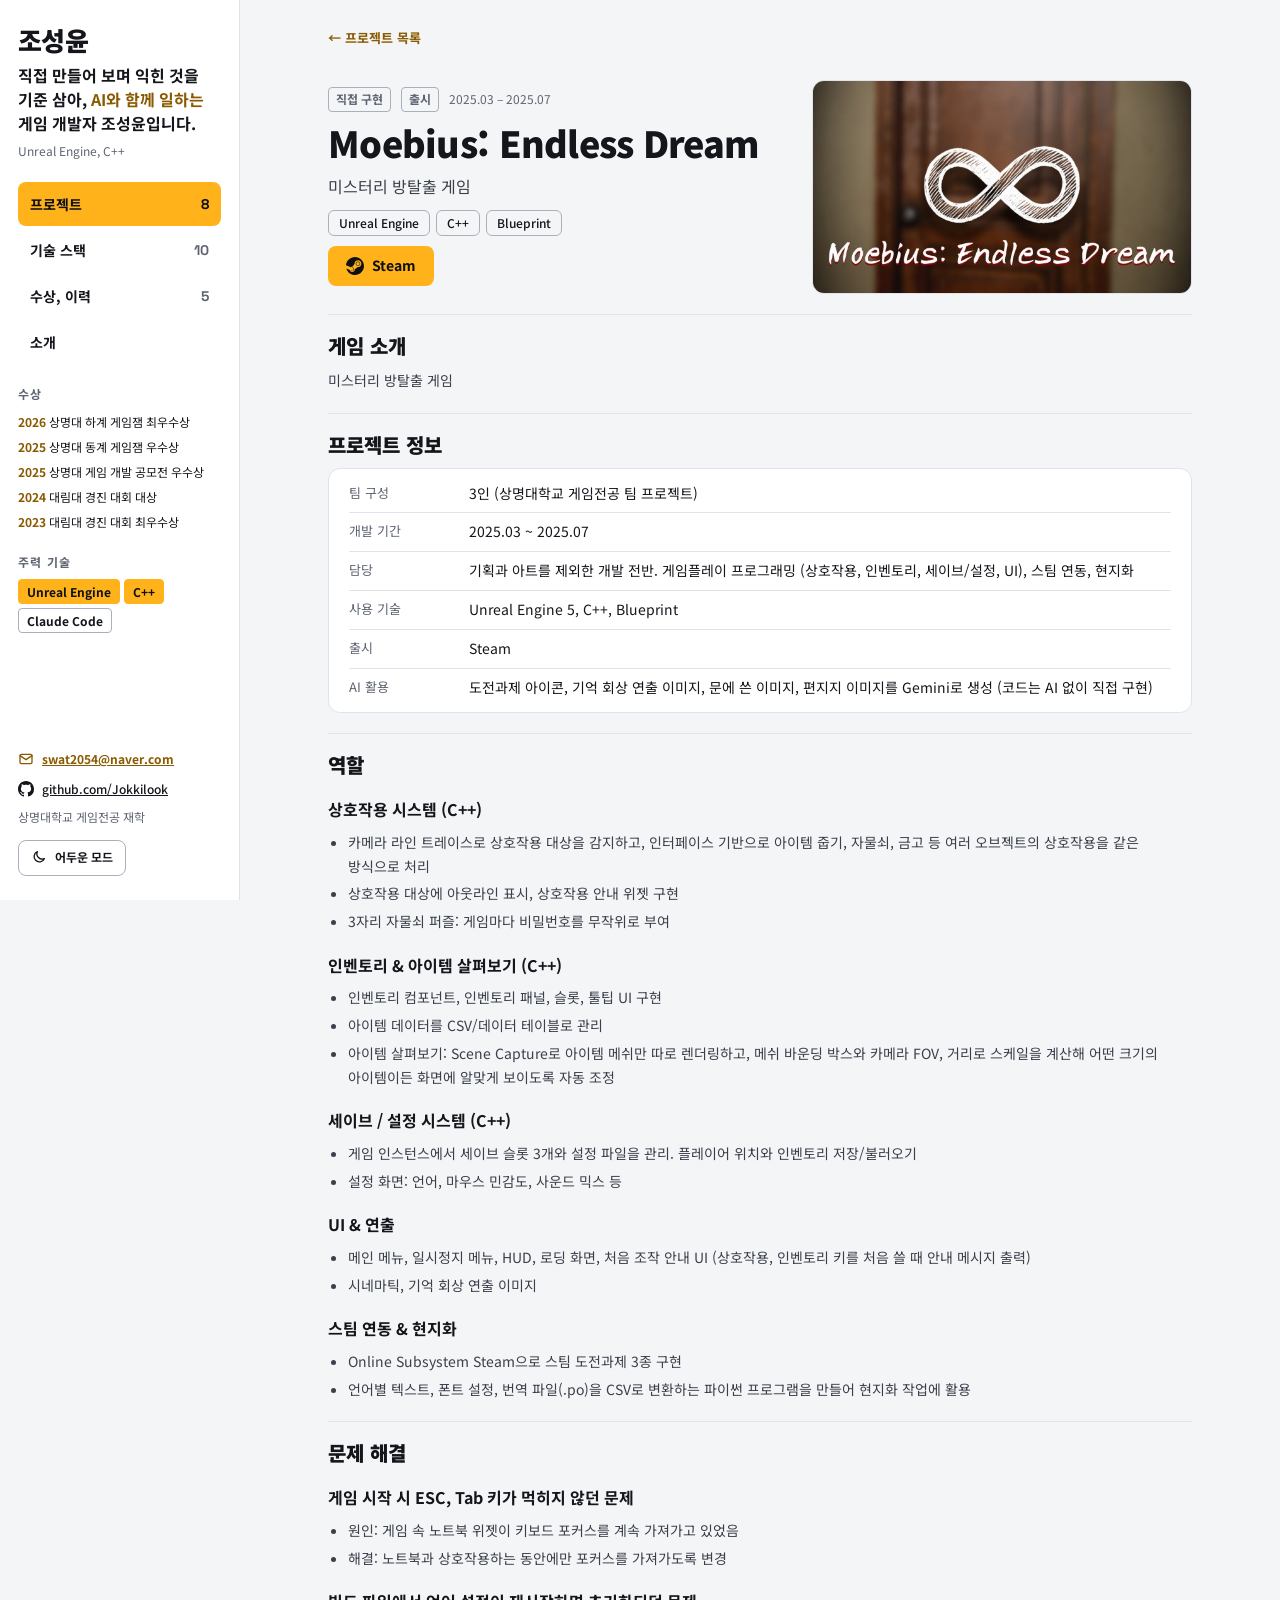
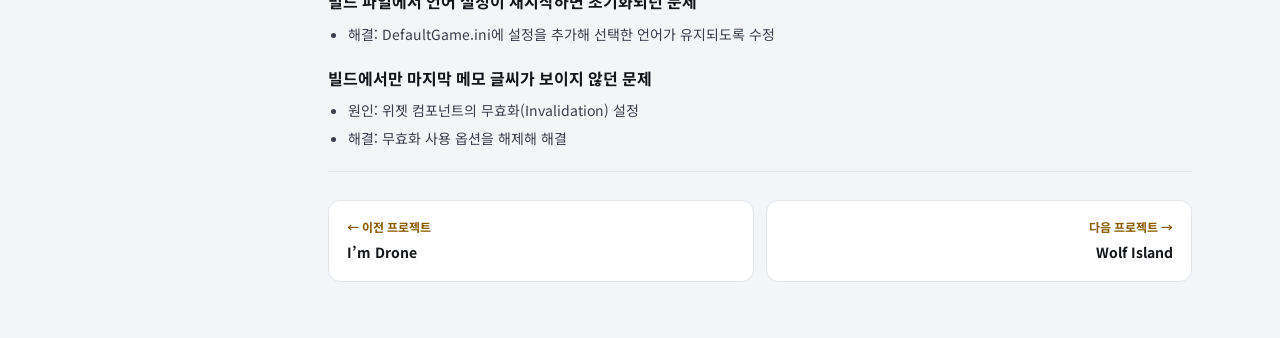
<file: projects/moebius.html>
<!doctype html>
<html lang="ko">
<head>
  <meta charset="utf-8">
  <meta name="viewport" content="width=device-width, initial-scale=1">
  <title>Moebius: Endless Dream, 조성윤 포트폴리오</title>
  <meta name="description" content="미스터리 방탈출 게임">
  <link rel="preconnect" href="https://fonts.googleapis.com">
  <link rel="preconnect" href="https://fonts.gstatic.com" crossorigin>
  <link href="https://fonts.googleapis.com/css2?family=Noto+Sans+KR:wght@400;500;700;900&family=Space+Grotesk:wght@500;700&display=swap" rel="stylesheet">
  <script>(function(){var t=null;try{t=localStorage.getItem('theme')}catch(e){}if(t!=='light'&&t!=='dark'){t=matchMedia('(prefers-color-scheme: light)').matches?'light':'dark'}document.documentElement.dataset.theme=t})();</script>
  <link rel="stylesheet" href="../css/style.css?v=1795403365">
</head>
<body>
  <aside class="rail">
    <div class="rail__top">
      <div>
        <a class="rail__name" href="../index.html#top">조성윤</a>
        <p class="rail__intro">직접 만들어 보며 익힌 것을 기준 삼아, <em>AI와 함께 일하는</em> 게임 개발자 조성윤입니다.</p>
        <div class="rail__role">Unreal Engine, C++</div>
      </div>
      <nav class="rail__nav" aria-label="섹션 이동">
        <a href="../index.html#top" class="is-active">프로젝트<span class="count">8</span></a>
        <a href="../index.html#skills">기술 스택<span class="count">10</span></a>
        <a href="../index.html#career">수상, 이력<span class="count">5</span></a>
        <a href="../index.html#about">소개</a>
      </nav>
      <div class="rail__block">
        <div class="eyebrow">수상</div>
        <ul>
          <li><b>2026</b> 상명대 하계 게임잼 최우수상</li>
          <li><b>2025</b> 상명대 동계 게임잼 우수상</li>
          <li><b>2025</b> 상명대 게임 개발 공모전 우수상</li>
          <li><b>2024</b> 대림대 경진 대회 대상</li>
          <li><b>2023</b> 대림대 경진 대회 최우수상</li>
        </ul>
      </div>
      <div class="rail__block">
        <div class="eyebrow">주력 기술</div>
        <ul class="chips">
          <li class="is-key">Unreal Engine</li>
          <li class="is-key">C++</li>
          <li>Claude Code</li>
        </ul>
      </div>
    </div>
    <div class="rail__bottom">
      <a class="icon-link" href="mailto:swat2054@naver.com"><svg viewBox="0 0 24 24" aria-hidden="true" fill="none" stroke="currentColor" stroke-width="2" stroke-linecap="round" stroke-linejoin="round"><rect x="3" y="5" width="18" height="14" rx="2"/><path d="M3 7l9 6 9-6"/></svg>swat2054@naver.com</a>
      <a class="icon-link plain" href="https://github.com/Jokkilook" target="_blank" rel="noopener"><svg viewBox="0 0 16 16" aria-hidden="true" fill="currentColor"><path d="M8 0C3.58 0 0 3.58 0 8c0 3.54 2.29 6.53 5.47 7.59.4.07.55-.17.55-.38 0-.19-.01-.82-.01-1.49-2.01.37-2.53-.49-2.69-.94-.09-.23-.48-.94-.82-1.13-.28-.15-.68-.52-.01-.53.63-.01 1.08.58 1.23.82.72 1.21 1.87.87 2.33.66.07-.52.28-.87.51-1.07-1.78-.2-3.64-.89-3.64-3.95 0-.87.31-1.59.82-2.15-.08-.2-.36-1.02.08-2.12 0 0 .67-.21 2.2.82.64-.18 1.32-.27 2-.27s1.36.09 2 .27c1.53-1.04 2.2-.82 2.2-.82.44 1.1.16 1.92.08 2.12.51.56.82 1.27.82 2.15 0 3.07-1.87 3.75-3.65 3.95.29.25.54.73.54 1.48 0 1.07-.01 1.93-.01 2.2 0 .21.15.46.55.38A8.01 8.01 0 0 0 16 8c0-4.42-3.58-8-8-8z"/></svg>github.com/Jokkilook</a>
      <span>상명대학교 게임전공 재학</span>
      <button type="button" class="theme-toggle" aria-label="밝은 모드와 어두운 모드 전환"><span class="when-dark"><svg viewBox="0 0 24 24" fill="none" stroke="currentColor" stroke-width="2" stroke-linecap="round" aria-hidden="true"><circle cx="12" cy="12" r="4"/><path d="M12 2v2M12 20v2M4.9 4.9l1.4 1.4M17.7 17.7l1.4 1.4M2 12h2M20 12h2M4.9 19.1l1.4-1.4M17.7 6.3l1.4-1.4"/></svg>밝은 모드</span><span class="when-light"><svg viewBox="0 0 24 24" fill="none" stroke="currentColor" stroke-width="2" stroke-linecap="round" stroke-linejoin="round" aria-hidden="true"><path d="M20 14.5A8 8 0 0 1 9.5 4a8 8 0 1 0 10.5 10.5z"/></svg>어두운 모드</span></button>
    </div>
  </aside>

  <main class="main">
    <div class="wrap doc">
      <a class="doc__back" href="../index.html">← 프로젝트 목록</a>
      <div class="doc__top">
      <header class="doc__head">
        <div class="meta"><span class="badge">직접 구현</span><span class="badge">출시</span><span>2025.03 – 2025.07</span></div>
        <h1 class="doc__title">Moebius: Endless Dream</h1>
        <p class="doc__summary">미스터리 방탈출 게임</p>
        <ul class="tags"><li>Unreal Engine</li><li>C++</li><li>Blueprint</li></ul>
        <div class="btn-row"><a class="btn btn--primary" href="https://store.steampowered.com/app/3505310/Moebious_Endless_Dream/" target="_blank" rel="noopener"><svg viewBox="0 0 24 24" aria-hidden="true" fill="currentColor"><path d="M11.979 0C5.678 0 .511 4.86.022 11.037l6.432 2.658c.545-.371 1.203-.59 1.912-.59.063 0 .125.004.188.006l2.861-4.142V8.91c0-2.495 2.028-4.524 4.524-4.524 2.494 0 4.524 2.031 4.524 4.527s-2.03 4.525-4.524 4.525h-.105l-4.076 2.911c0 .052.004.105.004.159 0 1.875-1.515 3.396-3.39 3.396-1.635 0-3.016-1.173-3.331-2.727L.436 15.27C1.862 20.307 6.486 24 11.979 24c6.627 0 11.999-5.373 11.999-12S18.605 0 11.979 0zM7.54 18.21l-1.473-.61c.262.543.714.999 1.314 1.25 1.297.539 2.793-.076 3.332-1.375.263-.63.264-1.319.005-1.949s-.75-1.121-1.377-1.383c-.624-.26-1.29-.249-1.878-.03l1.523.63c.956.4 1.409 1.5 1.009 2.455-.397.957-1.497 1.41-2.454 1.012H7.54zm11.415-9.303c0-1.662-1.353-3.015-3.015-3.015-1.665 0-3.015 1.353-3.015 3.015 0 1.665 1.35 3.015 3.015 3.015 1.663 0 3.015-1.35 3.015-3.015zm-5.273-.005c0-1.252 1.013-2.266 2.265-2.266 1.249 0 2.266 1.014 2.266 2.266 0 1.251-1.017 2.265-2.266 2.265-1.253 0-2.265-1.014-2.265-2.265z"/></svg>Steam</a></div>
      </header>
      <div class="cover"><img src="../assets/covers/moebius.jpg" alt="Moebius: Endless Dream 대표 이미지" loading="lazy"></div>
      </div>
<section class="doc__section">
<h2>게임 소개</h2>
<p>미스터리 방탈출 게임</p>
</section>
<section class="doc__section">
<h2>프로젝트 정보</h2>
<dl class="info">
<div class="info__row"><dt>팀 구성</dt><dd>3인 (상명대학교 게임전공 팀 프로젝트)</dd></div>
<div class="info__row"><dt>개발 기간</dt><dd>2025.03 ~ 2025.07</dd></div>
<div class="info__row"><dt>담당</dt><dd>기획과 아트를 제외한 개발 전반. 게임플레이 프로그래밍 (상호작용, 인벤토리, 세이브/설정, UI), 스팀 연동, 현지화</dd></div>
<div class="info__row"><dt>사용 기술</dt><dd>Unreal Engine 5, C++, Blueprint</dd></div>
<div class="info__row"><dt>출시</dt><dd>Steam</dd></div>
<div class="info__row"><dt>AI 활용</dt><dd>도전과제 아이콘, 기억 회상 연출 이미지, 문에 쓴 이미지, 편지지 이미지를 Gemini로 생성 (코드는 AI 없이 직접 구현)</dd></div>
</dl>
</section>
<section class="doc__section">
<h2>역할</h2>
<h3>상호작용 시스템 (C++)</h3>
<ul>
<li>카메라 라인 트레이스로 상호작용 대상을 감지하고, 인터페이스 기반으로 아이템 줍기, 자물쇠, 금고 등 여러 오브젝트의 상호작용을 같은 방식으로 처리</li>
<li>상호작용 대상에 아웃라인 표시, 상호작용 안내 위젯 구현</li>
<li>3자리 자물쇠 퍼즐: 게임마다 비밀번호를 무작위로 부여</li>
</ul>
<h3>인벤토리 &amp; 아이템 살펴보기 (C++)</h3>
<ul>
<li>인벤토리 컴포넌트, 인벤토리 패널, 슬롯, 툴팁 UI 구현</li>
<li>아이템 데이터를 CSV/데이터 테이블로 관리</li>
<li>아이템 살펴보기: Scene Capture로 아이템 메쉬만 따로 렌더링하고, 메쉬 바운딩 박스와 카메라 FOV, 거리로 스케일을 계산해 어떤 크기의 아이템이든 화면에 알맞게 보이도록 자동 조정</li>
</ul>
<h3>세이브 / 설정 시스템 (C++)</h3>
<ul>
<li>게임 인스턴스에서 세이브 슬롯 3개와 설정 파일을 관리. 플레이어 위치와 인벤토리 저장/불러오기</li>
<li>설정 화면: 언어, 마우스 민감도, 사운드 믹스 등</li>
</ul>
<h3>UI &amp; 연출</h3>
<ul>
<li>메인 메뉴, 일시정지 메뉴, HUD, 로딩 화면, 처음 조작 안내 UI (상호작용, 인벤토리 키를 처음 쓸 때 안내 메시지 출력)</li>
<li>시네마틱, 기억 회상 연출 이미지</li>
</ul>
<h3>스팀 연동 &amp; 현지화</h3>
<ul>
<li>Online Subsystem Steam으로 스팀 도전과제 3종 구현</li>
<li>언어별 텍스트, 폰트 설정, 번역 파일(.po)을 CSV로 변환하는 파이썬 프로그램을 만들어 현지화 작업에 활용</li>
</ul>
</section>
<section class="doc__section">
<h2>문제 해결</h2>
<h3>게임 시작 시 ESC, Tab 키가 먹히지 않던 문제</h3>
<ul>
<li>원인: 게임 속 노트북 위젯이 키보드 포커스를 계속 가져가고 있었음</li>
<li>해결: 노트북과 상호작용하는 동안에만 포커스를 가져가도록 변경</li>
</ul>
<h3>빌드 파일에서 언어 설정이 재시작하면 초기화되던 문제</h3>
<ul>
<li>해결: DefaultGame.ini에 설정을 추가해 선택한 언어가 유지되도록 수정</li>
</ul>
<h3>빌드에서만 마지막 메모 글씨가 보이지 않던 문제</h3>
<ul>
<li>원인: 위젯 컴포넌트의 무효화(Invalidation) 설정</li>
<li>해결: 무효화 사용 옵션을 해제해 해결</li>
</ul>
</section>
      <nav class="doc__pager" aria-label="다른 프로젝트"><a href="im-drone.html"><span class="dir">← 이전 프로젝트</span>I’m Drone</a><a class="next" href="wolf-island.html"><span class="dir">다음 프로젝트 →</span>Wolf Island</a></nav>
    </div>
  </main>
<script src="../js/main.js?v=1795403365"></script>
</body>
</html>
</file>
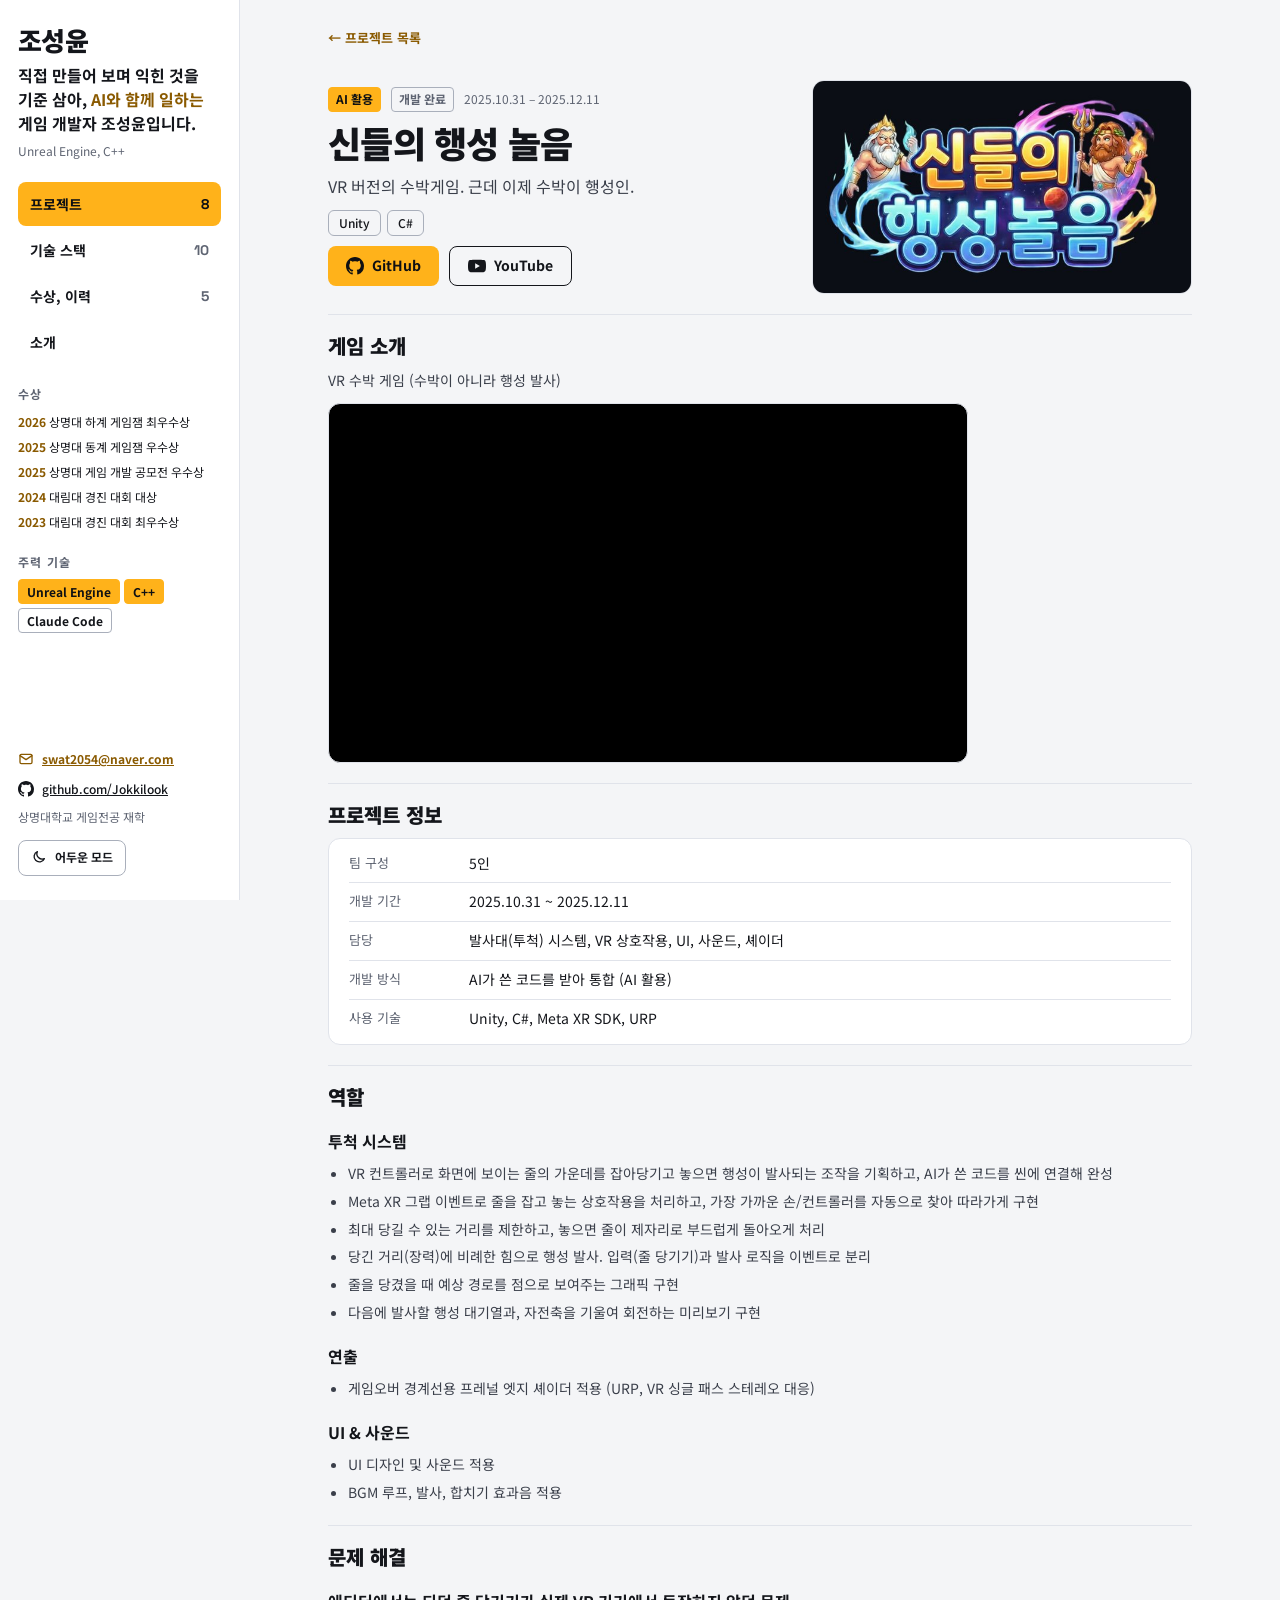
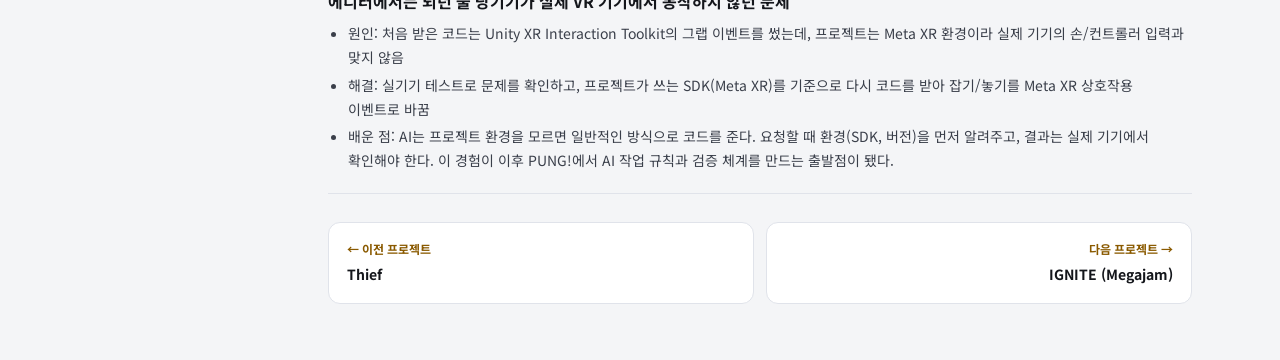
<file: projects/planet.html>
<!doctype html>
<html lang="ko">
<head>
  <meta charset="utf-8">
  <meta name="viewport" content="width=device-width, initial-scale=1">
  <title>신들의 행성 놀음, 조성윤 포트폴리오</title>
  <meta name="description" content="VR 버전의 수박게임. 근데 이제 수박이 행성인.">
  <link rel="preconnect" href="https://fonts.googleapis.com">
  <link rel="preconnect" href="https://fonts.gstatic.com" crossorigin>
  <link href="https://fonts.googleapis.com/css2?family=Noto+Sans+KR:wght@400;500;700;900&family=Space+Grotesk:wght@500;700&display=swap" rel="stylesheet">
  <script>(function(){var t=null;try{t=localStorage.getItem('theme')}catch(e){}if(t!=='light'&&t!=='dark'){t=matchMedia('(prefers-color-scheme: light)').matches?'light':'dark'}document.documentElement.dataset.theme=t})();</script>
  <link rel="stylesheet" href="../css/style.css?v=1795403365">
</head>
<body>
  <aside class="rail">
    <div class="rail__top">
      <div>
        <a class="rail__name" href="../index.html#top">조성윤</a>
        <p class="rail__intro">직접 만들어 보며 익힌 것을 기준 삼아, <em>AI와 함께 일하는</em> 게임 개발자 조성윤입니다.</p>
        <div class="rail__role">Unreal Engine, C++</div>
      </div>
      <nav class="rail__nav" aria-label="섹션 이동">
        <a href="../index.html#top" class="is-active">프로젝트<span class="count">8</span></a>
        <a href="../index.html#skills">기술 스택<span class="count">10</span></a>
        <a href="../index.html#career">수상, 이력<span class="count">5</span></a>
        <a href="../index.html#about">소개</a>
      </nav>
      <div class="rail__block">
        <div class="eyebrow">수상</div>
        <ul>
          <li><b>2026</b> 상명대 하계 게임잼 최우수상</li>
          <li><b>2025</b> 상명대 동계 게임잼 우수상</li>
          <li><b>2025</b> 상명대 게임 개발 공모전 우수상</li>
          <li><b>2024</b> 대림대 경진 대회 대상</li>
          <li><b>2023</b> 대림대 경진 대회 최우수상</li>
        </ul>
      </div>
      <div class="rail__block">
        <div class="eyebrow">주력 기술</div>
        <ul class="chips">
          <li class="is-key">Unreal Engine</li>
          <li class="is-key">C++</li>
          <li>Claude Code</li>
        </ul>
      </div>
    </div>
    <div class="rail__bottom">
      <a class="icon-link" href="mailto:swat2054@naver.com"><svg viewBox="0 0 24 24" aria-hidden="true" fill="none" stroke="currentColor" stroke-width="2" stroke-linecap="round" stroke-linejoin="round"><rect x="3" y="5" width="18" height="14" rx="2"/><path d="M3 7l9 6 9-6"/></svg>swat2054@naver.com</a>
      <a class="icon-link plain" href="https://github.com/Jokkilook" target="_blank" rel="noopener"><svg viewBox="0 0 16 16" aria-hidden="true" fill="currentColor"><path d="M8 0C3.58 0 0 3.58 0 8c0 3.54 2.29 6.53 5.47 7.59.4.07.55-.17.55-.38 0-.19-.01-.82-.01-1.49-2.01.37-2.53-.49-2.69-.94-.09-.23-.48-.94-.82-1.13-.28-.15-.68-.52-.01-.53.63-.01 1.08.58 1.23.82.72 1.21 1.87.87 2.33.66.07-.52.28-.87.51-1.07-1.78-.2-3.64-.89-3.64-3.95 0-.87.31-1.59.82-2.15-.08-.2-.36-1.02.08-2.12 0 0 .67-.21 2.2.82.64-.18 1.32-.27 2-.27s1.36.09 2 .27c1.53-1.04 2.2-.82 2.2-.82.44 1.1.16 1.92.08 2.12.51.56.82 1.27.82 2.15 0 3.07-1.87 3.75-3.65 3.95.29.25.54.73.54 1.48 0 1.07-.01 1.93-.01 2.2 0 .21.15.46.55.38A8.01 8.01 0 0 0 16 8c0-4.42-3.58-8-8-8z"/></svg>github.com/Jokkilook</a>
      <span>상명대학교 게임전공 재학</span>
      <button type="button" class="theme-toggle" aria-label="밝은 모드와 어두운 모드 전환"><span class="when-dark"><svg viewBox="0 0 24 24" fill="none" stroke="currentColor" stroke-width="2" stroke-linecap="round" aria-hidden="true"><circle cx="12" cy="12" r="4"/><path d="M12 2v2M12 20v2M4.9 4.9l1.4 1.4M17.7 17.7l1.4 1.4M2 12h2M20 12h2M4.9 19.1l1.4-1.4M17.7 6.3l1.4-1.4"/></svg>밝은 모드</span><span class="when-light"><svg viewBox="0 0 24 24" fill="none" stroke="currentColor" stroke-width="2" stroke-linecap="round" stroke-linejoin="round" aria-hidden="true"><path d="M20 14.5A8 8 0 0 1 9.5 4a8 8 0 1 0 10.5 10.5z"/></svg>어두운 모드</span></button>
    </div>
  </aside>

  <main class="main">
    <div class="wrap doc">
      <a class="doc__back" href="../index.html">← 프로젝트 목록</a>
      <div class="doc__top">
      <header class="doc__head">
        <div class="meta"><span class="badge badge--ai">AI 활용</span><span class="badge">개발 완료</span><span>2025.10.31 – 2025.12.11</span></div>
        <h1 class="doc__title">신들의 행성 놀음</h1>
        <p class="doc__summary">VR 버전의 수박게임. 근데 이제 수박이 행성인.</p>
        <ul class="tags"><li>Unity</li><li>C#</li></ul>
        <div class="btn-row"><a class="btn btn--primary" href="https://github.com/Jokkilook/Planet" target="_blank" rel="noopener"><svg viewBox="0 0 16 16" aria-hidden="true" fill="currentColor"><path d="M8 0C3.58 0 0 3.58 0 8c0 3.54 2.29 6.53 5.47 7.59.4.07.55-.17.55-.38 0-.19-.01-.82-.01-1.49-2.01.37-2.53-.49-2.69-.94-.09-.23-.48-.94-.82-1.13-.28-.15-.68-.52-.01-.53.63-.01 1.08.58 1.23.82.72 1.21 1.87.87 2.33.66.07-.52.28-.87.51-1.07-1.78-.2-3.64-.89-3.64-3.95 0-.87.31-1.59.82-2.15-.08-.2-.36-1.02.08-2.12 0 0 .67-.21 2.2.82.64-.18 1.32-.27 2-.27s1.36.09 2 .27c1.53-1.04 2.2-.82 2.2-.82.44 1.1.16 1.92.08 2.12.51.56.82 1.27.82 2.15 0 3.07-1.87 3.75-3.65 3.95.29.25.54.73.54 1.48 0 1.07-.01 1.93-.01 2.2 0 .21.15.46.55.38A8.01 8.01 0 0 0 16 8c0-4.42-3.58-8-8-8z"/></svg>GitHub</a><a class="btn btn--ghost" href="https://youtu.be/Zabg3FuC9Uw" target="_blank" rel="noopener"><svg viewBox="0 0 24 24" aria-hidden="true" fill="currentColor"><path d="M23.498 6.186a3.016 3.016 0 0 0-2.122-2.136C19.505 3.545 12 3.545 12 3.545s-7.505 0-9.377.505A3.017 3.017 0 0 0 .502 6.186C0 8.07 0 12 0 12s0 3.93.502 5.814a3.016 3.016 0 0 0 2.122 2.136c1.871.505 9.376.505 9.376.505s7.505 0 9.377-.505a3.015 3.015 0 0 0 2.122-2.136C24 15.93 24 12 24 12s0-3.93-.502-5.814zM9.545 15.568V8.432L15.818 12l-6.273 3.568z"/></svg>YouTube</a></div>
      </header>
      <div class="cover"><img src="../assets/covers/planet.jpg" alt="신들의 행성 놀음 대표 이미지" loading="lazy"></div>
      </div>
<section class="doc__section">
<h2>게임 소개</h2>
<p>VR 수박 게임 (수박이 아니라 행성 발사)</p>
<div class="video"><iframe src="https://www.youtube-nocookie.com/embed/Zabg3FuC9Uw" title="플레이 영상" loading="lazy" allowfullscreen allow="accelerometer; encrypted-media; gyroscope; picture-in-picture"></iframe></div>
</section>
<section class="doc__section">
<h2>프로젝트 정보</h2>
<dl class="info">
<div class="info__row"><dt>팀 구성</dt><dd>5인</dd></div>
<div class="info__row"><dt>개발 기간</dt><dd>2025.10.31 ~ 2025.12.11</dd></div>
<div class="info__row"><dt>담당</dt><dd>발사대(투척) 시스템, VR 상호작용, UI, 사운드, 셰이더</dd></div>
<div class="info__row"><dt>개발 방식</dt><dd>AI가 쓴 코드를 받아 통합 (AI 활용)</dd></div>
<div class="info__row"><dt>사용 기술</dt><dd>Unity, C#, Meta XR SDK, URP</dd></div>
</dl>
</section>
<section class="doc__section">
<h2>역할</h2>
<h3>투척 시스템</h3>
<ul>
<li>VR 컨트롤러로 화면에 보이는 줄의 가운데를 잡아당기고 놓으면 행성이 발사되는 조작을 기획하고, AI가 쓴 코드를 씬에 연결해 완성</li>
<li>Meta XR 그랩 이벤트로 줄을 잡고 놓는 상호작용을 처리하고, 가장 가까운 손/컨트롤러를 자동으로 찾아 따라가게 구현</li>
<li>최대 당길 수 있는 거리를 제한하고, 놓으면 줄이 제자리로 부드럽게 돌아오게 처리</li>
<li>당긴 거리(장력)에 비례한 힘으로 행성 발사. 입력(줄 당기기)과 발사 로직을 이벤트로 분리</li>
<li>줄을 당겼을 때 예상 경로를 점으로 보여주는 그래픽 구현</li>
<li>다음에 발사할 행성 대기열과, 자전축을 기울여 회전하는 미리보기 구현</li>
</ul>
<h3>연출</h3>
<ul>
<li>게임오버 경계선용 프레널 엣지 셰이더 적용 (URP, VR 싱글 패스 스테레오 대응)</li>
</ul>
<h3>UI &amp; 사운드</h3>
<ul>
<li>UI 디자인 및 사운드 적용</li>
<li>BGM 루프, 발사, 합치기 효과음 적용</li>
</ul>
</section>
<section class="doc__section">
<h2>문제 해결</h2>
<h3>에디터에서는 되던 줄 당기기가 실제 VR 기기에서 동작하지 않던 문제</h3>
<ul>
<li>원인: 처음 받은 코드는 Unity XR Interaction Toolkit의 그랩 이벤트를 썼는데, 프로젝트는 Meta XR 환경이라 실제 기기의 손/컨트롤러 입력과 맞지 않음</li>
<li>해결: 실기기 테스트로 문제를 확인하고, 프로젝트가 쓰는 SDK(Meta XR)를 기준으로 다시 코드를 받아 잡기/놓기를 Meta XR 상호작용 이벤트로 바꿈</li>
<li>배운 점: AI는 프로젝트 환경을 모르면 일반적인 방식으로 코드를 준다. 요청할 때 환경(SDK, 버전)을 먼저 알려주고, 결과는 실제 기기에서 확인해야 한다. 이 경험이 이후 PUNG!에서 AI 작업 규칙과 검증 체계를 만드는 출발점이 됐다.</li>
</ul>
</section>
      <nav class="doc__pager" aria-label="다른 프로젝트"><a href="thief.html"><span class="dir">← 이전 프로젝트</span>Thief</a><a class="next" href="ignite.html"><span class="dir">다음 프로젝트 →</span>IGNITE (Megajam)</a></nav>
    </div>
  </main>
<script src="../js/main.js?v=1795403365"></script>
</body>
</html>
</file>
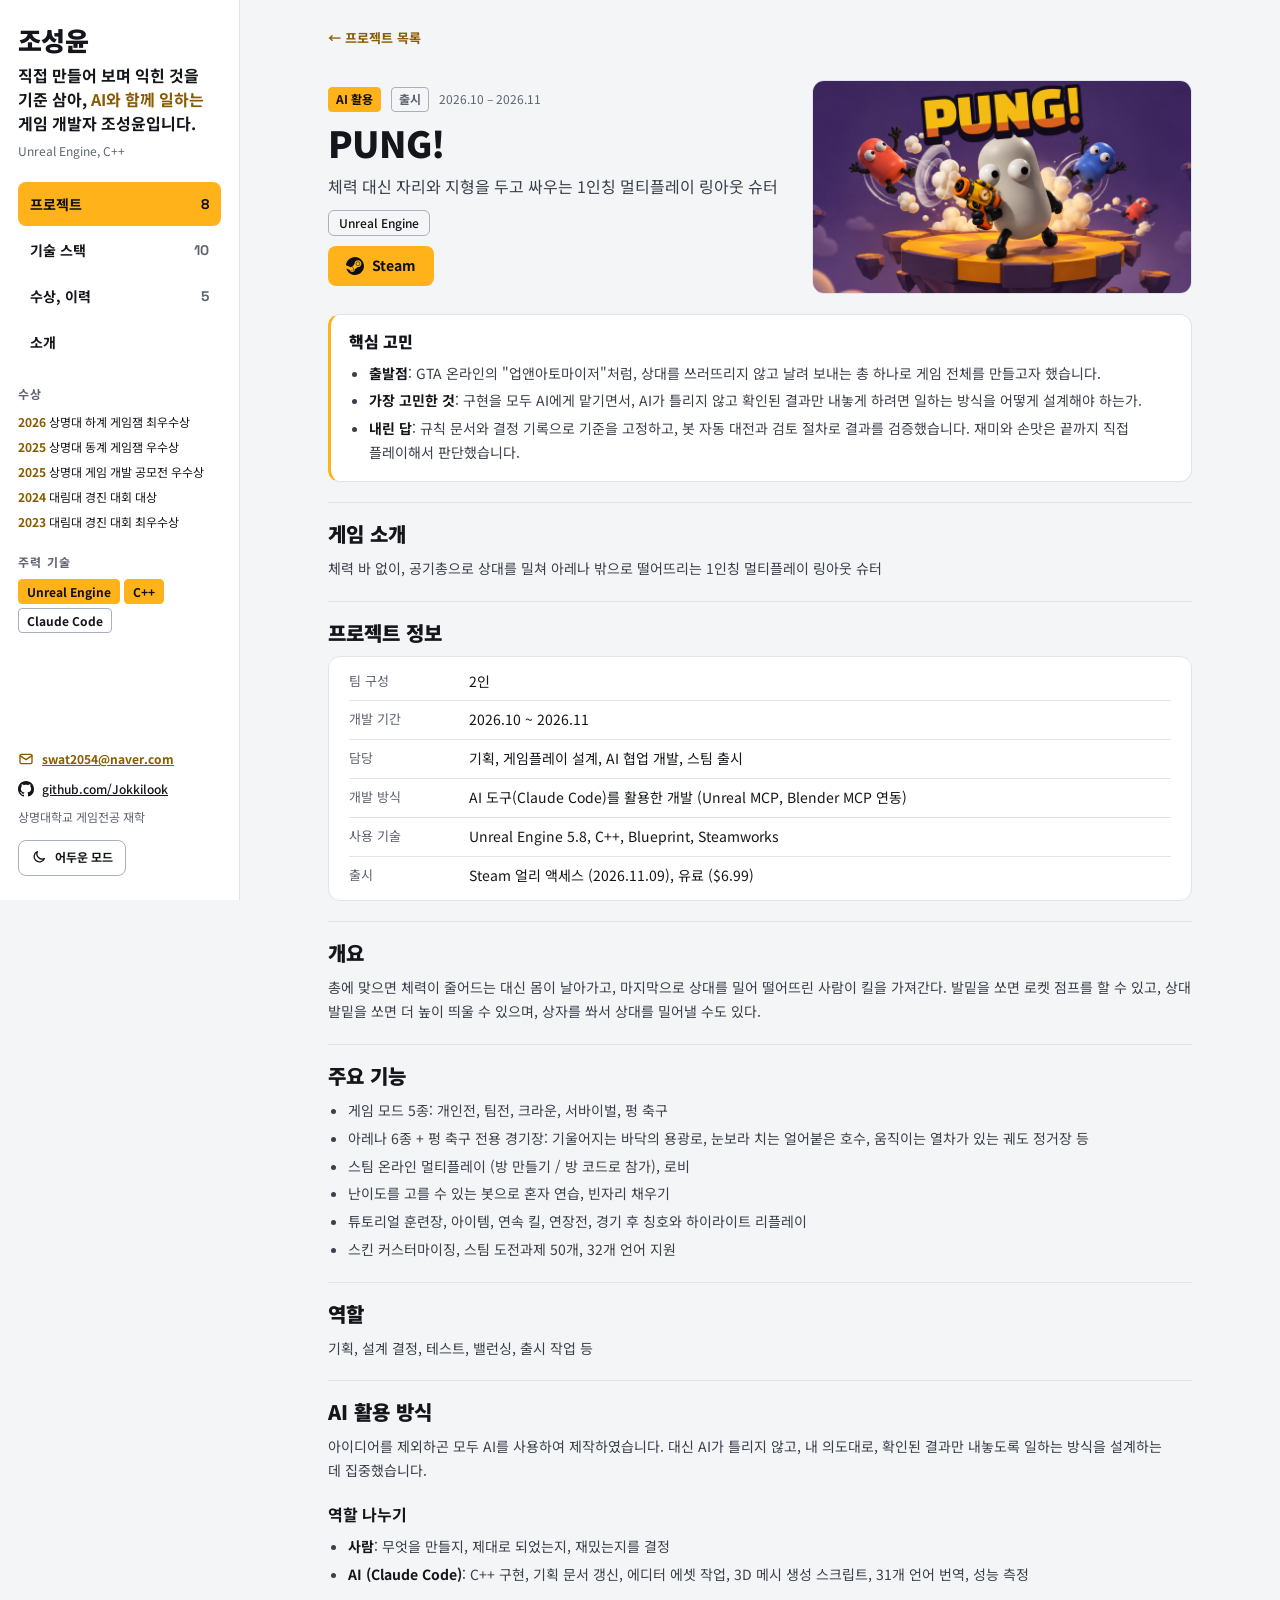
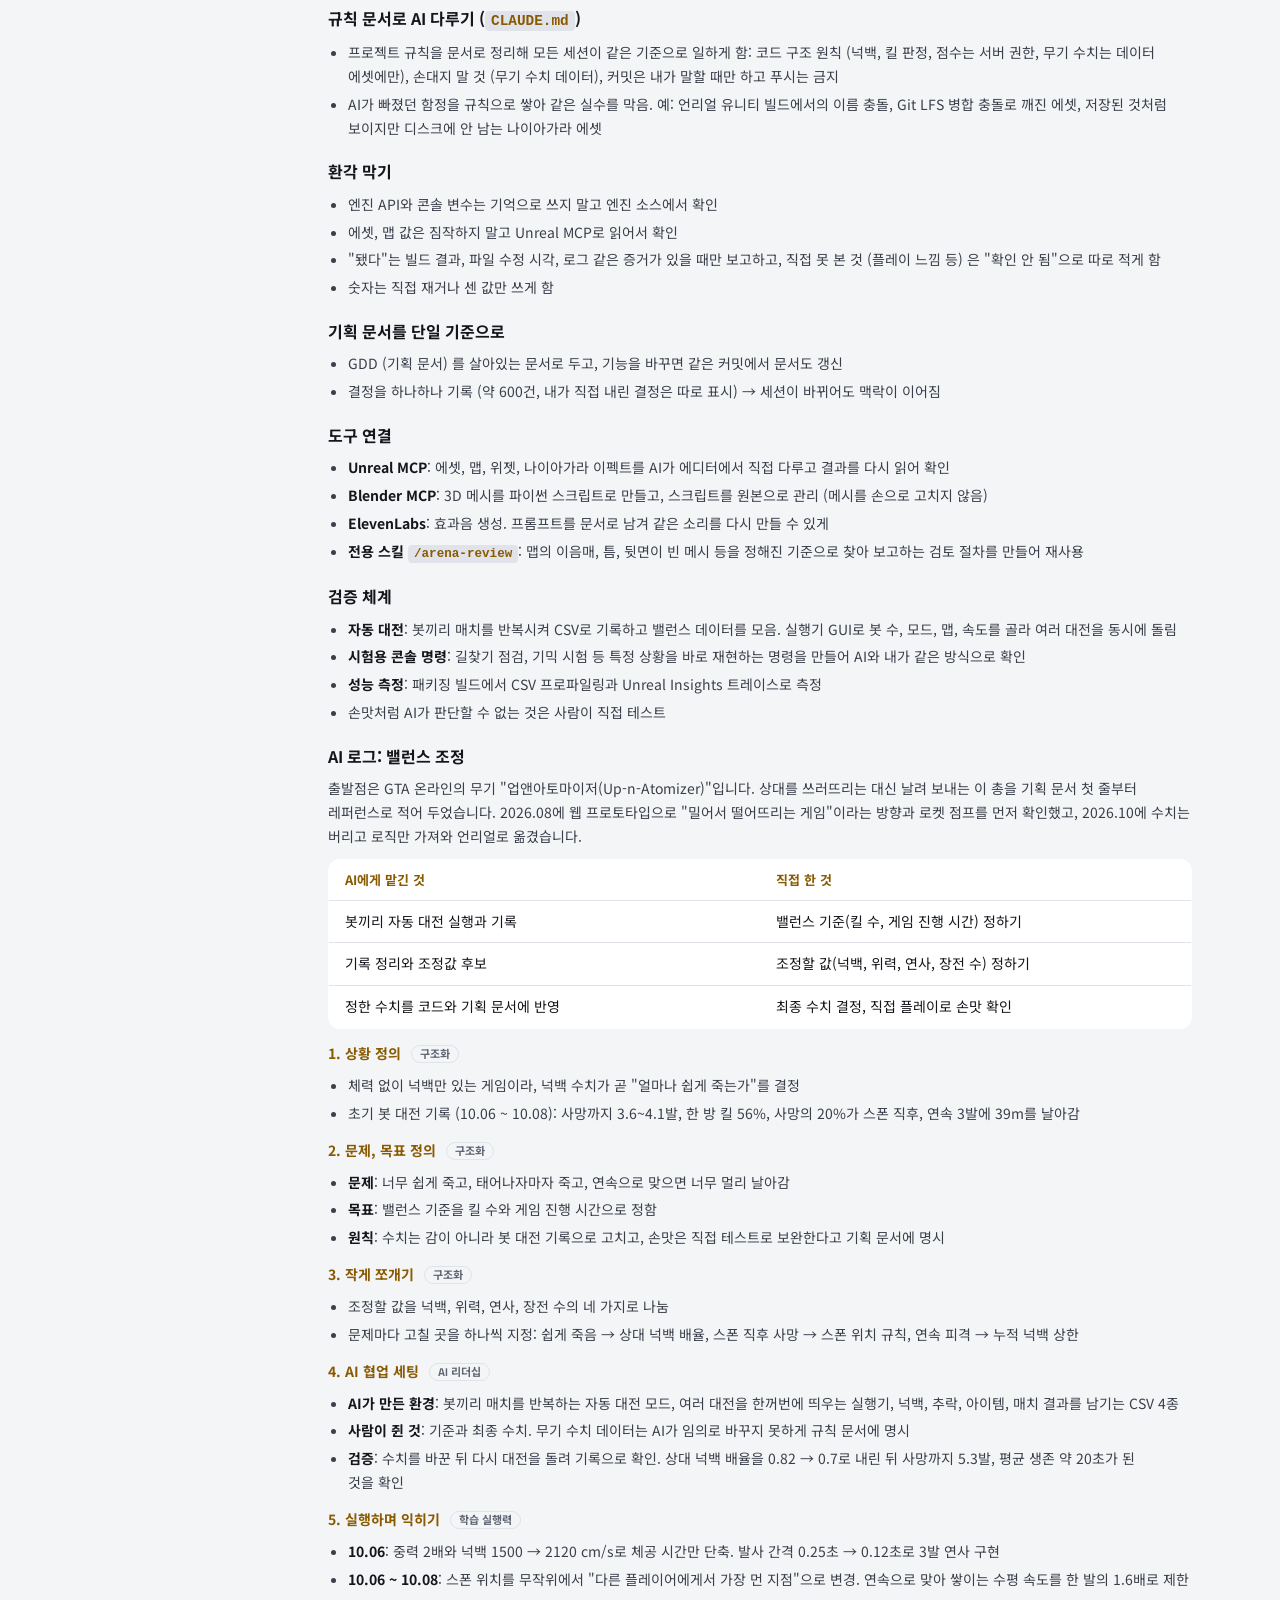
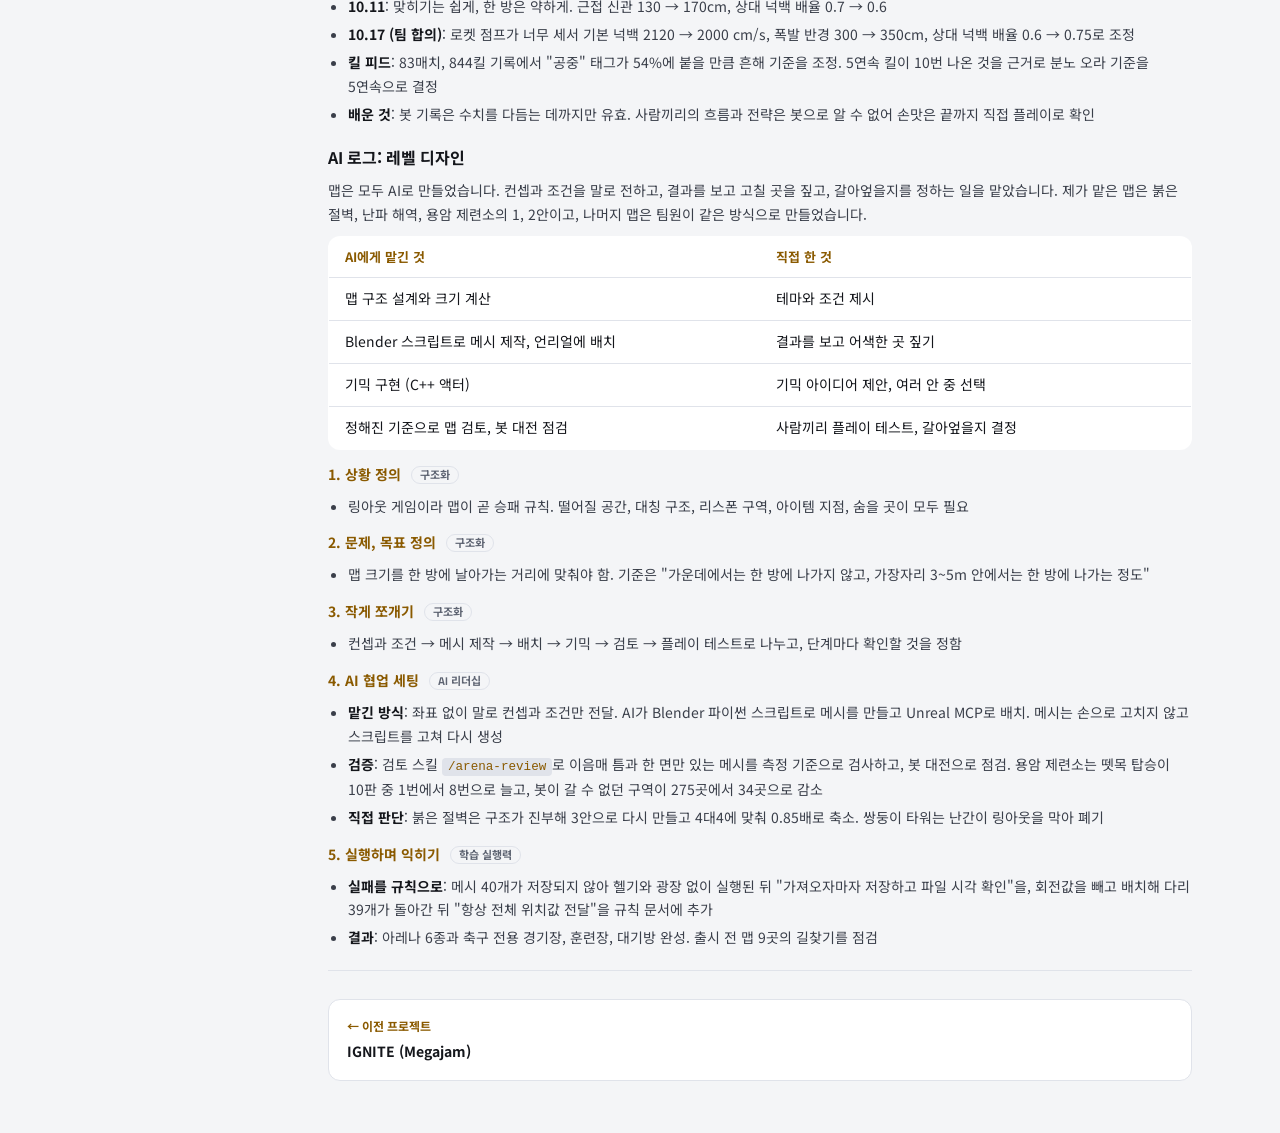
<file: projects/pung.html>
<!doctype html>
<html lang="ko">
<head>
  <meta charset="utf-8">
  <meta name="viewport" content="width=device-width, initial-scale=1">
  <title>PUNG!, 조성윤 포트폴리오</title>
  <meta name="description" content="체력 대신 자리와 지형을 두고 싸우는 1인칭 멀티플레이 링아웃 슈터">
  <link rel="preconnect" href="https://fonts.googleapis.com">
  <link rel="preconnect" href="https://fonts.gstatic.com" crossorigin>
  <link href="https://fonts.googleapis.com/css2?family=Noto+Sans+KR:wght@400;500;700;900&family=Space+Grotesk:wght@500;700&display=swap" rel="stylesheet">
  <script>(function(){var t=null;try{t=localStorage.getItem('theme')}catch(e){}if(t!=='light'&&t!=='dark'){t=matchMedia('(prefers-color-scheme: light)').matches?'light':'dark'}document.documentElement.dataset.theme=t})();</script>
  <link rel="stylesheet" href="../css/style.css?v=1795403365">
</head>
<body>
  <aside class="rail">
    <div class="rail__top">
      <div>
        <a class="rail__name" href="../index.html#top">조성윤</a>
        <p class="rail__intro">직접 만들어 보며 익힌 것을 기준 삼아, <em>AI와 함께 일하는</em> 게임 개발자 조성윤입니다.</p>
        <div class="rail__role">Unreal Engine, C++</div>
      </div>
      <nav class="rail__nav" aria-label="섹션 이동">
        <a href="../index.html#top" class="is-active">프로젝트<span class="count">8</span></a>
        <a href="../index.html#skills">기술 스택<span class="count">10</span></a>
        <a href="../index.html#career">수상, 이력<span class="count">5</span></a>
        <a href="../index.html#about">소개</a>
      </nav>
      <div class="rail__block">
        <div class="eyebrow">수상</div>
        <ul>
          <li><b>2026</b> 상명대 하계 게임잼 최우수상</li>
          <li><b>2025</b> 상명대 동계 게임잼 우수상</li>
          <li><b>2025</b> 상명대 게임 개발 공모전 우수상</li>
          <li><b>2024</b> 대림대 경진 대회 대상</li>
          <li><b>2023</b> 대림대 경진 대회 최우수상</li>
        </ul>
      </div>
      <div class="rail__block">
        <div class="eyebrow">주력 기술</div>
        <ul class="chips">
          <li class="is-key">Unreal Engine</li>
          <li class="is-key">C++</li>
          <li>Claude Code</li>
        </ul>
      </div>
    </div>
    <div class="rail__bottom">
      <a class="icon-link" href="mailto:swat2054@naver.com"><svg viewBox="0 0 24 24" aria-hidden="true" fill="none" stroke="currentColor" stroke-width="2" stroke-linecap="round" stroke-linejoin="round"><rect x="3" y="5" width="18" height="14" rx="2"/><path d="M3 7l9 6 9-6"/></svg>swat2054@naver.com</a>
      <a class="icon-link plain" href="https://github.com/Jokkilook" target="_blank" rel="noopener"><svg viewBox="0 0 16 16" aria-hidden="true" fill="currentColor"><path d="M8 0C3.58 0 0 3.58 0 8c0 3.54 2.29 6.53 5.47 7.59.4.07.55-.17.55-.38 0-.19-.01-.82-.01-1.49-2.01.37-2.53-.49-2.69-.94-.09-.23-.48-.94-.82-1.13-.28-.15-.68-.52-.01-.53.63-.01 1.08.58 1.23.82.72 1.21 1.87.87 2.33.66.07-.52.28-.87.51-1.07-1.78-.2-3.64-.89-3.64-3.95 0-.87.31-1.59.82-2.15-.08-.2-.36-1.02.08-2.12 0 0 .67-.21 2.2.82.64-.18 1.32-.27 2-.27s1.36.09 2 .27c1.53-1.04 2.2-.82 2.2-.82.44 1.1.16 1.92.08 2.12.51.56.82 1.27.82 2.15 0 3.07-1.87 3.75-3.65 3.95.29.25.54.73.54 1.48 0 1.07-.01 1.93-.01 2.2 0 .21.15.46.55.38A8.01 8.01 0 0 0 16 8c0-4.42-3.58-8-8-8z"/></svg>github.com/Jokkilook</a>
      <span>상명대학교 게임전공 재학</span>
      <button type="button" class="theme-toggle" aria-label="밝은 모드와 어두운 모드 전환"><span class="when-dark"><svg viewBox="0 0 24 24" fill="none" stroke="currentColor" stroke-width="2" stroke-linecap="round" aria-hidden="true"><circle cx="12" cy="12" r="4"/><path d="M12 2v2M12 20v2M4.9 4.9l1.4 1.4M17.7 17.7l1.4 1.4M2 12h2M20 12h2M4.9 19.1l1.4-1.4M17.7 6.3l1.4-1.4"/></svg>밝은 모드</span><span class="when-light"><svg viewBox="0 0 24 24" fill="none" stroke="currentColor" stroke-width="2" stroke-linecap="round" stroke-linejoin="round" aria-hidden="true"><path d="M20 14.5A8 8 0 0 1 9.5 4a8 8 0 1 0 10.5 10.5z"/></svg>어두운 모드</span></button>
    </div>
  </aside>

  <main class="main">
    <div class="wrap doc">
      <a class="doc__back" href="../index.html">← 프로젝트 목록</a>
      <div class="doc__top">
      <header class="doc__head">
        <div class="meta"><span class="badge badge--ai">AI 활용</span><span class="badge">출시</span><span>2026.10 – 2026.11</span></div>
        <h1 class="doc__title">PUNG!</h1>
        <p class="doc__summary">체력 대신 자리와 지형을 두고 싸우는 1인칭 멀티플레이 링아웃 슈터</p>
        <ul class="tags"><li>Unreal Engine</li></ul>
        <div class="btn-row"><a class="btn btn--primary" href="https://store.steampowered.com/app/5458400/PUNG/" target="_blank" rel="noopener"><svg viewBox="0 0 24 24" aria-hidden="true" fill="currentColor"><path d="M11.979 0C5.678 0 .511 4.86.022 11.037l6.432 2.658c.545-.371 1.203-.59 1.912-.59.063 0 .125.004.188.006l2.861-4.142V8.91c0-2.495 2.028-4.524 4.524-4.524 2.494 0 4.524 2.031 4.524 4.527s-2.03 4.525-4.524 4.525h-.105l-4.076 2.911c0 .052.004.105.004.159 0 1.875-1.515 3.396-3.39 3.396-1.635 0-3.016-1.173-3.331-2.727L.436 15.27C1.862 20.307 6.486 24 11.979 24c6.627 0 11.999-5.373 11.999-12S18.605 0 11.979 0zM7.54 18.21l-1.473-.61c.262.543.714.999 1.314 1.25 1.297.539 2.793-.076 3.332-1.375.263-.63.264-1.319.005-1.949s-.75-1.121-1.377-1.383c-.624-.26-1.29-.249-1.878-.03l1.523.63c.956.4 1.409 1.5 1.009 2.455-.397.957-1.497 1.41-2.454 1.012H7.54zm11.415-9.303c0-1.662-1.353-3.015-3.015-3.015-1.665 0-3.015 1.353-3.015 3.015 0 1.665 1.35 3.015 3.015 3.015 1.663 0 3.015-1.35 3.015-3.015zm-5.273-.005c0-1.252 1.013-2.266 2.265-2.266 1.249 0 2.266 1.014 2.266 2.266 0 1.251-1.017 2.265-2.266 2.265-1.253 0-2.265-1.014-2.265-2.265z"/></svg>Steam</a></div>
      </header>
      <div class="cover"><img src="../assets/pung.png" alt="PUNG! 대표 이미지" loading="lazy"></div>
      </div>
<section class="doc__section doc__key">
<h2>핵심 고민</h2>
<ul>
<li><strong>출발점</strong>: GTA 온라인의 "업앤아토마이저"처럼, 상대를 쓰러뜨리지 않고 날려 보내는 총 하나로 게임 전체를 만들고자 했습니다.</li>
<li><strong>가장 고민한 것</strong>: 구현을 모두 AI에게 맡기면서, AI가 틀리지 않고 확인된 결과만 내놓게 하려면 일하는 방식을 어떻게 설계해야 하는가.</li>
<li><strong>내린 답</strong>: 규칙 문서와 결정 기록으로 기준을 고정하고, 봇 자동 대전과 검토 절차로 결과를 검증했습니다. 재미와 손맛은 끝까지 직접 플레이해서 판단했습니다.</li>
</ul>
</section>
<section class="doc__section">
<h2>게임 소개</h2>
<p>체력 바 없이, 공기총으로 상대를 밀쳐 아레나 밖으로 떨어뜨리는 1인칭 멀티플레이 링아웃 슈터</p>
</section>
<section class="doc__section">
<h2>프로젝트 정보</h2>
<dl class="info">
<div class="info__row"><dt>팀 구성</dt><dd>2인</dd></div>
<div class="info__row"><dt>개발 기간</dt><dd>2026.10 ~ 2026.11</dd></div>
<div class="info__row"><dt>담당</dt><dd>기획, 게임플레이 설계, AI 협업 개발, 스팀 출시</dd></div>
<div class="info__row"><dt>개발 방식</dt><dd>AI 도구(Claude Code)를 활용한 개발 (Unreal MCP, Blender MCP 연동)</dd></div>
<div class="info__row"><dt>사용 기술</dt><dd>Unreal Engine 5.8, C++, Blueprint, Steamworks</dd></div>
<div class="info__row"><dt>출시</dt><dd>Steam 얼리 액세스 (2026.11.09), 유료 ($6.99)</dd></div>
</dl>
</section>
<section class="doc__section">
<h2>개요</h2>
<p>총에 맞으면 체력이 줄어드는 대신 몸이 날아가고, 마지막으로 상대를 밀어 떨어뜨린 사람이 킬을 가져간다. 발밑을 쏘면 로켓 점프를 할 수 있고, 상대 발밑을 쏘면 더 높이 띄울 수 있으며, 상자를 쏴서 상대를 밀어낼 수도 있다.</p>
</section>
<section class="doc__section">
<h2>주요 기능</h2>
<ul>
<li>게임 모드 5종: 개인전, 팀전, 크라운, 서바이벌, 펑 축구</li>
<li>아레나 6종 + 펑 축구 전용 경기장: 기울어지는 바닥의 용광로, 눈보라 치는 얼어붙은 호수, 움직이는 열차가 있는 궤도 정거장 등</li>
<li>스팀 온라인 멀티플레이 (방 만들기 / 방 코드로 참가), 로비</li>
<li>난이도를 고를 수 있는 봇으로 혼자 연습, 빈자리 채우기</li>
<li>튜토리얼 훈련장, 아이템, 연속 킬, 연장전, 경기 후 칭호와 하이라이트 리플레이</li>
<li>스킨 커스터마이징, 스팀 도전과제 50개, 32개 언어 지원</li>
</ul>
</section>
<section class="doc__section">
<h2>역할</h2>
<p>기획, 설계 결정, 테스트, 밸런싱, 출시 작업 등</p>
</section>
<section class="doc__section">
<h2>AI 활용 방식</h2>
<p>아이디어를 제외하곤 모두 AI를 사용하여 제작하였습니다. 대신 AI가 틀리지 않고, 내 의도대로, 확인된 결과만 내놓도록 일하는 방식을 설계하는 데 집중했습니다.</p>
<h3>역할 나누기</h3>
<ul>
<li><strong>사람</strong>: 무엇을 만들지, 제대로 되었는지, 재밌는지를 결정</li>
<li><strong>AI (Claude Code)</strong>: C++ 구현, 기획 문서 갱신, 에디터 에셋 작업, 3D 메시 생성 스크립트, 31개 언어 번역, 성능 측정</li>
</ul>
<h3>규칙 문서로 AI 다루기 (<code>CLAUDE.md</code>)</h3>
<ul>
<li>프로젝트 규칙을 문서로 정리해 모든 세션이 같은 기준으로 일하게 함: 코드 구조 원칙 (넉백, 킬 판정, 점수는 서버 권한, 무기 수치는 데이터 에셋에만), 손대지 말 것 (무기 수치 데이터), 커밋은 내가 말할 때만 하고 푸시는 금지</li>
<li>AI가 빠졌던 함정을 규칙으로 쌓아 같은 실수를 막음. 예: 언리얼 유니티 빌드에서의 이름 충돌, Git LFS 병합 충돌로 깨진 에셋, 저장된 것처럼 보이지만 디스크에 안 남는 나이아가라 에셋</li>
</ul>
<h3>환각 막기</h3>
<ul>
<li>엔진 API와 콘솔 변수는 기억으로 쓰지 말고 엔진 소스에서 확인</li>
<li>에셋, 맵 값은 짐작하지 말고 Unreal MCP로 읽어서 확인</li>
<li>"됐다"는 빌드 결과, 파일 수정 시각, 로그 같은 증거가 있을 때만 보고하고, 직접 못 본 것 (플레이 느낌 등) 은 "확인 안 됨"으로 따로 적게 함</li>
<li>숫자는 직접 재거나 센 값만 쓰게 함</li>
</ul>
<h3>기획 문서를 단일 기준으로</h3>
<ul>
<li>GDD (기획 문서) 를 살아있는 문서로 두고, 기능을 바꾸면 같은 커밋에서 문서도 갱신</li>
<li>결정을 하나하나 기록 (약 600건, 내가 직접 내린 결정은 따로 표시) → 세션이 바뀌어도 맥락이 이어짐</li>
</ul>
<h3>도구 연결</h3>
<ul>
<li><strong>Unreal MCP</strong>: 에셋, 맵, 위젯, 나이아가라 이펙트를 AI가 에디터에서 직접 다루고 결과를 다시 읽어 확인</li>
<li><strong>Blender MCP</strong>: 3D 메시를 파이썬 스크립트로 만들고, 스크립트를 원본으로 관리 (메시를 손으로 고치지 않음)</li>
<li><strong>ElevenLabs</strong>: 효과음 생성. 프롬프트를 문서로 남겨 같은 소리를 다시 만들 수 있게</li>
<li><strong>전용 스킬 <code>/arena-review</code></strong>: 맵의 이음매, 틈, 뒷면이 빈 메시 등을 정해진 기준으로 찾아 보고하는 검토 절차를 만들어 재사용</li>
</ul>
<h3>검증 체계</h3>
<ul>
<li><strong>자동 대전</strong>: 봇끼리 매치를 반복시켜 CSV로 기록하고 밸런스 데이터를 모음. 실행기 GUI로 봇 수, 모드, 맵, 속도를 골라 여러 대전을 동시에 돌림</li>
<li><strong>시험용 콘솔 명령</strong>: 길찾기 점검, 기믹 시험 등 특정 상황을 바로 재현하는 명령을 만들어 AI와 내가 같은 방식으로 확인</li>
<li><strong>성능 측정</strong>: 패키징 빌드에서 CSV 프로파일링과 Unreal Insights 트레이스로 측정</li>
<li>손맛처럼 AI가 판단할 수 없는 것은 사람이 직접 테스트</li>
</ul>
<h3>AI 로그: 밸런스 조정</h3>
<p>출발점은 GTA 온라인의 무기 "업앤아토마이저(Up-n-Atomizer)"입니다. 상대를 쓰러뜨리는 대신 날려 보내는 이 총을 기획 문서 첫 줄부터 레퍼런스로 적어 두었습니다. 2026.08에 웹 프로토타입으로 "밀어서 떨어뜨리는 게임"이라는 방향과 로켓 점프를 먼저 확인했고, 2026.10에 수치는 버리고 로직만 가져와 언리얼로 옮겼습니다.</p>
<div class="tablewrap"><table class="doc-table"><thead><tr><th>AI에게 맡긴 것</th><th>직접 한 것</th></tr></thead><tbody><tr><td>봇끼리 자동 대전 실행과 기록</td><td>밸런스 기준(킬 수, 게임 진행 시간) 정하기</td></tr><tr><td>기록 정리와 조정값 후보</td><td>조정할 값(넉백, 위력, 연사, 장전 수) 정하기</td></tr><tr><td>정한 수치를 코드와 기획 문서에 반영</td><td>최종 수치 결정, 직접 플레이로 손맛 확인</td></tr></tbody></table></div>
<h4>1. 상황 정의 <span class="comp">구조화</span></h4>
<ul>
<li>체력 없이 넉백만 있는 게임이라, 넉백 수치가 곧 "얼마나 쉽게 죽는가"를 결정</li>
<li>초기 봇 대전 기록 (10.06 ~ 10.08): 사망까지 3.6~4.1발, 한 방 킬 56%, 사망의 20%가 스폰 직후, 연속 3발에 39m를 날아감</li>
</ul>
<h4>2. 문제, 목표 정의 <span class="comp">구조화</span></h4>
<ul>
<li><strong>문제</strong>: 너무 쉽게 죽고, 태어나자마자 죽고, 연속으로 맞으면 너무 멀리 날아감</li>
<li><strong>목표</strong>: 밸런스 기준을 킬 수와 게임 진행 시간으로 정함</li>
<li><strong>원칙</strong>: 수치는 감이 아니라 봇 대전 기록으로 고치고, 손맛은 직접 테스트로 보완한다고 기획 문서에 명시</li>
</ul>
<h4>3. 작게 쪼개기 <span class="comp">구조화</span></h4>
<ul>
<li>조정할 값을 넉백, 위력, 연사, 장전 수의 네 가지로 나눔</li>
<li>문제마다 고칠 곳을 하나씩 지정: 쉽게 죽음 → 상대 넉백 배율, 스폰 직후 사망 → 스폰 위치 규칙, 연속 피격 → 누적 넉백 상한</li>
</ul>
<h4>4. AI 협업 세팅 <span class="comp">AI 리더십</span></h4>
<ul>
<li><strong>AI가 만든 환경</strong>: 봇끼리 매치를 반복하는 자동 대전 모드, 여러 대전을 한꺼번에 띄우는 실행기, 넉백, 추락, 아이템, 매치 결과를 남기는 CSV 4종</li>
<li><strong>사람이 쥔 것</strong>: 기준과 최종 수치. 무기 수치 데이터는 AI가 임의로 바꾸지 못하게 규칙 문서에 명시</li>
<li><strong>검증</strong>: 수치를 바꾼 뒤 다시 대전을 돌려 기록으로 확인. 상대 넉백 배율을 0.82 → 0.7로 내린 뒤 사망까지 5.3발, 평균 생존 약 20초가 된 것을 확인</li>
</ul>
<h4>5. 실행하며 익히기 <span class="comp">학습 실행력</span></h4>
<ul>
<li><strong>10.06</strong>: 중력 2배와 넉백 1500 → 2120 cm/s로 체공 시간만 단축. 발사 간격 0.25초 → 0.12초로 3발 연사 구현</li>
<li><strong>10.06 ~ 10.08</strong>: 스폰 위치를 무작위에서 "다른 플레이어에게서 가장 먼 지점"으로 변경. 연속으로 맞아 쌓이는 수평 속도를 한 발의 1.6배로 제한</li>
<li><strong>10.11</strong>: 맞히기는 쉽게, 한 방은 약하게. 근접 신관 130 → 170cm, 상대 넉백 배율 0.7 → 0.6</li>
<li><strong>10.17 (팀 합의)</strong>: 로켓 점프가 너무 세서 기본 넉백 2120 → 2000 cm/s, 폭발 반경 300 → 350cm, 상대 넉백 배율 0.6 → 0.75로 조정</li>
<li><strong>킬 피드</strong>: 83매치, 844킬 기록에서 "공중" 태그가 54%에 붙을 만큼 흔해 기준을 조정. 5연속 킬이 10번 나온 것을 근거로 분노 오라 기준을 5연속으로 결정</li>
<li><strong>배운 것</strong>: 봇 기록은 수치를 다듬는 데까지만 유효. 사람끼리의 흐름과 전략은 봇으로 알 수 없어 손맛은 끝까지 직접 플레이로 확인</li>
</ul>
<h3>AI 로그: 레벨 디자인</h3>
<p>맵은 모두 AI로 만들었습니다. 컨셉과 조건을 말로 전하고, 결과를 보고 고칠 곳을 짚고, 갈아엎을지를 정하는 일을 맡았습니다. 제가 맡은 맵은 붉은 절벽, 난파 해역, 용암 제련소의 1, 2안이고, 나머지 맵은 팀원이 같은 방식으로 만들었습니다.</p>
<div class="tablewrap"><table class="doc-table"><thead><tr><th>AI에게 맡긴 것</th><th>직접 한 것</th></tr></thead><tbody><tr><td>맵 구조 설계와 크기 계산</td><td>테마와 조건 제시</td></tr><tr><td>Blender 스크립트로 메시 제작, 언리얼에 배치</td><td>결과를 보고 어색한 곳 짚기</td></tr><tr><td>기믹 구현 (C++ 액터)</td><td>기믹 아이디어 제안, 여러 안 중 선택</td></tr><tr><td>정해진 기준으로 맵 검토, 봇 대전 점검</td><td>사람끼리 플레이 테스트, 갈아엎을지 결정</td></tr></tbody></table></div>
<h4>1. 상황 정의 <span class="comp">구조화</span></h4>
<ul>
<li>링아웃 게임이라 맵이 곧 승패 규칙. 떨어질 공간, 대칭 구조, 리스폰 구역, 아이템 지점, 숨을 곳이 모두 필요</li>
</ul>
<h4>2. 문제, 목표 정의 <span class="comp">구조화</span></h4>
<ul>
<li>맵 크기를 한 방에 날아가는 거리에 맞춰야 함. 기준은 "가운데에서는 한 방에 나가지 않고, 가장자리 3~5m 안에서는 한 방에 나가는 정도"</li>
</ul>
<h4>3. 작게 쪼개기 <span class="comp">구조화</span></h4>
<ul>
<li>컨셉과 조건 → 메시 제작 → 배치 → 기믹 → 검토 → 플레이 테스트로 나누고, 단계마다 확인할 것을 정함</li>
</ul>
<h4>4. AI 협업 세팅 <span class="comp">AI 리더십</span></h4>
<ul>
<li><strong>맡긴 방식</strong>: 좌표 없이 말로 컨셉과 조건만 전달. AI가 Blender 파이썬 스크립트로 메시를 만들고 Unreal MCP로 배치. 메시는 손으로 고치지 않고 스크립트를 고쳐 다시 생성</li>
<li><strong>검증</strong>: 검토 스킬 <code>/arena-review</code>로 이음매 틈과 한 면만 있는 메시를 측정 기준으로 검사하고, 봇 대전으로 점검. 용암 제련소는 뗏목 탑승이 10판 중 1번에서 8번으로 늘고, 봇이 갈 수 없던 구역이 275곳에서 34곳으로 감소</li>
<li><strong>직접 판단</strong>: 붉은 절벽은 구조가 진부해 3안으로 다시 만들고 4대4에 맞춰 0.85배로 축소. 쌍둥이 타워는 난간이 링아웃을 막아 폐기</li>
</ul>
<h4>5. 실행하며 익히기 <span class="comp">학습 실행력</span></h4>
<ul>
<li><strong>실패를 규칙으로</strong>: 메시 40개가 저장되지 않아 헬기와 광장 없이 실행된 뒤 "가져오자마자 저장하고 파일 시각 확인"을, 회전값을 빼고 배치해 다리 39개가 돌아간 뒤 "항상 전체 위치값 전달"을 규칙 문서에 추가</li>
<li><strong>결과</strong>: 아레나 6종과 축구 전용 경기장, 훈련장, 대기방 완성. 출시 전 맵 9곳의 길찾기를 점검</li>
</ul>
</section>
      <nav class="doc__pager" aria-label="다른 프로젝트"><a href="ignite.html"><span class="dir">← 이전 프로젝트</span>IGNITE (Megajam)</a></nav>
    </div>
  </main>
<script src="../js/main.js?v=1795403365"></script>
</body>
</html>
</file>
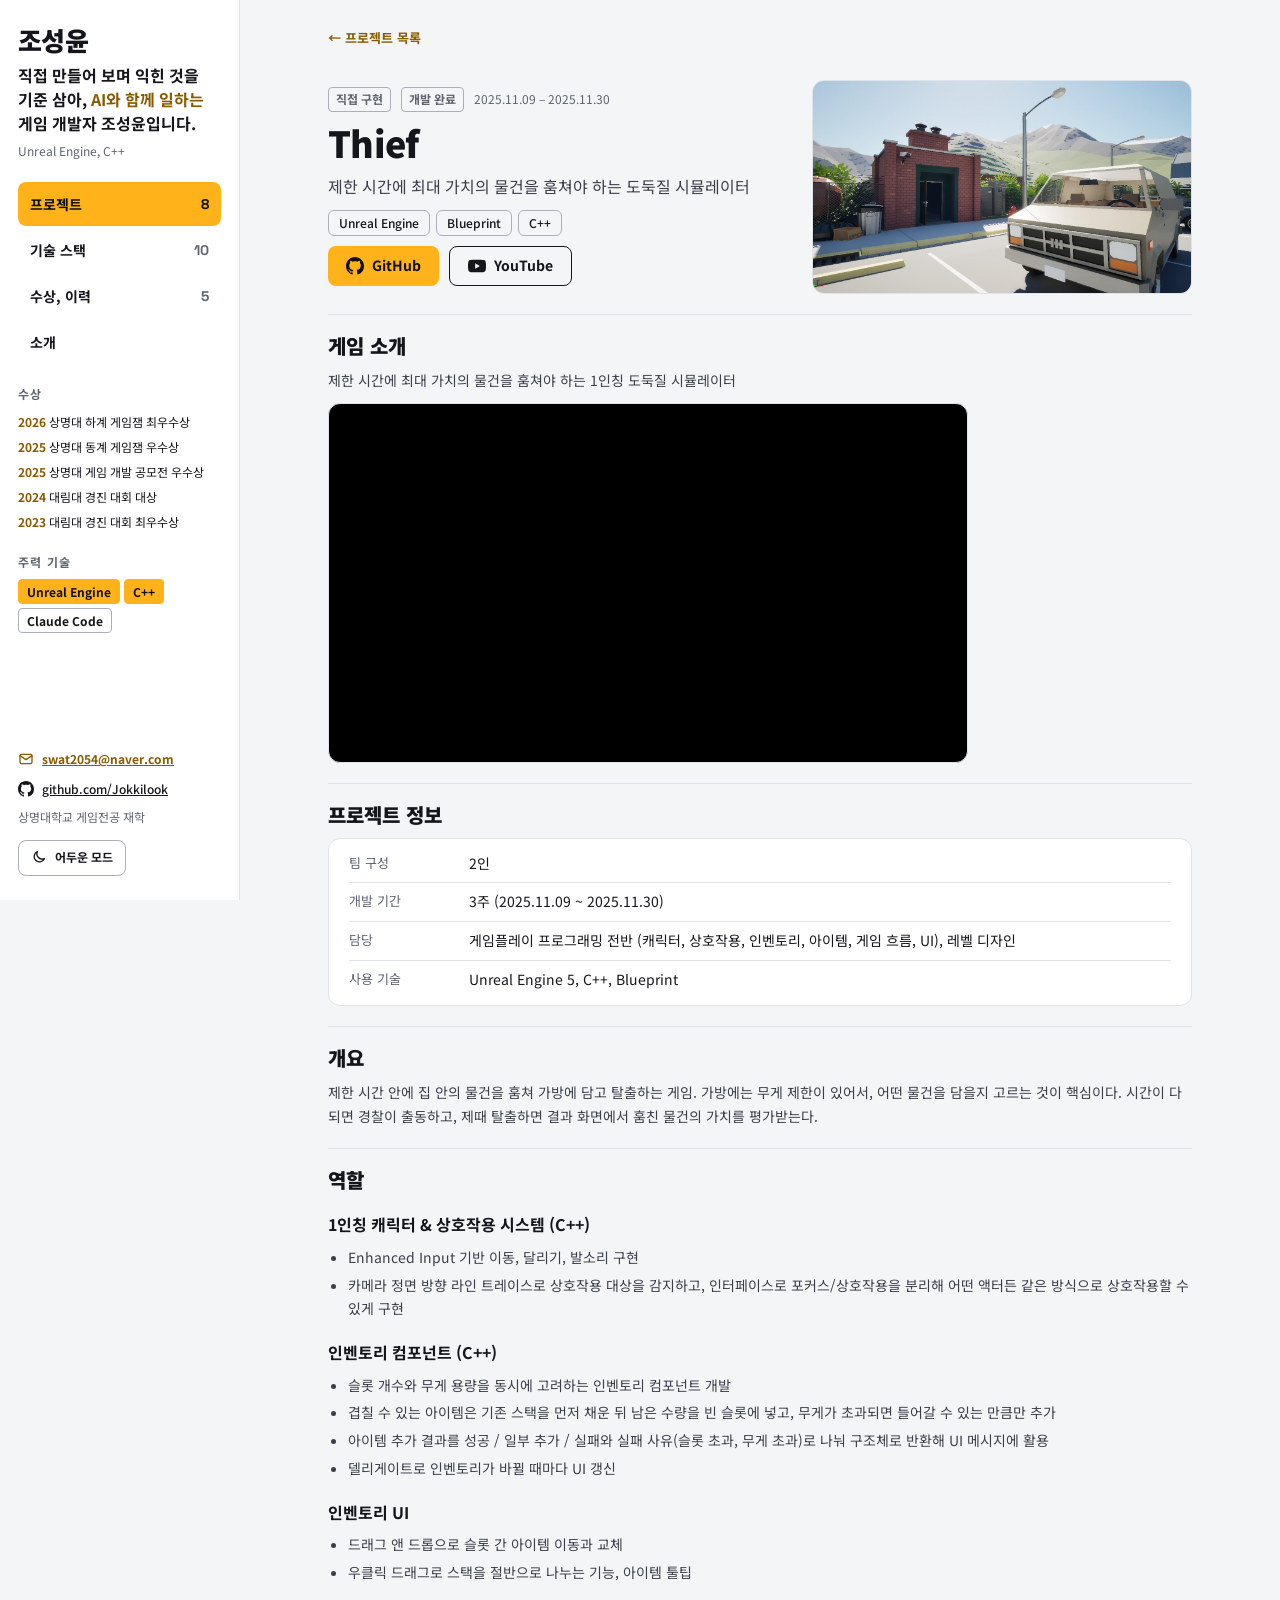
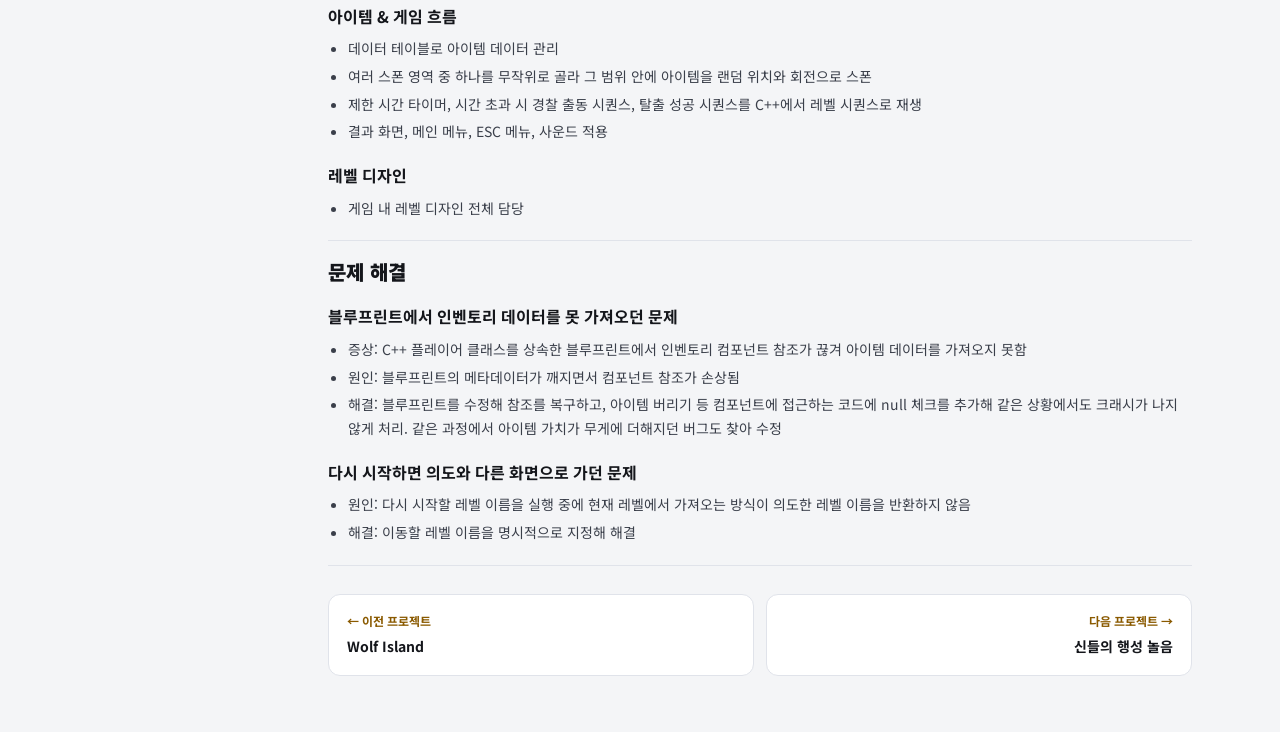
<file: projects/thief.html>
<!doctype html>
<html lang="ko">
<head>
  <meta charset="utf-8">
  <meta name="viewport" content="width=device-width, initial-scale=1">
  <title>Thief, 조성윤 포트폴리오</title>
  <meta name="description" content="제한 시간에 최대 가치의 물건을 훔쳐야 하는 도둑질 시뮬레이터">
  <link rel="preconnect" href="https://fonts.googleapis.com">
  <link rel="preconnect" href="https://fonts.gstatic.com" crossorigin>
  <link href="https://fonts.googleapis.com/css2?family=Noto+Sans+KR:wght@400;500;700;900&family=Space+Grotesk:wght@500;700&display=swap" rel="stylesheet">
  <script>(function(){var t=null;try{t=localStorage.getItem('theme')}catch(e){}if(t!=='light'&&t!=='dark'){t=matchMedia('(prefers-color-scheme: light)').matches?'light':'dark'}document.documentElement.dataset.theme=t})();</script>
  <link rel="stylesheet" href="../css/style.css?v=1795403365">
</head>
<body>
  <aside class="rail">
    <div class="rail__top">
      <div>
        <a class="rail__name" href="../index.html#top">조성윤</a>
        <p class="rail__intro">직접 만들어 보며 익힌 것을 기준 삼아, <em>AI와 함께 일하는</em> 게임 개발자 조성윤입니다.</p>
        <div class="rail__role">Unreal Engine, C++</div>
      </div>
      <nav class="rail__nav" aria-label="섹션 이동">
        <a href="../index.html#top" class="is-active">프로젝트<span class="count">8</span></a>
        <a href="../index.html#skills">기술 스택<span class="count">10</span></a>
        <a href="../index.html#career">수상, 이력<span class="count">5</span></a>
        <a href="../index.html#about">소개</a>
      </nav>
      <div class="rail__block">
        <div class="eyebrow">수상</div>
        <ul>
          <li><b>2026</b> 상명대 하계 게임잼 최우수상</li>
          <li><b>2025</b> 상명대 동계 게임잼 우수상</li>
          <li><b>2025</b> 상명대 게임 개발 공모전 우수상</li>
          <li><b>2024</b> 대림대 경진 대회 대상</li>
          <li><b>2023</b> 대림대 경진 대회 최우수상</li>
        </ul>
      </div>
      <div class="rail__block">
        <div class="eyebrow">주력 기술</div>
        <ul class="chips">
          <li class="is-key">Unreal Engine</li>
          <li class="is-key">C++</li>
          <li>Claude Code</li>
        </ul>
      </div>
    </div>
    <div class="rail__bottom">
      <a class="icon-link" href="mailto:swat2054@naver.com"><svg viewBox="0 0 24 24" aria-hidden="true" fill="none" stroke="currentColor" stroke-width="2" stroke-linecap="round" stroke-linejoin="round"><rect x="3" y="5" width="18" height="14" rx="2"/><path d="M3 7l9 6 9-6"/></svg>swat2054@naver.com</a>
      <a class="icon-link plain" href="https://github.com/Jokkilook" target="_blank" rel="noopener"><svg viewBox="0 0 16 16" aria-hidden="true" fill="currentColor"><path d="M8 0C3.58 0 0 3.58 0 8c0 3.54 2.29 6.53 5.47 7.59.4.07.55-.17.55-.38 0-.19-.01-.82-.01-1.49-2.01.37-2.53-.49-2.69-.94-.09-.23-.48-.94-.82-1.13-.28-.15-.68-.52-.01-.53.63-.01 1.08.58 1.23.82.72 1.21 1.87.87 2.33.66.07-.52.28-.87.51-1.07-1.78-.2-3.64-.89-3.64-3.95 0-.87.31-1.59.82-2.15-.08-.2-.36-1.02.08-2.12 0 0 .67-.21 2.2.82.64-.18 1.32-.27 2-.27s1.36.09 2 .27c1.53-1.04 2.2-.82 2.2-.82.44 1.1.16 1.92.08 2.12.51.56.82 1.27.82 2.15 0 3.07-1.87 3.75-3.65 3.95.29.25.54.73.54 1.48 0 1.07-.01 1.93-.01 2.2 0 .21.15.46.55.38A8.01 8.01 0 0 0 16 8c0-4.42-3.58-8-8-8z"/></svg>github.com/Jokkilook</a>
      <span>상명대학교 게임전공 재학</span>
      <button type="button" class="theme-toggle" aria-label="밝은 모드와 어두운 모드 전환"><span class="when-dark"><svg viewBox="0 0 24 24" fill="none" stroke="currentColor" stroke-width="2" stroke-linecap="round" aria-hidden="true"><circle cx="12" cy="12" r="4"/><path d="M12 2v2M12 20v2M4.9 4.9l1.4 1.4M17.7 17.7l1.4 1.4M2 12h2M20 12h2M4.9 19.1l1.4-1.4M17.7 6.3l1.4-1.4"/></svg>밝은 모드</span><span class="when-light"><svg viewBox="0 0 24 24" fill="none" stroke="currentColor" stroke-width="2" stroke-linecap="round" stroke-linejoin="round" aria-hidden="true"><path d="M20 14.5A8 8 0 0 1 9.5 4a8 8 0 1 0 10.5 10.5z"/></svg>어두운 모드</span></button>
    </div>
  </aside>

  <main class="main">
    <div class="wrap doc">
      <a class="doc__back" href="../index.html">← 프로젝트 목록</a>
      <div class="doc__top">
      <header class="doc__head">
        <div class="meta"><span class="badge">직접 구현</span><span class="badge">개발 완료</span><span>2025.11.09 – 2025.11.30</span></div>
        <h1 class="doc__title">Thief</h1>
        <p class="doc__summary">제한 시간에 최대 가치의 물건을 훔쳐야 하는 도둑질 시뮬레이터</p>
        <ul class="tags"><li>Unreal Engine</li><li>Blueprint</li><li>C++</li></ul>
        <div class="btn-row"><a class="btn btn--primary" href="https://github.com/Jokkilook/Thief" target="_blank" rel="noopener"><svg viewBox="0 0 16 16" aria-hidden="true" fill="currentColor"><path d="M8 0C3.58 0 0 3.58 0 8c0 3.54 2.29 6.53 5.47 7.59.4.07.55-.17.55-.38 0-.19-.01-.82-.01-1.49-2.01.37-2.53-.49-2.69-.94-.09-.23-.48-.94-.82-1.13-.28-.15-.68-.52-.01-.53.63-.01 1.08.58 1.23.82.72 1.21 1.87.87 2.33.66.07-.52.28-.87.51-1.07-1.78-.2-3.64-.89-3.64-3.95 0-.87.31-1.59.82-2.15-.08-.2-.36-1.02.08-2.12 0 0 .67-.21 2.2.82.64-.18 1.32-.27 2-.27s1.36.09 2 .27c1.53-1.04 2.2-.82 2.2-.82.44 1.1.16 1.92.08 2.12.51.56.82 1.27.82 2.15 0 3.07-1.87 3.75-3.65 3.95.29.25.54.73.54 1.48 0 1.07-.01 1.93-.01 2.2 0 .21.15.46.55.38A8.01 8.01 0 0 0 16 8c0-4.42-3.58-8-8-8z"/></svg>GitHub</a><a class="btn btn--ghost" href="https://www.youtube.com/watch?v=NB9PaPo9BVo" target="_blank" rel="noopener"><svg viewBox="0 0 24 24" aria-hidden="true" fill="currentColor"><path d="M23.498 6.186a3.016 3.016 0 0 0-2.122-2.136C19.505 3.545 12 3.545 12 3.545s-7.505 0-9.377.505A3.017 3.017 0 0 0 .502 6.186C0 8.07 0 12 0 12s0 3.93.502 5.814a3.016 3.016 0 0 0 2.122 2.136c1.871.505 9.376.505 9.376.505s7.505 0 9.377-.505a3.015 3.015 0 0 0 2.122-2.136C24 15.93 24 12 24 12s0-3.93-.502-5.814zM9.545 15.568V8.432L15.818 12l-6.273 3.568z"/></svg>YouTube</a></div>
      </header>
      <div class="cover"><img src="../assets/covers/thief.jpg" alt="Thief 대표 이미지" loading="lazy"></div>
      </div>
<section class="doc__section">
<h2>게임 소개</h2>
<p>제한 시간에 최대 가치의 물건을 훔쳐야 하는 1인칭 도둑질 시뮬레이터</p>
<div class="video"><iframe src="https://www.youtube-nocookie.com/embed/NB9PaPo9BVo" title="플레이 영상" loading="lazy" allowfullscreen allow="accelerometer; encrypted-media; gyroscope; picture-in-picture"></iframe></div>
</section>
<section class="doc__section">
<h2>프로젝트 정보</h2>
<dl class="info">
<div class="info__row"><dt>팀 구성</dt><dd>2인</dd></div>
<div class="info__row"><dt>개발 기간</dt><dd>3주 (2025.11.09 ~ 2025.11.30)</dd></div>
<div class="info__row"><dt>담당</dt><dd>게임플레이 프로그래밍 전반 (캐릭터, 상호작용, 인벤토리, 아이템, 게임 흐름, UI), 레벨 디자인</dd></div>
<div class="info__row"><dt>사용 기술</dt><dd>Unreal Engine 5, C++, Blueprint</dd></div>
</dl>
</section>
<section class="doc__section">
<h2>개요</h2>
<p>제한 시간 안에 집 안의 물건을 훔쳐 가방에 담고 탈출하는 게임. 가방에는 무게 제한이 있어서, 어떤 물건을 담을지 고르는 것이 핵심이다. 시간이 다 되면 경찰이 출동하고, 제때 탈출하면 결과 화면에서 훔친 물건의 가치를 평가받는다.</p>
</section>
<section class="doc__section">
<h2>역할</h2>
<h3>1인칭 캐릭터 &amp; 상호작용 시스템 (C++)</h3>
<ul>
<li>Enhanced Input 기반 이동, 달리기, 발소리 구현</li>
<li>카메라 정면 방향 라인 트레이스로 상호작용 대상을 감지하고, 인터페이스로 포커스/상호작용을 분리해 어떤 액터든 같은 방식으로 상호작용할 수 있게 구현</li>
</ul>
<h3>인벤토리 컴포넌트 (C++)</h3>
<ul>
<li>슬롯 개수와 무게 용량을 동시에 고려하는 인벤토리 컴포넌트 개발</li>
<li>겹칠 수 있는 아이템은 기존 스택을 먼저 채운 뒤 남은 수량을 빈 슬롯에 넣고, 무게가 초과되면 들어갈 수 있는 만큼만 추가</li>
<li>아이템 추가 결과를 성공 / 일부 추가 / 실패와 실패 사유(슬롯 초과, 무게 초과)로 나눠 구조체로 반환해 UI 메시지에 활용</li>
<li>델리게이트로 인벤토리가 바뀔 때마다 UI 갱신</li>
</ul>
<h3>인벤토리 UI</h3>
<ul>
<li>드래그 앤 드롭으로 슬롯 간 아이템 이동과 교체</li>
<li>우클릭 드래그로 스택을 절반으로 나누는 기능, 아이템 툴팁</li>
</ul>
<h3>아이템 &amp; 게임 흐름</h3>
<ul>
<li>데이터 테이블로 아이템 데이터 관리</li>
<li>여러 스폰 영역 중 하나를 무작위로 골라 그 범위 안에 아이템을 랜덤 위치와 회전으로 스폰</li>
<li>제한 시간 타이머, 시간 초과 시 경찰 출동 시퀀스, 탈출 성공 시퀀스를 C++에서 레벨 시퀀스로 재생</li>
<li>결과 화면, 메인 메뉴, ESC 메뉴, 사운드 적용</li>
</ul>
<h3>레벨 디자인</h3>
<ul>
<li>게임 내 레벨 디자인 전체 담당</li>
</ul>
</section>
<section class="doc__section">
<h2>문제 해결</h2>
<h3>블루프린트에서 인벤토리 데이터를 못 가져오던 문제</h3>
<ul>
<li>증상: C++ 플레이어 클래스를 상속한 블루프린트에서 인벤토리 컴포넌트 참조가 끊겨 아이템 데이터를 가져오지 못함</li>
<li>원인: 블루프린트의 메타데이터가 깨지면서 컴포넌트 참조가 손상됨</li>
<li>해결: 블루프린트를 수정해 참조를 복구하고, 아이템 버리기 등 컴포넌트에 접근하는 코드에 null 체크를 추가해 같은 상황에서도 크래시가 나지 않게 처리. 같은 과정에서 아이템 가치가 무게에 더해지던 버그도 찾아 수정</li>
</ul>
<h3>다시 시작하면 의도와 다른 화면으로 가던 문제</h3>
<ul>
<li>원인: 다시 시작할 레벨 이름을 실행 중에 현재 레벨에서 가져오는 방식이 의도한 레벨 이름을 반환하지 않음</li>
<li>해결: 이동할 레벨 이름을 명시적으로 지정해 해결</li>
</ul>
</section>
      <nav class="doc__pager" aria-label="다른 프로젝트"><a href="wolf-island.html"><span class="dir">← 이전 프로젝트</span>Wolf Island</a><a class="next" href="planet.html"><span class="dir">다음 프로젝트 →</span>신들의 행성 놀음</a></nav>
    </div>
  </main>
<script src="../js/main.js?v=1795403365"></script>
</body>
</html>
</file>
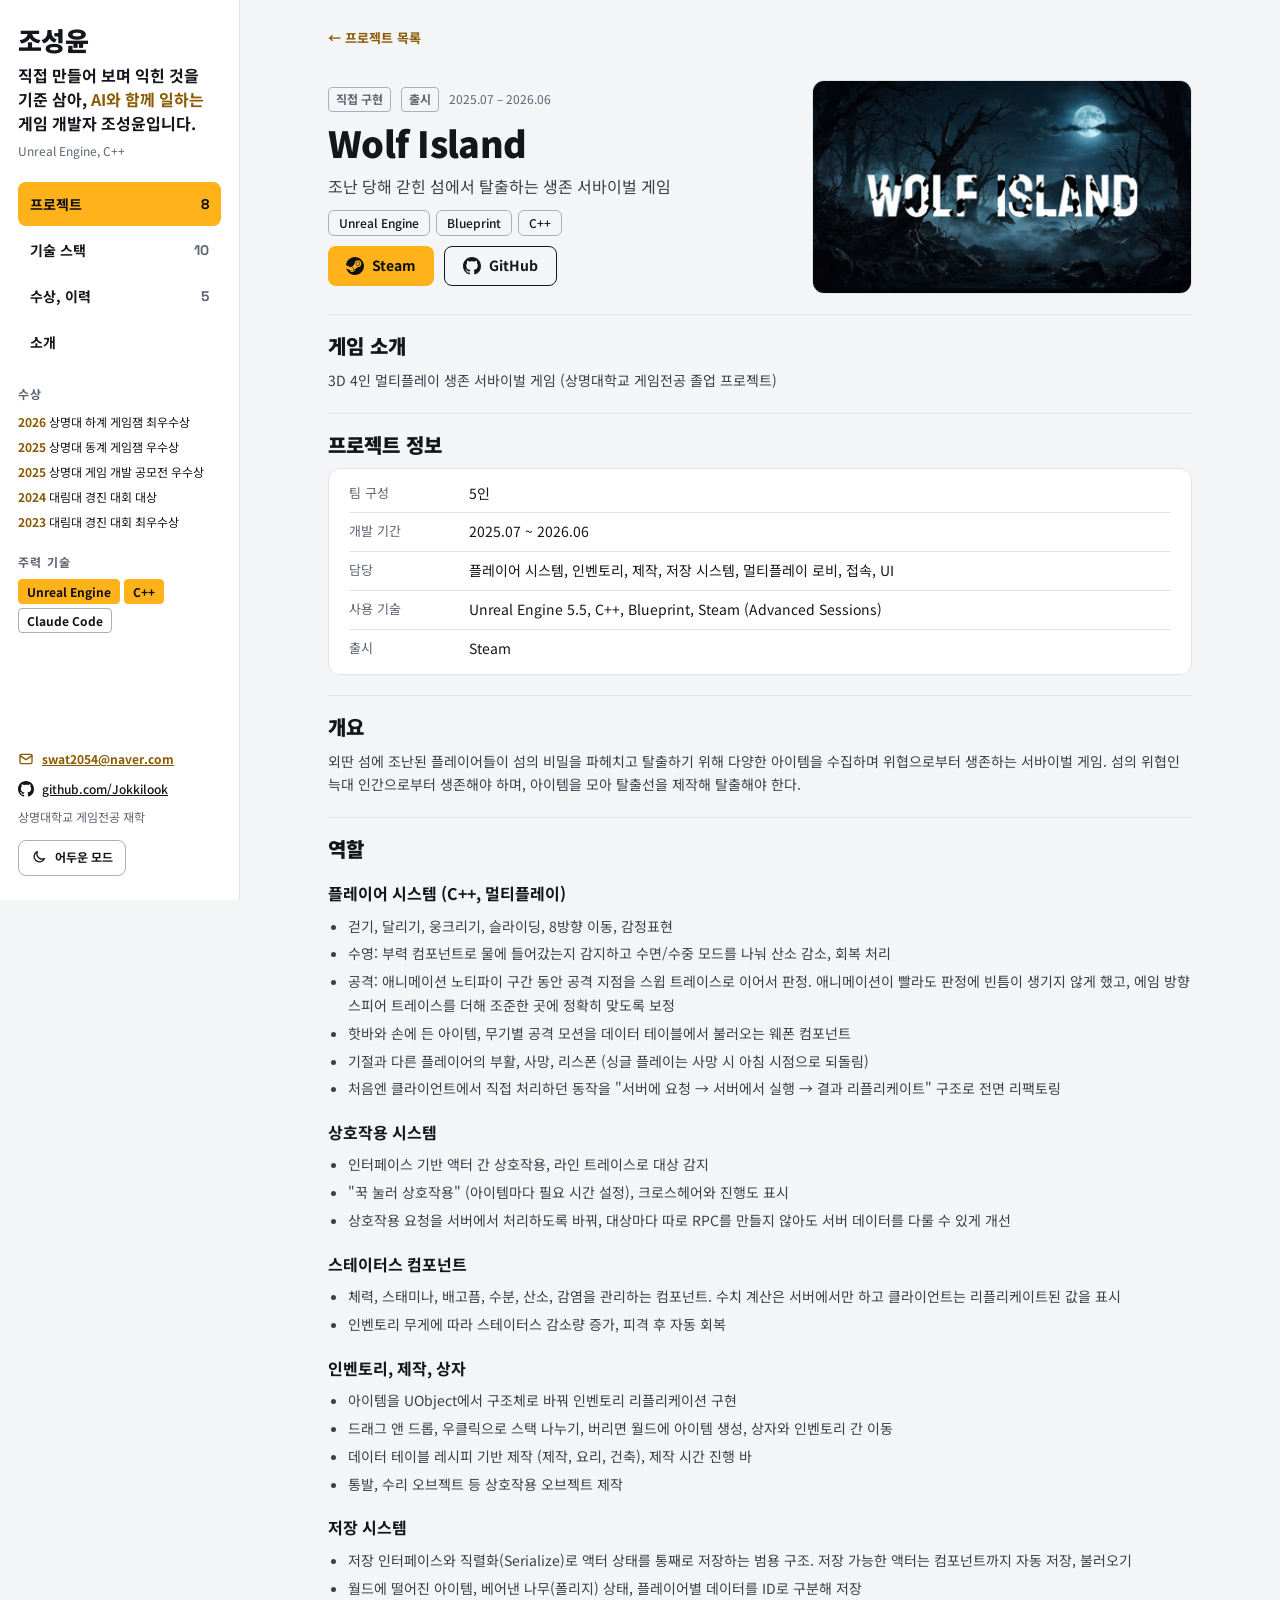
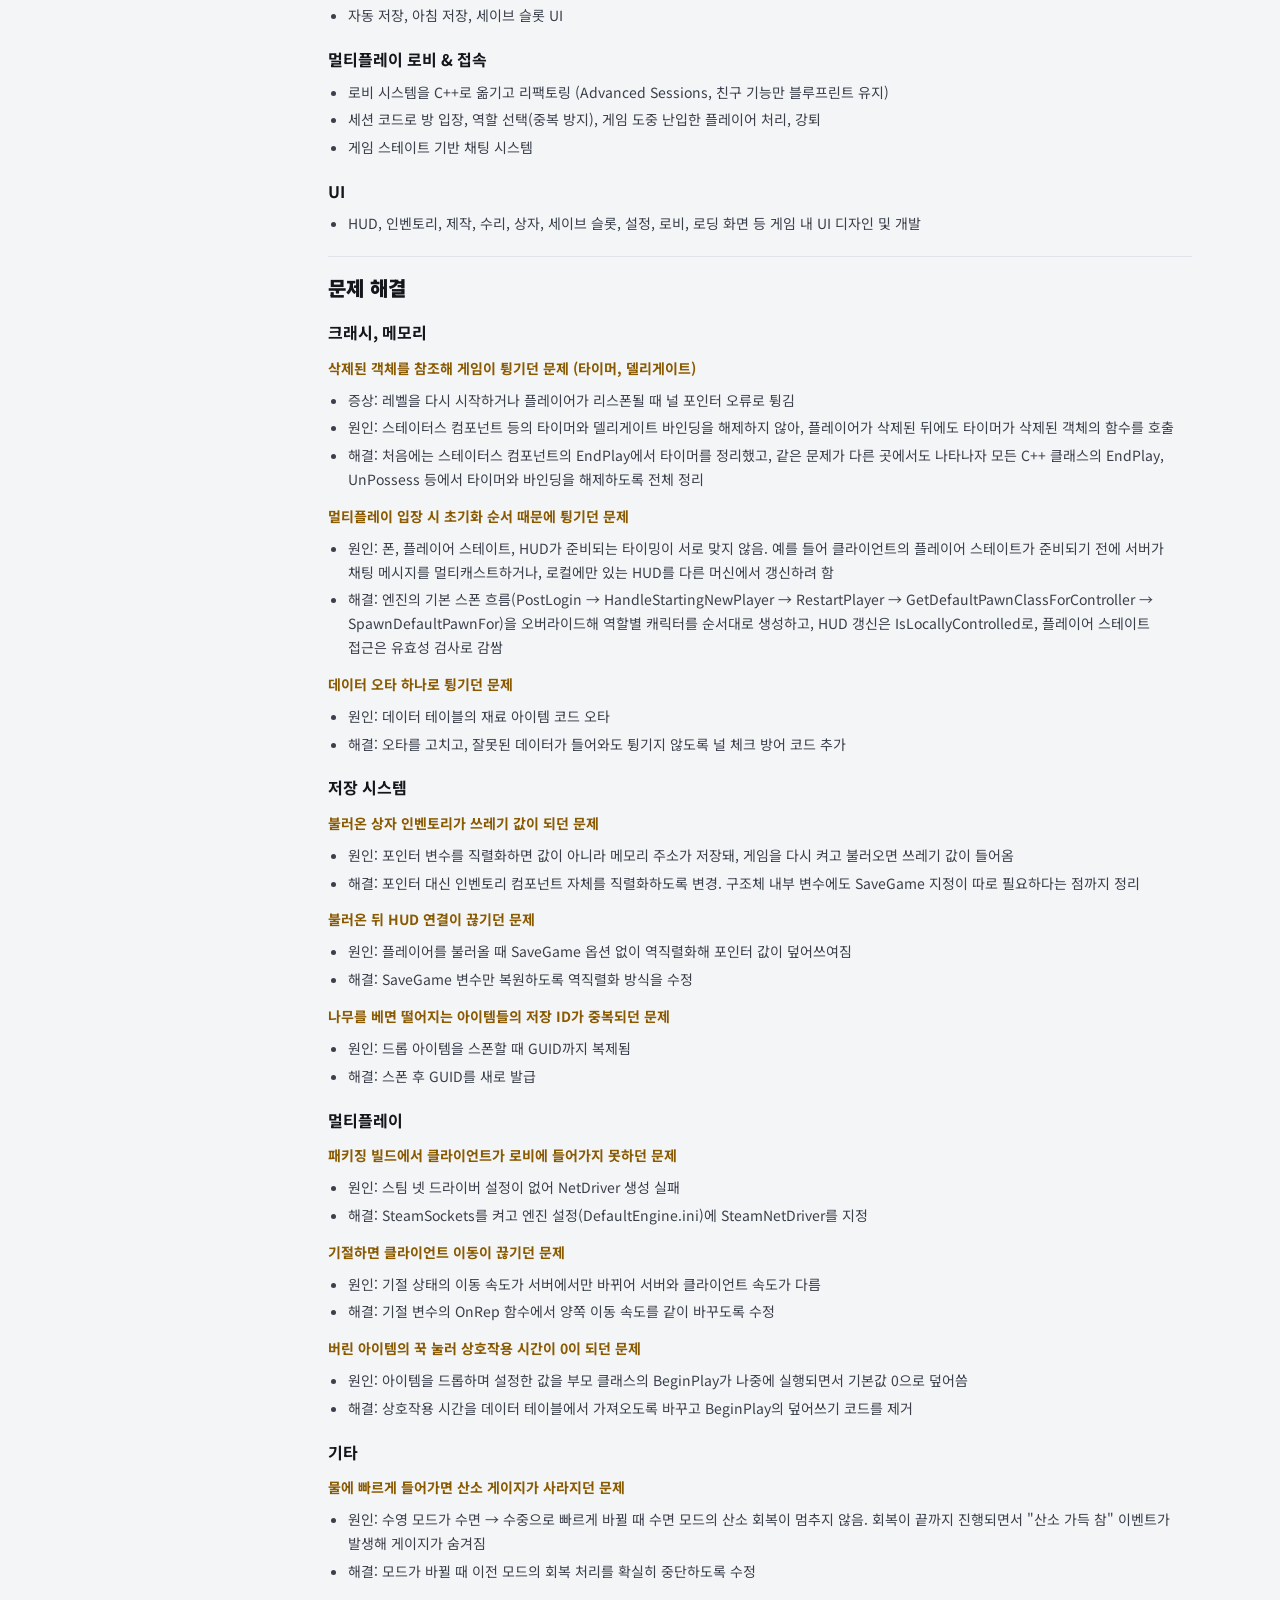
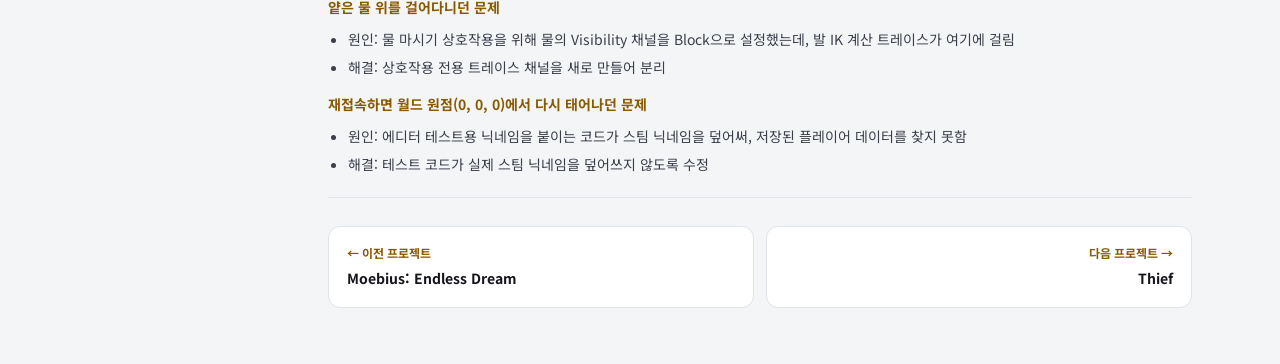
<file: projects/wolf-island.html>
<!doctype html>
<html lang="ko">
<head>
  <meta charset="utf-8">
  <meta name="viewport" content="width=device-width, initial-scale=1">
  <title>Wolf Island, 조성윤 포트폴리오</title>
  <meta name="description" content="조난 당해 갇힌 섬에서 탈출하는 생존 서바이벌 게임">
  <link rel="preconnect" href="https://fonts.googleapis.com">
  <link rel="preconnect" href="https://fonts.gstatic.com" crossorigin>
  <link href="https://fonts.googleapis.com/css2?family=Noto+Sans+KR:wght@400;500;700;900&family=Space+Grotesk:wght@500;700&display=swap" rel="stylesheet">
  <script>(function(){var t=null;try{t=localStorage.getItem('theme')}catch(e){}if(t!=='light'&&t!=='dark'){t=matchMedia('(prefers-color-scheme: light)').matches?'light':'dark'}document.documentElement.dataset.theme=t})();</script>
  <link rel="stylesheet" href="../css/style.css?v=1795403365">
</head>
<body>
  <aside class="rail">
    <div class="rail__top">
      <div>
        <a class="rail__name" href="../index.html#top">조성윤</a>
        <p class="rail__intro">직접 만들어 보며 익힌 것을 기준 삼아, <em>AI와 함께 일하는</em> 게임 개발자 조성윤입니다.</p>
        <div class="rail__role">Unreal Engine, C++</div>
      </div>
      <nav class="rail__nav" aria-label="섹션 이동">
        <a href="../index.html#top" class="is-active">프로젝트<span class="count">8</span></a>
        <a href="../index.html#skills">기술 스택<span class="count">10</span></a>
        <a href="../index.html#career">수상, 이력<span class="count">5</span></a>
        <a href="../index.html#about">소개</a>
      </nav>
      <div class="rail__block">
        <div class="eyebrow">수상</div>
        <ul>
          <li><b>2026</b> 상명대 하계 게임잼 최우수상</li>
          <li><b>2025</b> 상명대 동계 게임잼 우수상</li>
          <li><b>2025</b> 상명대 게임 개발 공모전 우수상</li>
          <li><b>2024</b> 대림대 경진 대회 대상</li>
          <li><b>2023</b> 대림대 경진 대회 최우수상</li>
        </ul>
      </div>
      <div class="rail__block">
        <div class="eyebrow">주력 기술</div>
        <ul class="chips">
          <li class="is-key">Unreal Engine</li>
          <li class="is-key">C++</li>
          <li>Claude Code</li>
        </ul>
      </div>
    </div>
    <div class="rail__bottom">
      <a class="icon-link" href="mailto:swat2054@naver.com"><svg viewBox="0 0 24 24" aria-hidden="true" fill="none" stroke="currentColor" stroke-width="2" stroke-linecap="round" stroke-linejoin="round"><rect x="3" y="5" width="18" height="14" rx="2"/><path d="M3 7l9 6 9-6"/></svg>swat2054@naver.com</a>
      <a class="icon-link plain" href="https://github.com/Jokkilook" target="_blank" rel="noopener"><svg viewBox="0 0 16 16" aria-hidden="true" fill="currentColor"><path d="M8 0C3.58 0 0 3.58 0 8c0 3.54 2.29 6.53 5.47 7.59.4.07.55-.17.55-.38 0-.19-.01-.82-.01-1.49-2.01.37-2.53-.49-2.69-.94-.09-.23-.48-.94-.82-1.13-.28-.15-.68-.52-.01-.53.63-.01 1.08.58 1.23.82.72 1.21 1.87.87 2.33.66.07-.52.28-.87.51-1.07-1.78-.2-3.64-.89-3.64-3.95 0-.87.31-1.59.82-2.15-.08-.2-.36-1.02.08-2.12 0 0 .67-.21 2.2.82.64-.18 1.32-.27 2-.27s1.36.09 2 .27c1.53-1.04 2.2-.82 2.2-.82.44 1.1.16 1.92.08 2.12.51.56.82 1.27.82 2.15 0 3.07-1.87 3.75-3.65 3.95.29.25.54.73.54 1.48 0 1.07-.01 1.93-.01 2.2 0 .21.15.46.55.38A8.01 8.01 0 0 0 16 8c0-4.42-3.58-8-8-8z"/></svg>github.com/Jokkilook</a>
      <span>상명대학교 게임전공 재학</span>
      <button type="button" class="theme-toggle" aria-label="밝은 모드와 어두운 모드 전환"><span class="when-dark"><svg viewBox="0 0 24 24" fill="none" stroke="currentColor" stroke-width="2" stroke-linecap="round" aria-hidden="true"><circle cx="12" cy="12" r="4"/><path d="M12 2v2M12 20v2M4.9 4.9l1.4 1.4M17.7 17.7l1.4 1.4M2 12h2M20 12h2M4.9 19.1l1.4-1.4M17.7 6.3l1.4-1.4"/></svg>밝은 모드</span><span class="when-light"><svg viewBox="0 0 24 24" fill="none" stroke="currentColor" stroke-width="2" stroke-linecap="round" stroke-linejoin="round" aria-hidden="true"><path d="M20 14.5A8 8 0 0 1 9.5 4a8 8 0 1 0 10.5 10.5z"/></svg>어두운 모드</span></button>
    </div>
  </aside>

  <main class="main">
    <div class="wrap doc">
      <a class="doc__back" href="../index.html">← 프로젝트 목록</a>
      <div class="doc__top">
      <header class="doc__head">
        <div class="meta"><span class="badge">직접 구현</span><span class="badge">출시</span><span>2025.07 – 2026.06</span></div>
        <h1 class="doc__title">Wolf Island</h1>
        <p class="doc__summary">조난 당해 갇힌 섬에서 탈출하는 생존 서바이벌 게임</p>
        <ul class="tags"><li>Unreal Engine</li><li>Blueprint</li><li>C++</li></ul>
        <div class="btn-row"><a class="btn btn--primary" href="https://store.steampowered.com/app/4729580/Wolf_Island/" target="_blank" rel="noopener"><svg viewBox="0 0 24 24" aria-hidden="true" fill="currentColor"><path d="M11.979 0C5.678 0 .511 4.86.022 11.037l6.432 2.658c.545-.371 1.203-.59 1.912-.59.063 0 .125.004.188.006l2.861-4.142V8.91c0-2.495 2.028-4.524 4.524-4.524 2.494 0 4.524 2.031 4.524 4.527s-2.03 4.525-4.524 4.525h-.105l-4.076 2.911c0 .052.004.105.004.159 0 1.875-1.515 3.396-3.39 3.396-1.635 0-3.016-1.173-3.331-2.727L.436 15.27C1.862 20.307 6.486 24 11.979 24c6.627 0 11.999-5.373 11.999-12S18.605 0 11.979 0zM7.54 18.21l-1.473-.61c.262.543.714.999 1.314 1.25 1.297.539 2.793-.076 3.332-1.375.263-.63.264-1.319.005-1.949s-.75-1.121-1.377-1.383c-.624-.26-1.29-.249-1.878-.03l1.523.63c.956.4 1.409 1.5 1.009 2.455-.397.957-1.497 1.41-2.454 1.012H7.54zm11.415-9.303c0-1.662-1.353-3.015-3.015-3.015-1.665 0-3.015 1.353-3.015 3.015 0 1.665 1.35 3.015 3.015 3.015 1.663 0 3.015-1.35 3.015-3.015zm-5.273-.005c0-1.252 1.013-2.266 2.265-2.266 1.249 0 2.266 1.014 2.266 2.266 0 1.251-1.017 2.265-2.266 2.265-1.253 0-2.265-1.014-2.265-2.265z"/></svg>Steam</a><a class="btn btn--ghost" href="https://github.com/toyede/Wolf_Island" target="_blank" rel="noopener"><svg viewBox="0 0 16 16" aria-hidden="true" fill="currentColor"><path d="M8 0C3.58 0 0 3.58 0 8c0 3.54 2.29 6.53 5.47 7.59.4.07.55-.17.55-.38 0-.19-.01-.82-.01-1.49-2.01.37-2.53-.49-2.69-.94-.09-.23-.48-.94-.82-1.13-.28-.15-.68-.52-.01-.53.63-.01 1.08.58 1.23.82.72 1.21 1.87.87 2.33.66.07-.52.28-.87.51-1.07-1.78-.2-3.64-.89-3.64-3.95 0-.87.31-1.59.82-2.15-.08-.2-.36-1.02.08-2.12 0 0 .67-.21 2.2.82.64-.18 1.32-.27 2-.27s1.36.09 2 .27c1.53-1.04 2.2-.82 2.2-.82.44 1.1.16 1.92.08 2.12.51.56.82 1.27.82 2.15 0 3.07-1.87 3.75-3.65 3.95.29.25.54.73.54 1.48 0 1.07-.01 1.93-.01 2.2 0 .21.15.46.55.38A8.01 8.01 0 0 0 16 8c0-4.42-3.58-8-8-8z"/></svg>GitHub</a></div>
      </header>
      <div class="cover"><img src="../assets/covers/wolf-island.jpg" alt="Wolf Island 대표 이미지" loading="lazy"></div>
      </div>
<section class="doc__section">
<h2>게임 소개</h2>
<p>3D 4인 멀티플레이 생존 서바이벌 게임 (상명대학교 게임전공 졸업 프로젝트)</p>
</section>
<section class="doc__section">
<h2>프로젝트 정보</h2>
<dl class="info">
<div class="info__row"><dt>팀 구성</dt><dd>5인</dd></div>
<div class="info__row"><dt>개발 기간</dt><dd>2025.07 ~ 2026.06</dd></div>
<div class="info__row"><dt>담당</dt><dd>플레이어 시스템, 인벤토리, 제작, 저장 시스템, 멀티플레이 로비, 접속, UI</dd></div>
<div class="info__row"><dt>사용 기술</dt><dd>Unreal Engine 5.5, C++, Blueprint, Steam (Advanced Sessions)</dd></div>
<div class="info__row"><dt>출시</dt><dd>Steam</dd></div>
</dl>
</section>
<section class="doc__section">
<h2>개요</h2>
<p>외딴 섬에 조난된 플레이어들이 섬의 비밀을 파헤치고 탈출하기 위해 다양한 아이템을 수집하며 위협으로부터 생존하는 서바이벌 게임. 섬의 위협인 늑대 인간으로부터 생존해야 하며, 아이템을 모아 탈출선을 제작해 탈출해야 한다.</p>
</section>
<section class="doc__section">
<h2>역할</h2>
<h3>플레이어 시스템 (C++, 멀티플레이)</h3>
<ul>
<li>걷기, 달리기, 웅크리기, 슬라이딩, 8방향 이동, 감정표현</li>
<li>수영: 부력 컴포넌트로 물에 들어갔는지 감지하고 수면/수중 모드를 나눠 산소 감소, 회복 처리</li>
<li>공격: 애니메이션 노티파이 구간 동안 공격 지점을 스윕 트레이스로 이어서 판정. 애니메이션이 빨라도 판정에 빈틈이 생기지 않게 했고, 에임 방향 스피어 트레이스를 더해 조준한 곳에 정확히 맞도록 보정</li>
<li>핫바와 손에 든 아이템, 무기별 공격 모션을 데이터 테이블에서 불러오는 웨폰 컴포넌트</li>
<li>기절과 다른 플레이어의 부활, 사망, 리스폰 (싱글 플레이는 사망 시 아침 시점으로 되돌림)</li>
<li>처음엔 클라이언트에서 직접 처리하던 동작을 "서버에 요청 → 서버에서 실행 → 결과 리플리케이트" 구조로 전면 리팩토링</li>
</ul>
<h3>상호작용 시스템</h3>
<ul>
<li>인터페이스 기반 액터 간 상호작용, 라인 트레이스로 대상 감지</li>
<li>"꾹 눌러 상호작용" (아이템마다 필요 시간 설정), 크로스헤어와 진행도 표시</li>
<li>상호작용 요청을 서버에서 처리하도록 바꿔, 대상마다 따로 RPC를 만들지 않아도 서버 데이터를 다룰 수 있게 개선</li>
</ul>
<h3>스테이터스 컴포넌트</h3>
<ul>
<li>체력, 스태미나, 배고픔, 수분, 산소, 감염을 관리하는 컴포넌트. 수치 계산은 서버에서만 하고 클라이언트는 리플리케이트된 값을 표시</li>
<li>인벤토리 무게에 따라 스테이터스 감소량 증가, 피격 후 자동 회복</li>
</ul>
<h3>인벤토리, 제작, 상자</h3>
<ul>
<li>아이템을 UObject에서 구조체로 바꿔 인벤토리 리플리케이션 구현</li>
<li>드래그 앤 드롭, 우클릭으로 스택 나누기, 버리면 월드에 아이템 생성, 상자와 인벤토리 간 이동</li>
<li>데이터 테이블 레시피 기반 제작 (제작, 요리, 건축), 제작 시간 진행 바</li>
<li>통발, 수리 오브젝트 등 상호작용 오브젝트 제작</li>
</ul>
<h3>저장 시스템</h3>
<ul>
<li>저장 인터페이스와 직렬화(Serialize)로 액터 상태를 통째로 저장하는 범용 구조. 저장 가능한 액터는 컴포넌트까지 자동 저장, 불러오기</li>
<li>월드에 떨어진 아이템, 베어낸 나무(폴리지) 상태, 플레이어별 데이터를 ID로 구분해 저장</li>
<li>자동 저장, 아침 저장, 세이브 슬롯 UI</li>
</ul>
<h3>멀티플레이 로비 &amp; 접속</h3>
<ul>
<li>로비 시스템을 C++로 옮기고 리팩토링 (Advanced Sessions, 친구 기능만 블루프린트 유지)</li>
<li>세션 코드로 방 입장, 역할 선택(중복 방지), 게임 도중 난입한 플레이어 처리, 강퇴</li>
<li>게임 스테이트 기반 채팅 시스템</li>
</ul>
<h3>UI</h3>
<ul>
<li>HUD, 인벤토리, 제작, 수리, 상자, 세이브 슬롯, 설정, 로비, 로딩 화면 등 게임 내 UI 디자인 및 개발</li>
</ul>
</section>
<section class="doc__section">
<h2>문제 해결</h2>
<h3>크래시, 메모리</h3>
<h4>삭제된 객체를 참조해 게임이 튕기던 문제 (타이머, 델리게이트)</h4>
<ul>
<li>증상: 레벨을 다시 시작하거나 플레이어가 리스폰될 때 널 포인터 오류로 튕김</li>
<li>원인: 스테이터스 컴포넌트 등의 타이머와 델리게이트 바인딩을 해제하지 않아, 플레이어가 삭제된 뒤에도 타이머가 삭제된 객체의 함수를 호출</li>
<li>해결: 처음에는 스테이터스 컴포넌트의 EndPlay에서 타이머를 정리했고, 같은 문제가 다른 곳에서도 나타나자 모든 C++ 클래스의 EndPlay, UnPossess 등에서 타이머와 바인딩을 해제하도록 전체 정리</li>
</ul>
<h4>멀티플레이 입장 시 초기화 순서 때문에 튕기던 문제</h4>
<ul>
<li>원인: 폰, 플레이어 스테이트, HUD가 준비되는 타이밍이 서로 맞지 않음. 예를 들어 클라이언트의 플레이어 스테이트가 준비되기 전에 서버가 채팅 메시지를 멀티캐스트하거나, 로컬에만 있는 HUD를 다른 머신에서 갱신하려 함</li>
<li>해결: 엔진의 기본 스폰 흐름(PostLogin → HandleStartingNewPlayer → RestartPlayer → GetDefaultPawnClassForController → SpawnDefaultPawnFor)을 오버라이드해 역할별 캐릭터를 순서대로 생성하고, HUD 갱신은 IsLocallyControlled로, 플레이어 스테이트 접근은 유효성 검사로 감쌈</li>
</ul>
<h4>데이터 오타 하나로 튕기던 문제</h4>
<ul>
<li>원인: 데이터 테이블의 재료 아이템 코드 오타</li>
<li>해결: 오타를 고치고, 잘못된 데이터가 들어와도 튕기지 않도록 널 체크 방어 코드 추가</li>
</ul>
<h3>저장 시스템</h3>
<h4>불러온 상자 인벤토리가 쓰레기 값이 되던 문제</h4>
<ul>
<li>원인: 포인터 변수를 직렬화하면 값이 아니라 메모리 주소가 저장돼, 게임을 다시 켜고 불러오면 쓰레기 값이 들어옴</li>
<li>해결: 포인터 대신 인벤토리 컴포넌트 자체를 직렬화하도록 변경. 구조체 내부 변수에도 SaveGame 지정이 따로 필요하다는 점까지 정리</li>
</ul>
<h4>불러온 뒤 HUD 연결이 끊기던 문제</h4>
<ul>
<li>원인: 플레이어를 불러올 때 SaveGame 옵션 없이 역직렬화해 포인터 값이 덮어쓰여짐</li>
<li>해결: SaveGame 변수만 복원하도록 역직렬화 방식을 수정</li>
</ul>
<h4>나무를 베면 떨어지는 아이템들의 저장 ID가 중복되던 문제</h4>
<ul>
<li>원인: 드롭 아이템을 스폰할 때 GUID까지 복제됨</li>
<li>해결: 스폰 후 GUID를 새로 발급</li>
</ul>
<h3>멀티플레이</h3>
<h4>패키징 빌드에서 클라이언트가 로비에 들어가지 못하던 문제</h4>
<ul>
<li>원인: 스팀 넷 드라이버 설정이 없어 NetDriver 생성 실패</li>
<li>해결: SteamSockets를 켜고 엔진 설정(DefaultEngine.ini)에 SteamNetDriver를 지정</li>
</ul>
<h4>기절하면 클라이언트 이동이 끊기던 문제</h4>
<ul>
<li>원인: 기절 상태의 이동 속도가 서버에서만 바뀌어 서버와 클라이언트 속도가 다름</li>
<li>해결: 기절 변수의 OnRep 함수에서 양쪽 이동 속도를 같이 바꾸도록 수정</li>
</ul>
<h4>버린 아이템의 꾹 눌러 상호작용 시간이 0이 되던 문제</h4>
<ul>
<li>원인: 아이템을 드롭하며 설정한 값을 부모 클래스의 BeginPlay가 나중에 실행되면서 기본값 0으로 덮어씀</li>
<li>해결: 상호작용 시간을 데이터 테이블에서 가져오도록 바꾸고 BeginPlay의 덮어쓰기 코드를 제거</li>
</ul>
<h3>기타</h3>
<h4>물에 빠르게 들어가면 산소 게이지가 사라지던 문제</h4>
<ul>
<li>원인: 수영 모드가 수면 → 수중으로 빠르게 바뀔 때 수면 모드의 산소 회복이 멈추지 않음. 회복이 끝까지 진행되면서 "산소 가득 참" 이벤트가 발생해 게이지가 숨겨짐</li>
<li>해결: 모드가 바뀔 때 이전 모드의 회복 처리를 확실히 중단하도록 수정</li>
</ul>
<h4>얕은 물 위를 걸어다니던 문제</h4>
<ul>
<li>원인: 물 마시기 상호작용을 위해 물의 Visibility 채널을 Block으로 설정했는데, 발 IK 계산 트레이스가 여기에 걸림</li>
<li>해결: 상호작용 전용 트레이스 채널을 새로 만들어 분리</li>
</ul>
<h4>재접속하면 월드 원점(0, 0, 0)에서 다시 태어나던 문제</h4>
<ul>
<li>원인: 에디터 테스트용 닉네임을 붙이는 코드가 스팀 닉네임을 덮어써, 저장된 플레이어 데이터를 찾지 못함</li>
<li>해결: 테스트 코드가 실제 스팀 닉네임을 덮어쓰지 않도록 수정</li>
</ul>
</section>
      <nav class="doc__pager" aria-label="다른 프로젝트"><a href="moebius.html"><span class="dir">← 이전 프로젝트</span>Moebius: Endless Dream</a><a class="next" href="thief.html"><span class="dir">다음 프로젝트 →</span>Thief</a></nav>
    </div>
  </main>
<script src="../js/main.js?v=1795403365"></script>
</body>
</html>
</file>
<file: css/style.css>
/* 포트폴리오 — 문서형 디자인 (첫 화면 시안 M2)
   왼쪽 고정 메뉴 + 오른쪽 본문. 첫 화면부터 프로젝트별 역할과 구현 내용을 글로 보여 준다.
   간격: 4·8·12·16·24·32·48·64 */

:root {
  --bg: #0f1013;
  --rail: #15171b;
  --panel: #17191e;
  --panel-hover: #1d2026;
  --line: #262930;
  --line-strong: #5b606c;
  --text: #f2f3f5;
  --text-soft: #d9dce2;
  --muted: #9a9faa;
  --accent: #ffb21a;
  --accent-text: #ffb21a;
  --on-accent: #0f1013;
  --rail-width: 240px;
  --font-body: "Noto Sans KR", system-ui, sans-serif;
  --font-label: "Space Grotesk", "Noto Sans KR", sans-serif;
  --pad: clamp(16px, 2.4vw, 28px);
  color-scheme: dark;
}

/* 밝은 모드: <html data-theme="light"> (js/main.js의 전환 버튼이 설정) */
:root[data-theme="light"] {
  --bg: #f4f5f7;
  --rail: #ffffff;
  --panel: #ffffff;
  --panel-hover: #f8f9fb;
  --line: #e0e3ea;
  --line-strong: #a9afbb;
  --text: #14161b;
  --text-soft: #3a3f4a;
  --muted: #5e6472;
  --accent-text: #8a5a00;
  color-scheme: light;
}

*,
*::before,
*::after {
  box-sizing: border-box;
}

html {
  scroll-behavior: smooth;
  scroll-padding-top: 16px;
}

body {
  margin: 0;
  background: var(--bg);
  color: var(--text);
  font-family: var(--font-body);
  font-size: 14px;
  line-height: 1.6;
  /* 한글이 단어 중간에서 끊기지 않고, 문단 끝에 한두 글자만 남지 않게 한다 */
  word-break: keep-all;
  overflow-wrap: break-word;
  text-wrap: pretty;
  -webkit-font-smoothing: antialiased;
}

h1,
h2,
h3,
h4,
p,
ul,
ol,
dl,
dd {
  margin: 0;
}

a {
  color: var(--accent-text);
}

a:focus-visible,
button:focus-visible {
  outline: 2px solid var(--accent);
  outline-offset: 3px;
}

img {
  display: block;
  max-width: 100%;
}

/* ── 왼쪽 메뉴 ─────────────────────────────── */
.rail {
  position: fixed;
  inset: 0 auto 0 0;
  z-index: 10;
  width: var(--rail-width);
  padding: 24px 18px;
  background: var(--rail);
  border-right: 1px solid var(--line);
  display: flex;
  flex-direction: column;
  justify-content: space-between;
  gap: 24px;
  overflow-y: auto;
}

.rail__top {
  display: flex;
  flex-direction: column;
  gap: 22px;
}

.rail__name {
  display: block;
  font-size: 26px;
  font-weight: 900;
  line-height: 1.2;
  letter-spacing: -0.02em;
  color: var(--text);
  text-decoration: none;
}

.rail__intro {
  margin: 8px 0 6px;
  font-size: 16px;
  line-height: 1.5;
  font-weight: 700;
  text-wrap: balance;
}

.rail__intro em {
  font-style: normal;
  color: var(--accent-text);
}

.rail__role {
  font-size: 12px;
  color: var(--muted);
}

.rail__nav {
  display: flex;
  flex-direction: column;
  gap: 2px;
  font-weight: 700;
}

.rail__nav a {
  min-height: 44px;
  padding: 0 12px;
  display: flex;
  align-items: center;
  justify-content: space-between;
  border-radius: 8px;
  color: var(--text);
  text-decoration: none;
  transition: background 0.15s;
}

.rail__nav a:hover {
  background: var(--panel-hover);
}

.rail__nav a.is-active {
  background: var(--accent);
  color: var(--on-accent);
}

.rail__nav .count {
  font-family: var(--font-label);
  color: var(--muted);
}

.rail__nav a.is-active .count {
  color: var(--on-accent);
}

.rail__block {
  display: flex;
  flex-direction: column;
  gap: 6px;
  font-size: 12px;
}

.rail__block ul {
  padding: 0;
  list-style: none;
  display: flex;
  flex-direction: column;
  gap: 6px;
}

.rail__block b {
  color: var(--accent-text);
}

.eyebrow {
  font-family: var(--font-label);
  font-size: 12px;
  font-weight: 700;
  letter-spacing: 0.1em;
  color: var(--muted);
}

.chips {
  padding: 0;
  list-style: none;
  display: flex;
  flex-direction: row !important;
  flex-wrap: wrap;
  gap: 4px !important;
  font-weight: 700;
}

.chips li {
  padding: 2px 8px;
  border: 1px solid var(--line-strong);
  border-radius: 4px;
}

.chips li.is-key {
  border-color: var(--accent);
  background: var(--accent);
  color: var(--on-accent);
}

.rail__bottom {
  display: flex;
  flex-direction: column;
  gap: 6px;
  font-size: 12px;
  color: var(--muted);
}

.icon-link {
  min-height: 24px;
  display: flex;
  align-items: center;
  gap: 8px;
  font-weight: 700;
  overflow-wrap: anywhere;
}

.icon-link svg {
  width: 16px;
  height: 16px;
  flex: none;
}

.icon-link.plain {
  color: var(--text);
  font-weight: 500;
}

.theme-toggle {
  align-self: flex-start;
  margin-top: 8px;
  min-height: 36px;
  padding: 0 12px;
  border: 1px solid var(--line-strong);
  border-radius: 8px;
  background: transparent;
  color: var(--text);
  font: inherit;
  font-size: 12px;
  font-weight: 700;
  cursor: pointer;
}

.theme-toggle:hover {
  background: var(--panel-hover);
}

.theme-toggle svg {
  width: 16px;
  height: 16px;
}

.theme-toggle span {
  align-items: center;
  gap: 8px;
}

/* 어두운 모드에서는 "밝은 모드" 버튼, 밝은 모드에서는 "어두운 모드" 버튼 */
.theme-toggle .when-dark {
  display: inline-flex;
}

.theme-toggle .when-light,
:root[data-theme="light"] .theme-toggle .when-dark {
  display: none;
}

:root[data-theme="light"] .theme-toggle .when-light {
  display: inline-flex;
}

/* ── 본문 틀 ─────────────────────────────── */
.main {
  margin-left: var(--rail-width);
  min-width: 0;
}

.wrap {
  max-width: 1320px;
  margin: 0 auto;
  padding-inline: var(--pad);
}

.panel {
  background: var(--panel);
  border: 1px solid var(--line);
  border-radius: 12px;
}

.badge {
  padding: 1px 7px;
  border: 1px solid var(--line-strong);
  border-radius: 4px;
  font-size: 12px;
  font-weight: 700;
  white-space: nowrap;
}

.badge--ai {
  border-color: var(--accent);
  background: var(--accent);
  color: var(--on-accent);
}

.btn {
  min-height: 48px;
  padding: 0 24px;
  display: inline-flex;
  align-items: center;
  justify-content: center;
  border-radius: 8px;
  font-size: 16px;
  font-weight: 700;
  text-decoration: none;
  transition: background 0.15s;
}

.btn svg {
  width: 18px;
  height: 18px;
  flex: none;
  margin-right: 8px;
}

.btn--primary {
  background: var(--accent);
  color: var(--on-accent);
}

.btn--ghost {
  border: 1px solid var(--text);
  color: var(--text);
}

.btn--ghost:hover {
  background: var(--panel-hover);
}

.btn-row {
  display: flex;
  flex-wrap: wrap;
  gap: 10px;
}

.tags {
  display: flex;
  flex-wrap: wrap;
  gap: 6px;
  padding: 0;
  list-style: none;
  font-size: 12px;
  font-weight: 500;
}

.tags li {
  min-height: 26px;
  padding: 0 10px;
  display: inline-flex;
  align-items: center;
  border: 1px solid var(--line-strong);
  border-radius: 6px;
}

.meta {
  display: flex;
  flex-wrap: wrap;
  align-items: center;
  gap: 6px 10px;
  font-size: 12px;
  color: var(--muted);
}

/* ── 첫 화면: 프로젝트 목록 ─────────────────────────────── */
.home {
  padding-block: 16px 32px;
  display: flex;
  flex-direction: column;
  gap: 8px;
}

.group-head {
  margin-top: 4px;
  display: flex;
  flex-wrap: wrap;
  align-items: baseline;
  gap: 2px 10px;
}

.group-head h2 {
  font-size: 15px;
  font-weight: 900;
}

.group-head--ai h2 {
  color: var(--accent-text);
}

.group-head .count {
  font-family: var(--font-label);
}

.group-head p {
  font-size: 12px;
  color: var(--muted);
}

/* 프로젝트 한 줄: 이미지 + 역할과 구현 내용 + 버튼 */
.row {
  position: relative;
  overflow: hidden;
  display: flex;
  gap: 18px;
  background: var(--panel);
  border: 1px solid var(--line);
  border-radius: 12px;
  transition: border-color 0.2s;
}

.row:hover,
.row--lead {
  border-color: var(--accent);
}

/* 빛 반사: 커서가 올라간 지점이 밝아진다 (js/main.js가 --gx/--gy를 갱신) */
.row::before {
  content: "";
  position: absolute;
  inset: 0;
  pointer-events: none;
  background: radial-gradient(360px circle at var(--gx, 50%) var(--gy, 0%), rgba(255, 255, 255, 0.1), transparent 60%);
  opacity: 0;
  transition: opacity 0.3s;
}

.row:hover::before {
  opacity: 1;
}

.row__media {
  position: relative;
  flex: 0 0 270px;
  min-height: 112px;
  background: #17191e;
}

.row__media img {
  position: absolute;
  inset: 0;
  width: 100%;
  height: 100%;
  object-fit: cover;
}

.row__body {
  flex: 1;
  min-width: 0;
  padding: 10px 0;
  display: flex;
  flex-direction: column;
  justify-content: center;
  gap: 3px;
}

.row__head {
  display: flex;
  flex-wrap: wrap;
  align-items: center;
  gap: 2px 8px;
}

.row__title {
  font-size: 20px;
  line-height: 1.25;
  font-weight: 900;
}

/* 제목 링크가 줄 전체를 덮어, 줄 어디를 눌러도 상세 페이지로 간다 */
.row__title a {
  color: var(--text);
  text-decoration: none;
}

.row__title a::after {
  content: "";
  position: absolute;
  inset: 0;
}

.row__meta {
  font-size: 12px;
  color: var(--muted);
}

.row__role {
  font-size: 13px;
}

.row__role b {
  margin-right: 4px;
  color: var(--accent-text);
}

.row__points {
  padding-left: 18px;
  font-size: 13px;
  line-height: 1.5;
  color: var(--text-soft);
}

.row__side {
  position: relative;
  z-index: 1;
  flex: 0 0 150px;
  padding: 10px 16px 10px 0;
  display: flex;
  flex-direction: column;
  justify-content: center;
  gap: 6px;
}

.mini {
  min-height: 36px;
  padding: 0 10px;
  display: flex;
  align-items: center;
  justify-content: center;
  border: 1px solid var(--line-strong);
  border-radius: 6px;
  color: var(--text);
  font-size: 13px;
  font-weight: 700;
  text-align: center;
  text-decoration: none;
  transition: background 0.15s;
}

.mini svg {
  width: 15px;
  height: 15px;
  flex: none;
  margin-right: 6px;
}

.mini:hover {
  background: var(--panel-hover);
}

.mini--accent {
  border-color: var(--accent);
  color: var(--accent-text);
}

.mini--primary {
  border-color: var(--accent);
  background: var(--accent);
  color: var(--on-accent);
}

.mini--primary:hover {
  background: var(--accent);
}

/* 인턴 때 만든 Verse8 게임 */
.intern {
  padding: 8px 8px 8px 18px;
  display: flex;
  flex-wrap: wrap;
  align-items: center;
  gap: 8px 16px;
}

.intern__label {
  flex: 0 0 250px;
  display: flex;
  flex-direction: column;
  line-height: 1.35;
}

.intern__label strong {
  font-size: 13px;
}

.intern__label strong b {
  color: var(--accent-text);
}

.intern__label span {
  font-size: 12px;
  color: var(--muted);
}

.intern__games {
  flex: 1 1 520px;
  min-width: 0;
  padding: 0;
  list-style: none;
  display: grid;
  grid-template-columns: repeat(5, minmax(0, 1fr));
  gap: 8px;
}

.intern__games a {
  min-height: 44px;
  display: flex;
  align-items: center;
  gap: 8px;
  color: var(--text);
  text-decoration: none;
  line-height: 1.3;
}

.intern__games a:hover strong {
  color: var(--accent-text);
}

.intern__games img {
  width: 40px;
  height: 40px;
  border-radius: 8px;
  object-fit: cover;
  flex: none;
}

.intern__games strong {
  display: block;
  font-size: 13px;
}

.intern__games small {
  font-size: 11px;
  color: var(--muted);
}

.intern .mini {
  flex: none;
  font-size: 12px;
}

/* 나머지 프로젝트: 위쪽 줄과 같은 형식의 작은 줄 (썸네일 왼쪽, 글 오른쪽) */
.pcards {
  display: grid;
  grid-template-columns: repeat(2, minmax(0, 1fr));
  gap: 8px;
}

.pcard {
  overflow: hidden;
  display: flex;
  gap: 14px;
  background: var(--panel);
  border: 1px solid var(--line);
  border-radius: 12px;
  color: var(--text);
  text-decoration: none;
  transition: border-color 0.2s;
}

.pcard:hover {
  border-color: var(--accent);
}

.pcard__media {
  position: relative;
  flex: 0 0 132px;
  min-height: 74px;
  background: #17191e;
}

.pcard__media img {
  position: absolute;
  inset: 0;
  width: 100%;
  height: 100%;
  object-fit: cover;
}

.pcard__body {
  flex: 1;
  min-width: 0;
  padding: 8px 14px 8px 0;
  display: flex;
  flex-direction: column;
  justify-content: center;
  gap: 2px;
}

.pcard__head {
  display: flex;
  flex-wrap: wrap;
  align-items: center;
  gap: 2px 8px;
}

.pcard__head strong {
  font-size: 15px;
  font-weight: 900;
}

.pcard__period {
  margin-left: auto;
  font-size: 12px;
  color: var(--muted);
}

.pcard__brief {
  font-size: 13px;
  line-height: 1.5;
  color: var(--text-soft);
}

/* ── 섹션 공통 ─────────────────────────────── */
.section {
  padding-block: clamp(32px, 4vw, 48px);
  border-top: 1px solid var(--line);
  display: flex;
  flex-direction: column;
  gap: 20px;
}

.h1 {
  font-size: clamp(24px, 2.6vw, 30px);
  line-height: 1.2;
  font-weight: 900;
  letter-spacing: -0.02em;
}

.h3 {
  font-size: 17px;
  line-height: 1.4;
  font-weight: 700;
}

/* ── 기술 스택 ─────────────────────────────── */
.skills {
  display: grid;
  grid-template-columns: repeat(auto-fill, minmax(min(100%, 280px), 1fr));
  gap: 12px;
}

.skill {
  padding: 16px 18px;
  display: flex;
  flex-direction: column;
  gap: 10px;
}

.skill__head {
  display: flex;
  flex-wrap: wrap;
  align-items: baseline;
  justify-content: space-between;
  gap: 4px 12px;
}

.skill__kind {
  font-size: 12px;
  color: var(--muted);
}

.skill__bar {
  display: flex;
  align-items: center;
  gap: 12px;
  font-family: var(--font-label);
  font-size: 13px;
  font-weight: 700;
}

.skill__track {
  flex: 1;
  height: 8px;
  border-radius: 2px;
  background: var(--line);
  overflow: hidden;
}

.skill__fill {
  display: block;
  height: 100%;
  background: var(--accent);
}

.skill ul {
  padding-left: 18px;
  color: var(--text-soft);
}

/* ── 수상 · 이력 ─────────────────────────────── */
.career {
  display: grid;
  grid-template-columns: repeat(auto-fit, minmax(min(100%, 280px), 1fr));
  gap: 12px;
  align-items: start;
}

.career__card {
  padding: 16px 18px;
  display: flex;
  flex-direction: column;
  gap: 12px;
}

.career__list {
  padding: 0;
  list-style: none;
  display: flex;
  flex-direction: column;
}

.career__list li {
  padding: 9px 0;
  border-top: 1px solid var(--line);
  display: flex;
  flex-wrap: wrap;
  gap: 2px 12px;
}

.career__list .when {
  flex: none;
  font-family: var(--font-label);
  font-weight: 700;
  color: var(--accent-text);
}

.career__list .sub {
  margin-left: auto;
  font-size: 13px;
  color: var(--muted);
}

/* ── 소개 ─────────────────────────────── */
.about {
  display: flex;
  flex-wrap: wrap;
  gap: 24px 48px;
}

.about__text {
  flex: 7 1 420px;
  min-width: 0;
  max-width: 760px;
  display: flex;
  flex-direction: column;
  gap: 14px;
  font-size: 15px;
}

.about__headline {
  font-size: clamp(19px, 2vw, 22px);
  line-height: 1.45;
  font-weight: 700;
}

.about__points {
  padding-left: 20px;
  display: flex;
  flex-direction: column;
  gap: 10px;
  color: var(--text-soft);
}

.about__contact {
  flex: 4 1 260px;
  min-width: 0;
  padding: 18px;
  display: flex;
  flex-direction: column;
  gap: 10px;
  align-self: flex-start;
}

.about__contact .btn {
  overflow-wrap: anywhere;
}

.footer {
  padding-block: 20px 32px;
  font-size: 12px;
  color: var(--muted);
}

/* ── 프로젝트 상세 페이지 ─────────────────────────────── */
.doc {
  max-width: 920px;
  padding-block: 16px 56px;
  display: flex;
  flex-direction: column;
  gap: 20px;
  font-size: 14px;
  line-height: 1.7;
}

/* 제목 쪽과 표지를 나란히 두어 표지가 화면을 다 차지하지 않게 한다 */
.doc__top {
  display: flex;
  flex-wrap: wrap;
  align-items: center;
  gap: 20px 32px;
}

.doc__back {
  align-self: flex-start;
  min-height: 44px;
  display: inline-flex;
  align-items: center;
  font-size: 13px;
  font-weight: 700;
  text-decoration: none;
}

.doc__head {
  flex: 1 1 360px;
  min-width: 0;
  display: flex;
  flex-direction: column;
  gap: 10px;
}

.doc__title {
  font-size: clamp(26px, 3vw, 36px);
  line-height: 1.15;
  font-weight: 900;
  letter-spacing: -0.02em;
}

.doc__summary {
  font-size: 16px;
  color: var(--text-soft);
}

.doc__head .btn {
  min-height: 40px;
  padding: 0 18px;
  font-size: 14px;
}

.cover {
  flex: 0 1 380px;
  aspect-ratio: 16 / 9;
  overflow: hidden;
  display: flex;
  background: #17191e;
  border: 1px solid var(--line);
  border-radius: 12px;
}

.cover img {
  width: 100%;
  height: 100%;
  object-fit: cover;
}

.doc__section {
  display: flex;
  flex-direction: column;
  gap: 10px;
}

.doc__section h2 {
  padding-top: 18px;
  border-top: 1px solid var(--line);
  font-size: 20px;
  line-height: 1.3;
  font-weight: 900;
}

.doc__section h3 {
  margin-top: 10px;
  font-size: 16px;
  line-height: 1.4;
  font-weight: 700;
}

.doc__section h4 {
  margin-top: 4px;
  font-size: 14px;
  line-height: 1.5;
  font-weight: 700;
  color: var(--accent-text);
}

.doc__section h4 .comp {
  margin-left: 6px;
  padding: 1px 8px;
  border: 1px solid var(--line);
  border-radius: 999px;
  font-family: var(--font-label);
  font-size: 11px;
  font-weight: 700;
  color: var(--muted);
  white-space: nowrap;
  vertical-align: 1px;
}

.doc__key {
  padding: 16px 18px;
  border: 1px solid var(--line);
  border-left: 3px solid var(--accent);
  border-radius: 12px;
  background: var(--panel);
}

.doc__key h2 {
  padding-top: 0;
  border-top: 0;
  font-size: 16px;
}

.doc__section p,
.doc__section ul {
  color: var(--text-soft);
}

.doc__section ul {
  padding-left: 20px;
  display: flex;
  flex-direction: column;
  gap: 4px;
}

.doc__section strong {
  color: var(--text);
}

.doc__section code {
  padding: 2px 6px;
  border-radius: 4px;
  background: var(--line);
  font-size: 0.9em;
  color: var(--accent-text);
}

.tablewrap {
  overflow-x: auto;
}

.doc-table {
  width: 100%;
  border-collapse: collapse;
  background: var(--panel);
  border: 1px solid var(--line);
  border-radius: 12px;
  overflow: hidden;
}

.doc-table th,
.doc-table td {
  width: 50%;
  padding: 9px 16px;
  border-top: 1px solid var(--line);
  text-align: left;
  vertical-align: top;
}

.doc-table th {
  border-top: 0;
  font-size: 13px;
  color: var(--accent-text);
}

.info {
  padding: 6px 20px;
  background: var(--panel);
  border: 1px solid var(--line);
  border-radius: 12px;
}

.info__row {
  padding: 7px 0;
  display: flex;
  flex-wrap: wrap;
  gap: 2px 24px;
  border-top: 1px solid var(--line);
}

.info__row:first-child {
  border-top: 0;
}

.info__row dt {
  flex: 0 0 96px;
  font-size: 13px;
  color: var(--muted);
}

.info__row dd {
  flex: 1 1 260px;
}

.video {
  max-width: 640px;
  aspect-ratio: 16 / 9;
  border-radius: 12px;
  overflow: hidden;
  border: 1px solid var(--line);
  background: #000;
}

.video iframe {
  width: 100%;
  height: 100%;
  border: 0;
  display: block;
}

.doc__pager {
  padding-top: 28px;
  border-top: 1px solid var(--line);
  display: grid;
  grid-template-columns: repeat(auto-fit, minmax(min(100%, 260px), 1fr));
  gap: 12px;
}

.doc__pager a {
  padding: 16px 18px;
  display: flex;
  flex-direction: column;
  gap: 4px;
  background: var(--panel);
  border: 1px solid var(--line);
  border-radius: 12px;
  color: var(--text);
  text-decoration: none;
  font-weight: 700;
  transition: border-color 0.2s;
}

.doc__pager a:hover {
  border-color: var(--accent);
}

.doc__pager .dir {
  font-size: 12px;
  color: var(--accent-text);
}

.doc__pager .next {
  text-align: right;
}

/* ── 큰 모니터: 전체를 비율대로 키워 양옆 여백과 작은 글씨를 줄인다 ───────────────
   기준 설계 폭은 1440px. 그보다 넓은 화면에서는 같은 구성을 확대해서 보여 준다. */
@media (min-width: 1680px) {
  body {
    zoom: 1.1;
  }

  .wrap {
    max-width: 1440px;
  }
}

@media (min-width: 1920px) {
  body {
    zoom: 1.2;
  }
}

@media (min-width: 2400px) {
  body {
    zoom: 1.5;
  }
}

/* ── 화면 폭에 따른 조정 ─────────────────────────────── */
@media (max-width: 1199px) {
  .row__side {
    flex-basis: 128px;
  }

  .row__media {
    flex-basis: 200px;
  }

  .intern__games {
    grid-template-columns: repeat(3, minmax(0, 1fr));
  }
}

@media (max-width: 959px) {
  /* 왼쪽 메뉴를 위쪽 띠로 바꾼다 */
  .rail {
    position: static;
    width: auto;
    padding: 16px var(--pad);
    border-right: 0;
    border-bottom: 1px solid var(--line);
    gap: 12px;
    overflow: visible;
  }

  .rail__top {
    gap: 12px;
  }

  .rail__nav {
    flex-direction: row;
    flex-wrap: wrap;
  }

  .rail__nav .count,
  .rail__block {
    display: none;
  }

  .rail__bottom {
    flex-direction: row;
    flex-wrap: wrap;
    align-items: center;
    gap: 4px 16px;
  }

  .theme-toggle {
    margin-top: 0;
  }

  .main {
    margin-left: 0;
  }
}

@media (max-width: 719px) {
  /* 프로젝트 줄을 세로로 쌓는다 */
  .row {
    flex-direction: column;
    gap: 0;
  }

  .row__media {
    flex: none;
    aspect-ratio: 16 / 9;
  }

  .row__body {
    padding: 12px 14px 4px;
  }

  .row__side {
    flex: none;
    flex-direction: row;
    padding: 8px 14px 14px;
  }

  .row__side .mini {
    flex: 1;
    min-height: 44px;
  }

  .intern {
    padding: 12px 14px;
  }

  .intern__label {
    flex-basis: 100%;
  }

  .intern__games {
    grid-template-columns: repeat(2, minmax(0, 1fr));
  }

  .pcards {
    grid-template-columns: minmax(0, 1fr);
  }

  .pcard__media {
    flex-basis: 104px;
  }

  .pcard__period {
    margin-left: 0;
    flex-basis: 100%;
  }

  .info__row dt {
    flex-basis: 100%;
  }

  .career__list .sub {
    margin-left: 0;
  }
}

/* 터치 기기에는 커서가 없으므로 빛 반사를 끈다 */
@media (hover: none) {
  .row::before {
    display: none;
  }
}

@media (prefers-reduced-motion: reduce) {
  html {
    scroll-behavior: auto;
  }
}
</file>
